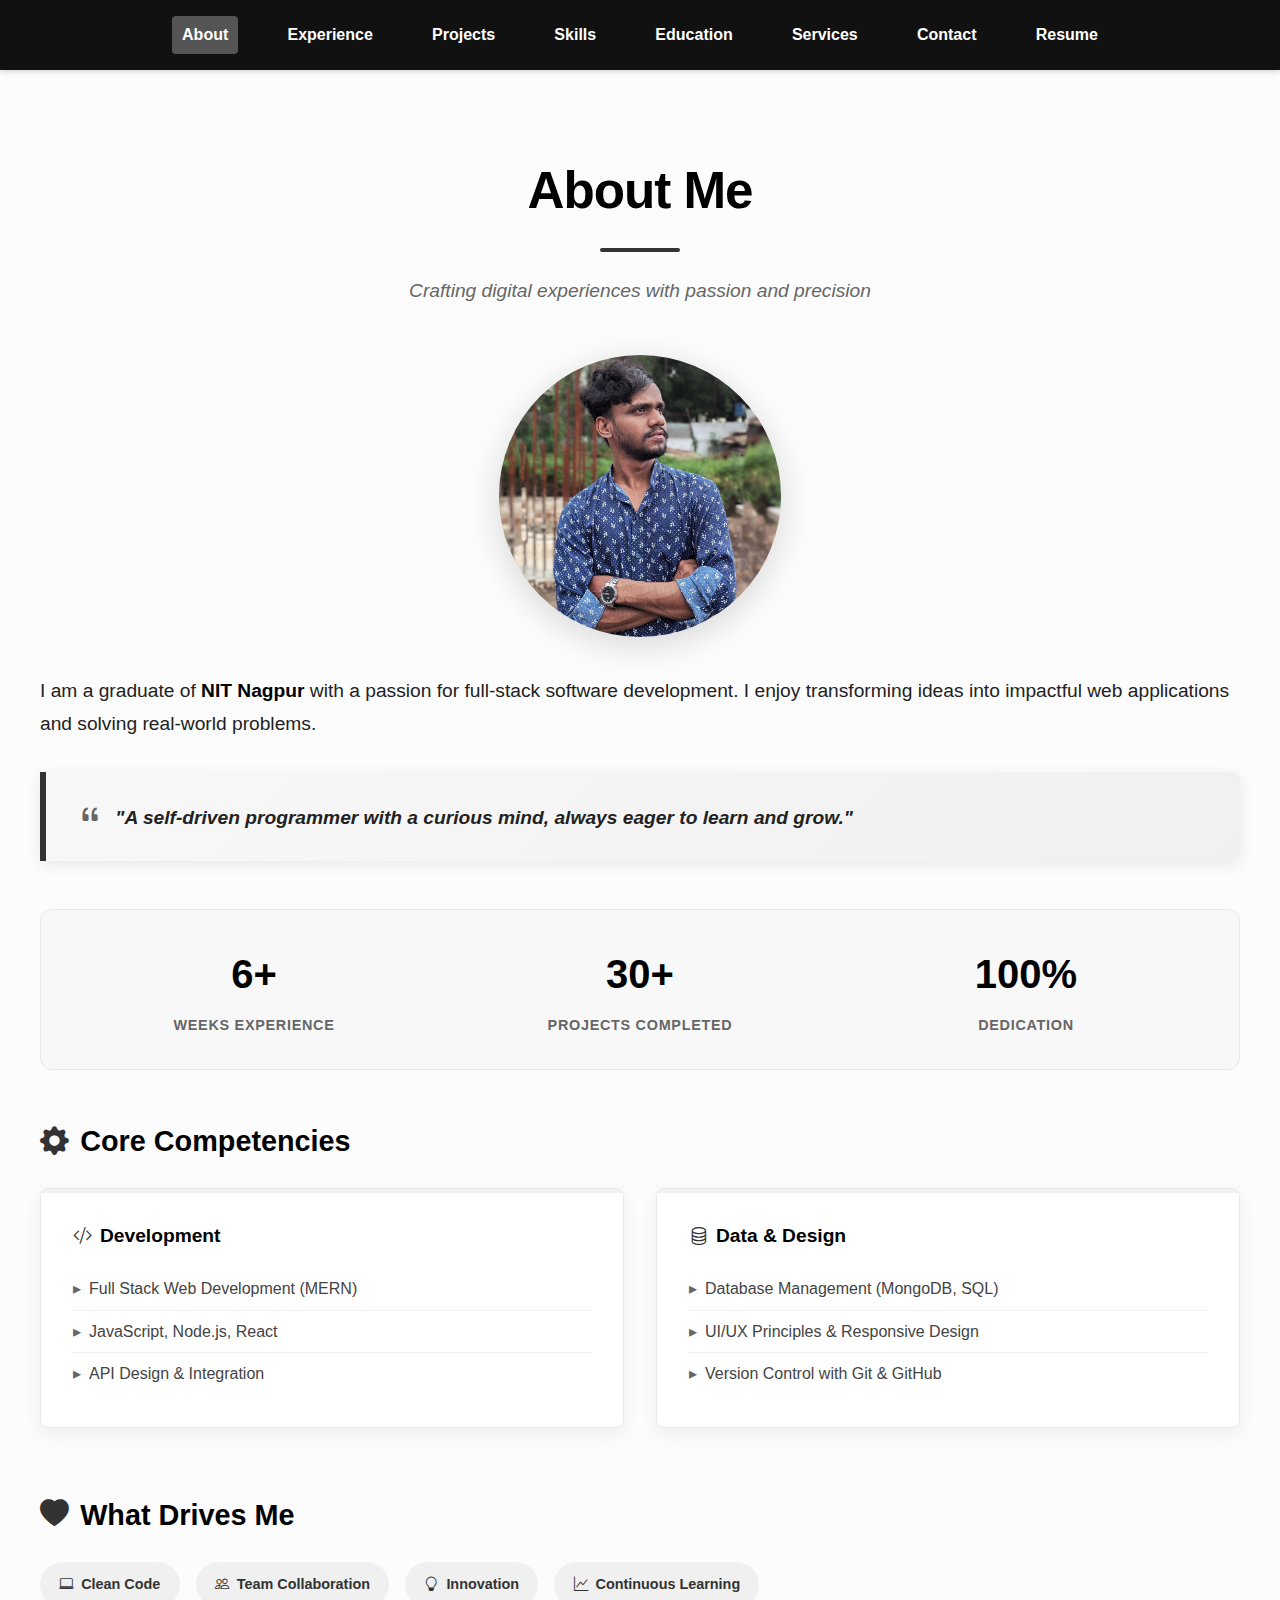
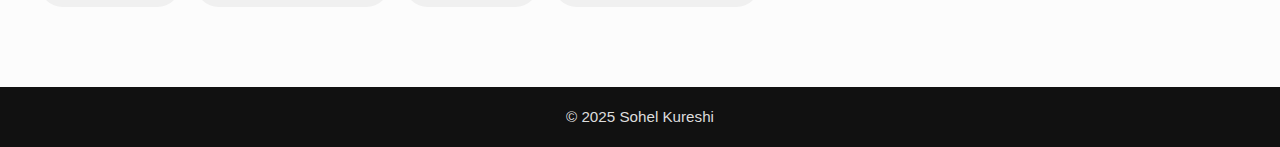
<file: index.html>
<!DOCTYPE html>
<html lang="en">
<head>
  <meta charset="utf-8" />
  <meta name="viewport" content="width=device-width, initial-scale=1" />
  <title>Sohel Kureshi — Software Engineer & Full-Stack Developer | Portfolio</title>

  <!-- SEO Meta Tags -->
  <meta name="description" content="Sohel Kureshi — Full-Stack Developer (MERN/TypeScript), graduated from VNIT Nagpur. Explore my projects, experience, skills, and contact details." />
  <meta name="robots" content="index, follow" />
  <link rel="canonical" href="https://sohelkureshi.github.io/me/" />

  <!-- Open Graph Meta (Google/LinkedIn/AI Previews) -->
  <meta property="og:type" content="website" />
  <meta property="og:title" content="Sohel Kureshi — Software Engineer & Full-Stack Developer" />
  <meta property="og:description" content="Portfolio of Sohel Kureshi — Full-Stack Developer (MERN, TypeScript), graduated from VNIT Nagpur. View projects, skills, and experience." />
  <meta property="og:url" content="https://sohelkureshi.github.io/me/" />
  <meta property="og:site_name" content="Sohel Kureshi" />
  <meta property="og:image" content="https://sohelkureshi.github.io/me/assets/images/sohel_image.jpg" />
  <meta property="og:image:alt" content="Sohel Kureshi — profile" />

  <!-- Favicon -->
  <link rel="icon" type="image/png" sizes="64x64" href="assets/images/favicon/icons8-portfolio-32.png" />

  <!-- Resource hints -->
  <link rel="preconnect" href="https://cdn.jsdelivr.net" crossorigin />
  <link rel="dns-prefetch" href="https://cdn.jsdelivr.net" />

  <!-- Critical/base CSS -->
  <link rel="preload" href="css/base.css" as="style" />
  <link rel="stylesheet" href="css/base.css" />

  <!-- Page CSS -->
  <link rel="stylesheet" href="css/about.css" />
  <link rel="stylesheet" href="css/experience.css" />
  <link rel="stylesheet" href="css/projects.css" />
  <link rel="stylesheet" href="css/skills.css" />
  <link rel="stylesheet" href="css/education.css" />
  <link rel="stylesheet" href="css/services.css" />
  <link rel="stylesheet" href="css/contact.css" />
  <link rel="stylesheet" href="css/resume.css" />

  <!-- Bootstrap Icons -->
  <link rel="stylesheet" href="https://cdn.jsdelivr.net/npm/bootstrap-icons@1.10.5/font/bootstrap-icons.css" />

  <!-- Minimal transitions -->
  <style>
    html:not(.css-ready) { visibility: hidden; }
    #main-content { transition: opacity 0.3s ease; min-height: 400px; }
    .loading-state { opacity: 0.5; pointer-events: none; }
    .fade-out { opacity: 0; }
    .fade-in { opacity: 1; }
  </style>

  <!-- Structured Data (JSON-LD for SEO + AI Knowledge Panels) -->
  <script type="application/ld+json">
  {
  "@context": "https://schema.org",
  "@graph": [
    {
      "@type": "Person",
      "@id": "https://sohelkureshi.github.io/me/#person",
      "name": "Sohel Kureshi",
      "url": "https://sohelkureshi.github.io/me/",
      "email": "mailto:sohelkureshi138@gmail.com",
      "sameAs": [
        "https://github.com/sohelkureshi",
        "https://www.linkedin.com/in/sohelkureshi/",
        "https://leetcode.com/u/sohelkureshi/"
      ],
      "image": "https://sohelkureshi.github.io/me/assets/images/sohel_image.jpg",
      "jobTitle": "Software Engineer",
      "alumniOf": {
        "@type": "CollegeOrUniversity",
        "name": "Visvesvaraya National Institute of Technology, Nagpur (VNIT Nagpur)"
      },
      "description": "Full-Stack developer (MERN, TypeScript), graduated from VNIT Nagpur. I build reliable web apps, optimize performance, and collaborate on product-focused projects.",
      "knowsAbout": ["JavaScript","Node.js","React","TypeScript","MongoDB","Web Performance"]
    },
    {
      "@type": "WebSite",
      "@id": "https://sohelkureshi.github.io/me/#website",
      "url": "https://sohelkureshi.github.io/me/",
      "name": "Sohel Kureshi — Portfolio",
      "publisher": { "@id": "https://sohelkureshi.github.io/me/#person" }
    },
    {
      "@type": "WebPage",
      "@id": "https://sohelkureshi.github.io/me/#webpage",
      "url": "https://sohelkureshi.github.io/me/",
      "name": "Sohel Kureshi — Portfolio",
      "isPartOf": { "@id": "https://sohelkureshi.github.io/me/#website" },
      "about": { "@id": "https://sohelkureshi.github.io/me/#person" }
    }
  ]
}
  </script>

  <!-- Reveal only after styles load -->
  <script>
    (function () {
      function revealWhenStylesReady() {
        const links = Array.from(document.querySelectorAll('link[rel="stylesheet"]'));
        const linkPromises = links.map(link => new Promise(resolve => {
          if (link.sheet) return resolve();
          link.addEventListener('load', resolve, { once: true });
          link.addEventListener('error', resolve, { once: true });
        }));
        const fontsReady = (document.fonts && document.fonts.ready) ? document.fonts.ready : Promise.resolve();
        Promise.all([...linkPromises, fontsReady]).then(() => {
          document.documentElement.classList.add('css-ready');
        });
      }
      if (document.readyState === 'loading') {
        document.addEventListener('DOMContentLoaded', revealWhenStylesReady);
      } else {
        revealWhenStylesReady();
      }
    })();
  </script>

  <noscript><style>html { visibility: visible; }</style></noscript>
</head>
<body>
  <nav>
    <div class="nav-toggle" id="nav-toggle">
      <i class="bi bi-list"></i>
    </div>

    <ul class="nav-menu" id="nav-menu">
      <li><a href="#" data-page="about.html" class="nav-link active">About</a></li>
      <li><a href="#" data-page="experience.html" class="nav-link">Experience</a></li>
      <li><a href="#" data-page="projects.html" class="nav-link">Projects</a></li>
      <li><a href="#" data-page="skills.html" class="nav-link">Skills</a></li>
      <li><a href="#" data-page="education.html" class="nav-link">Education</a></li>
      <li><a href="#" data-page="services.html" class="nav-link">Services</a></li>
      <li><a href="#" data-page="contact.html" class="nav-link">Contact</a></li>
      <li><a href="#" data-page="resume.html" class="nav-link">Resume</a></li>
    </ul>
  </nav>

  <main id="main-content" class="fade-in">
    <!-- Content will be loaded dynamically -->
  </main>

  <footer>
    &copy; 2025 Sohel Kureshi
  </footer>

  <!-- Your existing JS (unchanged) -->
  <script>
    let isLoading = false;
    let currentPage = '';

    const navToggle = document.getElementById('nav-toggle');
    const navMenu = document.getElementById('nav-menu');

    navToggle.addEventListener('click', () => {
      const willShow = !navMenu.classList.contains('show-menu');
      navMenu.classList.toggle('show-menu', willShow);
      document.body.classList.toggle('menu-open', willShow);
      const icon = navToggle.querySelector('i');
      if (icon) icon.className = willShow ? 'bi bi-x' : 'bi bi-list';
    });

    document.addEventListener('click', (e) => {
      if (!navToggle.contains(e.target) && !navMenu.contains(e.target)) {
        navMenu.classList.remove('show-menu');
        document.body.classList.remove('menu-open');
        const icon = navToggle.querySelector('i');
        if (icon) icon.className = 'bi bi-list';
      }
    });

    const links = document.querySelectorAll('nav a.nav-link');
    const mainContent = document.getElementById('main-content');

    function loadPage(page, linkElement) {
      if (isLoading || currentPage === page) return;
      isLoading = true;
      currentPage = page;
      mainContent.classList.add('loading-state');
      mainContent.classList.remove('fade-in');
      mainContent.classList.add('fade-out');

      setTimeout(() => {
        fetch(page)
          .then(response => {
            if (!response.ok) throw new Error('Page not found');
            return response.text();
          })
          .then(data => {
            mainContent.innerHTML = data;
            window.scrollTo(0, 0);
            links.forEach(link => link.classList.remove('active'));
            if (linkElement) linkElement.classList.add('active');
            navMenu.classList.remove('show-menu');
            document.body.classList.remove('menu-open');
            const icon = navToggle.querySelector('i');
            if (icon) icon.className = 'bi bi-list';
            mainContent.classList.remove('fade-out', 'loading-state');
            mainContent.classList.add('fade-in');
            attachDynamicEventListeners();
            isLoading = false;
          })
          .catch(() => {
            mainContent.innerHTML = '<p>Sorry, the content could not be loaded.</p>';
            mainContent.classList.remove('fade-out', 'loading-state');
            mainContent.classList.add('fade-in');
            isLoading = false;
            currentPage = '';
          });
      }, 150);
    }

    function attachDynamicEventListeners() {
      const dynamicLinks = document.querySelectorAll('[data-page]');
      dynamicLinks.forEach(link => {
        link.removeEventListener('click', handleDynamicClick);
        link.addEventListener('click', handleDynamicClick);
      });
    }

    function handleDynamicClick(e) {
      e.preventDefault();
      const page = this.getAttribute('data-page');
      if (page && !isLoading) {
        loadPage(page, null);
      }
    }

    links.forEach(link => {
      link.addEventListener('click', e => {
        e.preventDefault();
        const page = link.getAttribute('data-page');
        if (page && !isLoading) {
          loadPage(page, link);
        }
      });
    });

    window.addEventListener('DOMContentLoaded', () => {
      const aboutLink = document.querySelector('a[data-page="about.html"]');
      isLoading = true;
      currentPage = 'about.html';
      fetch('about.html')
        .then(response => {
          if (!response.ok) throw new Error('Page not found');
          return response.text();
        })
        .then(data => {
          mainContent.innerHTML = data;
          if (aboutLink) aboutLink.classList.add('active');
          attachDynamicEventListeners();
          isLoading = false;
        })
        .catch(() => {
          mainContent.innerHTML = '<p>Welcome! Please navigate using the menu above.</p>';
          isLoading = false;
          currentPage = '';
        });
    });

    document.addEventListener('click', (e) => {
      if (isLoading && e.target.hasAttribute('data-page')) {
        e.preventDefault();
        e.stopPropagation();
        return false;
      }
    }, true);
  </script>
</body>
</html>



<!-- for future

{
  "@context": "https://schema.org",
  "@graph": [
    {
      "@type": "Person",
      "@id": "https://sohelkureshi.github.io/me/#person",
      "name": "Sohel Kureshi",
      "givenName": "Sohel",
      "familyName": "Kureshi",
      "url": "https://sohelkureshi.github.io/me/",
      "email": "mailto:sohelkureshi138@gmail.com",
      "telephone": "+91-YOUR-NUMBER",
      "sameAs": [
        "https://github.com/sohelkureshi",
        "https://www.linkedin.com/in/sohelkureshi/",
        "https://leetcode.com/u/sohelkureshi/"
      ],
      "image": {
        "@type": "ImageObject",
        "url": "https://sohelkureshi.github.io/me/assets/images/sohel_image.jpg",
        "caption": "Sohel Kureshi - Software Engineer"
      },
      "jobTitle": "Software Engineer",
      "worksFor": {
        "@type": "Organization",
        "name": "Freelance / Open to Opportunities"
      },
      "alumniOf": {
        "@type": "CollegeOrUniversity",
        "name": "Visvesvaraya National Institute of Technology, Nagpur",
        "alternateName": "VNIT Nagpur",
        "url": "http://vnit.ac.in/"
      },
      "address": {
        "@type": "PostalAddress",
        "addressLocality": "Nagpur",
        "addressRegion": "Maharashtra",
        "addressCountry": "IN"
      },
      "description": "Full-Stack Software Engineer specializing in MERN stack and TypeScript. Graduate of VNIT Nagpur with expertise in building scalable web applications, performance optimization, and modern JavaScript frameworks.",
      "knowsAbout": [
        "JavaScript",
        "TypeScript",
        "Node.js",
        "React",
        "MongoDB",
        "Express.js",
        "MERN Stack",
        "Web Development",
        "Full Stack Development",
        "REST APIs",
        "Web Performance Optimization",
        "Responsive Design",
        "Git",
        "Agile Development"
      ],
      "knowsLanguage": ["en", "hi"],
      "hasCredential": {
        "@type": "EducationalOccupationalCredential",
        "credentialCategory": "degree",
        "educationalLevel": "Bachelor's Degree",
        "name": "B.Tech from VNIT Nagpur"
      }
    },
    {
      "@type": "WebSite",
      "@id": "https://sohelkureshi.github.io/me/#website",
      "url": "https://sohelkureshi.github.io/me/",
      "name": "Sohel Kureshi — Portfolio",
      "description": "Professional portfolio showcasing projects, experience, and skills of Sohel Kureshi, Full-Stack Software Engineer",
      "publisher": { "@id": "https://sohelkureshi.github.io/me/#person" },
      "potentialAction": {
        "@type": "SearchAction",
        "target": "https://sohelkureshi.github.io/me/?q={search_term_string}",
        "query-input": "required name=search_term_string"
      }
    },
    {
      "@type": "WebPage",
      "@id": "https://sohelkureshi.github.io/me/#webpage",
      "url": "https://sohelkureshi.github.io/me/",
      "name": "Sohel Kureshi — Software Engineer Portfolio",
      "datePublished": "2025-01-01",
      "dateModified": "2025-11-05",
      "isPartOf": { "@id": "https://sohelkureshi.github.io/me/#website" },
      "about": { "@id": "https://sohelkureshi.github.io/me/#person" },
      "primaryImageOfPage": {
        "@type": "ImageObject",
        "url": "https://sohelkureshi.github.io/me/assets/images/sohel_image.jpg"
      },
      "breadcrumb": {
        "@type": "BreadcrumbList",
        "itemListElement": [
          {
            "@type": "ListItem",
            "position": 1,
            "name": "Home",
            "item": "https://sohelkureshi.github.io/me/"
          }
        ]
      }
    },
    {
      "@type": "ProfilePage",
      "@id": "https://sohelkureshi.github.io/me/#profilepage",
      "url": "https://sohelkureshi.github.io/me/",
      "name": "Sohel Kureshi - Professional Profile",
      "mainEntity": { "@id": "https://sohelkureshi.github.io/me/#person" }
    }
  ]
} -->
</file>
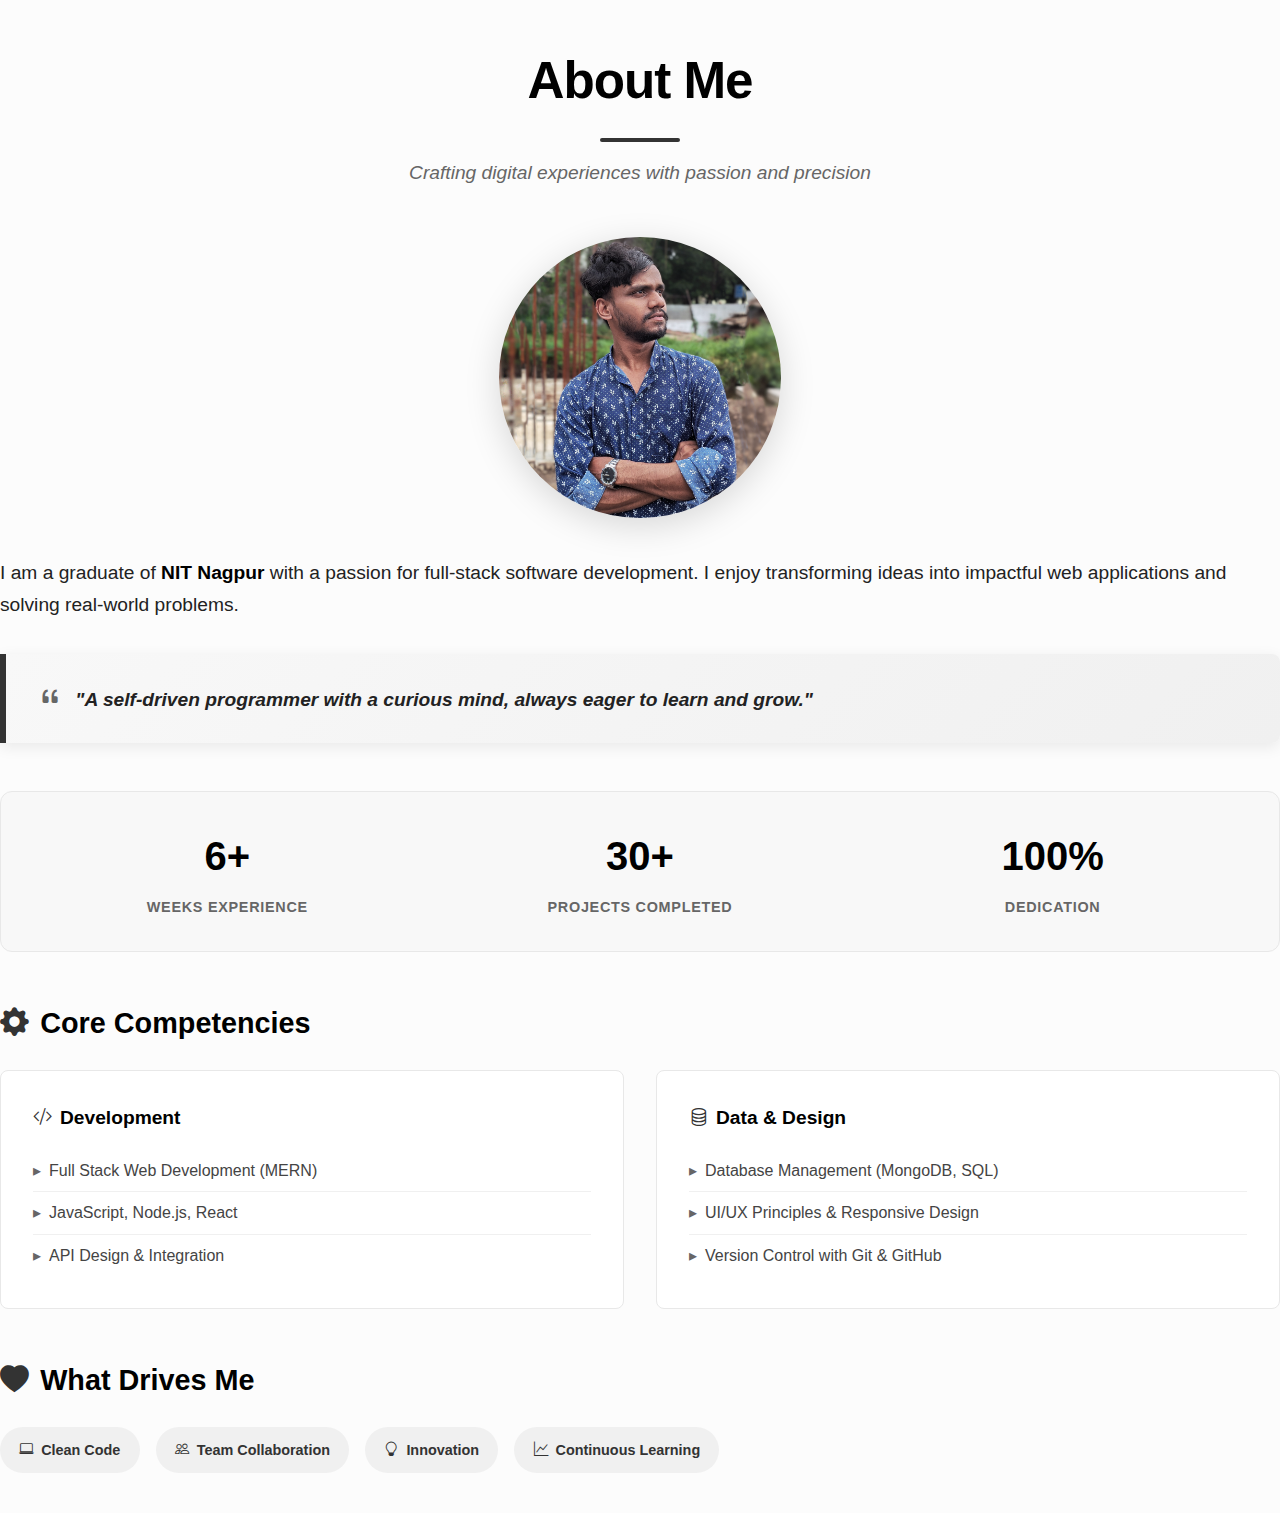
<file: about.html>
<!DOCTYPE html>
<html lang="en">

<head>
  <meta charset="UTF-8" />
  <meta name="viewport" content="width=device-width, initial-scale=1" />
  <title>About | Sohel Kureshi</title>
  <link rel="stylesheet" href="css/base.css" />
  <link rel="stylesheet" href="css/about.css" />
  
  <!-- Bootstrap Icons -->
  <link rel="stylesheet" href="https://cdn.jsdelivr.net/npm/bootstrap-icons@1.10.5/font/bootstrap-icons.css" />
</head>

<body>
  <main id="main-content">
    <section class="about-section">
      <h2>About Me</h2>
      <p class="section-subtitle">Crafting digital experiences with passion and precision</p>

      <div class="about-content">
        <div class="photo-container" tabindex="0">
          <img src="assets/images/profile.jpg" alt="Sohel Kureshi" />
          <div class="photo-overlay">
            <i class="bi bi-person-circle"></i>
          </div>
        </div>

        <div class="about-text">
          <div class="intro-text">
            <p>
              I am a graduate of <strong>NIT Nagpur</strong> with a passion for full-stack software development.
              I enjoy transforming ideas into impactful web applications and solving real-world problems.
            </p>

            <p class="callout">
              <i class="bi bi-quote"></i>
              "A self-driven programmer with a curious mind, always eager to learn and grow."
            </p>
          </div>

          <div class="stats-grid">
            <div class="stat-item">
              <div class="stat-number">6+</div>
              <div class="stat-label">Weeks Experience</div>
            </div>
            <div class="stat-item">
              <div class="stat-number">30+</div>
              <div class="stat-label">Projects Completed</div>
            </div>
            <div class="stat-item">
              <div class="stat-number">100%</div>
              <div class="stat-label">Dedication</div>
            </div>
          </div>

          <div class="skills-section">
            <h3><i class="bi bi-gear-fill"></i> Core Competencies</h3>
            <div class="skills-grid">
              <div class="skill-category">
                <h4><i class="bi bi-code-slash"></i> Development</h4>
                <ul class="skills-list">
                  <li>Full Stack Web Development (MERN)</li>
                  <li>JavaScript, Node.js, React</li>
                  <li>API Design & Integration</li>
                </ul>
              </div>
              <div class="skill-category">
                <h4><i class="bi bi-database"></i> Data & Design</h4>
                <ul class="skills-list">
                  <li>Database Management (MongoDB, SQL)</li>
                  <li>UI/UX Principles & Responsive Design</li>
                  <li>Version Control with Git & GitHub</li>
                </ul>
              </div>
            </div>
          </div>

          <div class="interests-section">
            <h3><i class="bi bi-heart-fill"></i> What Drives Me</h3>
            <div class="interests-tags">
              <span class="interest-tag"><i class="bi bi-laptop"></i> Clean Code</span>
              <span class="interest-tag"><i class="bi bi-people"></i> Team Collaboration</span>
              <span class="interest-tag"><i class="bi bi-lightbulb"></i> Innovation</span>
              <span class="interest-tag"><i class="bi bi-graph-up"></i> Continuous Learning</span>
            </div>
          </div>

        </div>
      </div>

    </section>
  </main>

</body>

</html>
</file>
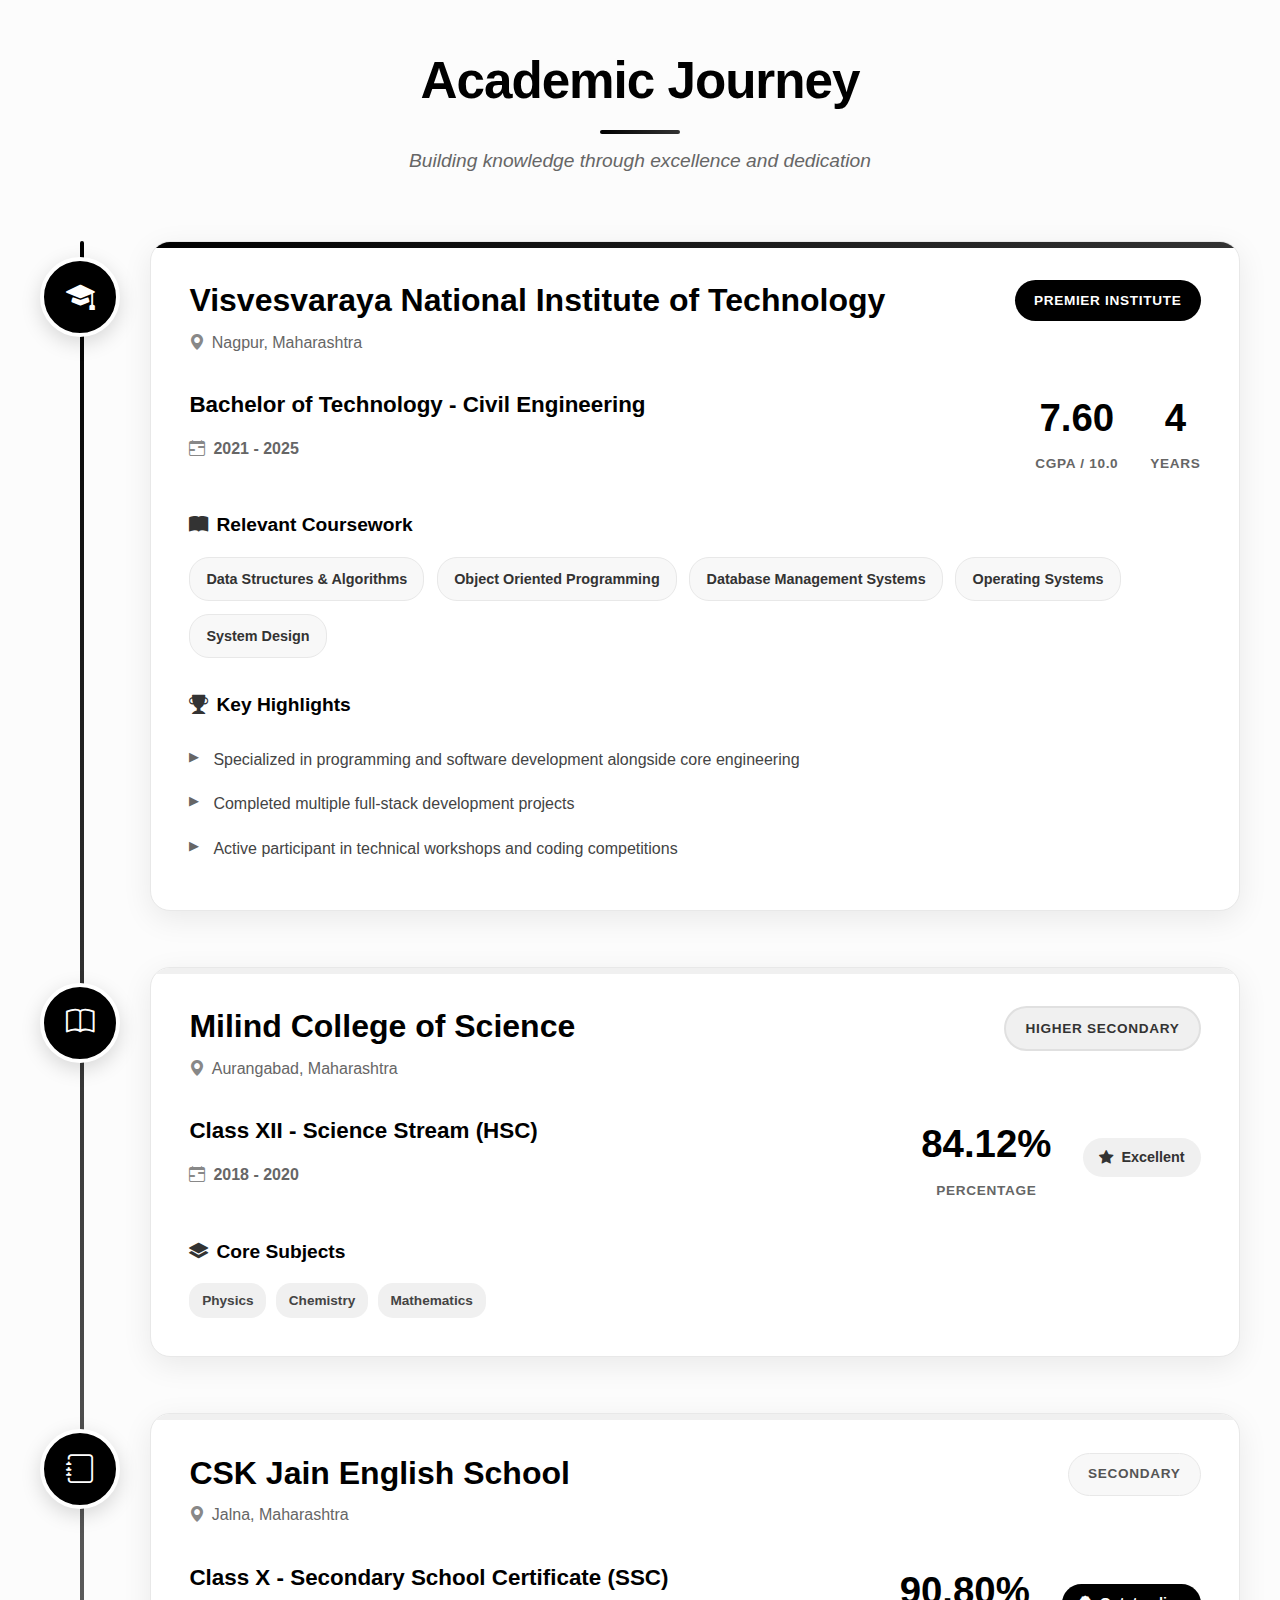
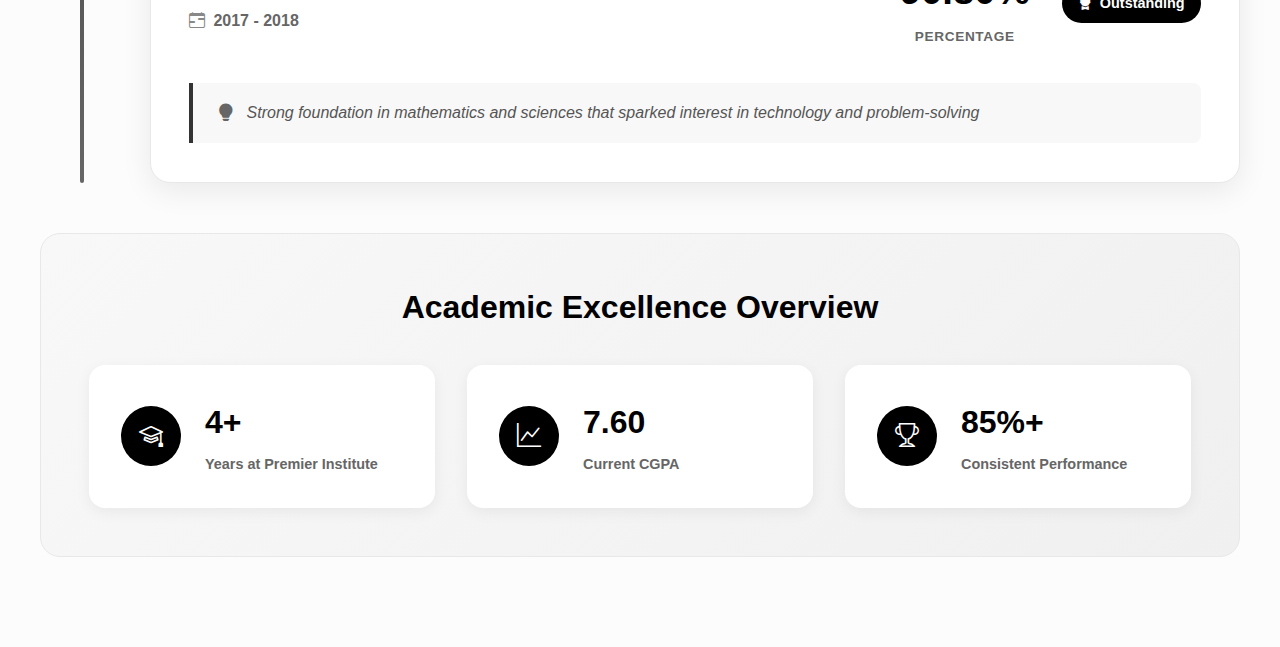
<file: education.html>
<!DOCTYPE html>
<html lang="en">

<head>
  <meta charset="UTF-8" />
  <meta name="viewport" content="width=device-width, initial-scale=1" />
  <title>Education | Sohel Kureshi</title>
  <link rel="stylesheet" href="css/base.css" />
  <link rel="stylesheet" href="css/education.css" />
  
  <!-- Bootstrap Icons -->
  <link rel="stylesheet" href="https://cdn.jsdelivr.net/npm/bootstrap-icons@1.10.5/font/bootstrap-icons.css" />
</head>

<body>
  <main id="main-content">
    <section id="education">
      <div class="education-header">
        <h2>Academic Journey</h2>
        <p class="education-subtitle">Building knowledge through excellence and dedication</p>
      </div>

      <div class="education-timeline">
        
        <!-- NIT Nagpur - Featured -->
        <div class="timeline-item featured" tabindex="0">
          <div class="timeline-marker">
            <i class="bi bi-mortarboard-fill"></i>
          </div>
          <div class="education-content">
            <div class="institution-header">
              <div class="institution-info">
                <h3>Visvesvaraya National Institute of Technology</h3>
                <div class="location"><i class="bi bi-geo-alt-fill"></i> Nagpur, Maharashtra</div>
              </div>
              <div class="degree-badge premier">
                <span class="badge-text">Premier Institute</span>
              </div>
            </div>
            
            <div class="degree-details">
              <div class="degree-info">
                <h4>Bachelor of Technology - Civil Engineering</h4>
                <div class="duration">
                  <i class="bi bi-calendar-range"></i>
                  <span>2021 - 2025</span>
                </div>
              </div>
              
              <div class="performance-metrics">
                <div class="metric-item">
                  <div class="metric-value">7.60</div>
                  <div class="metric-label">CGPA / 10.0</div>
                </div>
                <div class="metric-item">
                  <div class="metric-value">4</div>
                  <div class="metric-label">Years</div>
                </div>
              </div>
            </div>

            <div class="coursework-section">
              <h5><i class="bi bi-book-fill"></i> Relevant Coursework</h5>
              <div class="course-tags">
                <span class="course-tag programming">Data Structures & Algorithms</span>
                <span class="course-tag programming">Object Oriented Programming</span>
                <span class="course-tag systems">Database Management Systems</span>
                <span class="course-tag systems">Operating Systems</span>
                <span class="course-tag design">System Design</span>
              </div>
            </div>

            <div class="achievements">
              <h5><i class="bi bi-trophy-fill"></i> Key Highlights</h5>
              <ul class="achievement-list">
                <li>Specialized in programming and software development alongside core engineering</li>
                <li>Completed multiple full-stack development projects</li>
                <li>Active participant in technical workshops and coding competitions</li>
              </ul>
            </div>
          </div>
        </div>

        <!-- HSC -->
        <div class="timeline-item" tabindex="0">
          <div class="timeline-marker">
            <i class="bi bi-book"></i>
          </div>
          <div class="education-content">
            <div class="institution-header">
              <div class="institution-info">
                <h3>Milind College of Science</h3>
                <div class="location"><i class="bi bi-geo-alt-fill"></i> Aurangabad, Maharashtra</div>
              </div>
              <div class="degree-badge intermediate">
                <span class="badge-text">Higher Secondary</span>
              </div>
            </div>
            
            <div class="degree-details">
              <div class="degree-info">
                <h4>Class XII - Science Stream (HSC)</h4>
                <div class="duration">
                  <i class="bi bi-calendar-range"></i>
                  <span>2018 - 2020</span>
                </div>
              </div>
              
              <div class="performance-metrics">
                <div class="metric-item">
                  <div class="metric-value">84.12%</div>
                  <div class="metric-label">Percentage</div>
                </div>
                <div class="grade-indicator excellent">
                  <i class="bi bi-star-fill"></i>
                  <span>Excellent</span>
                </div>
              </div>
            </div>

            <div class="subjects-focus">
              <h5><i class="bi bi-layers-fill"></i> Core Subjects</h5>
              <div class="subject-list">
                <span class="subject-item">Physics</span>
                <span class="subject-item">Chemistry</span>
                <span class="subject-item">Mathematics</span>
              </div>
            </div>
          </div>
        </div>

        <!-- SSC -->
        <div class="timeline-item" tabindex="0">
          <div class="timeline-marker">
            <i class="bi bi-journal"></i>
          </div>
          <div class="education-content">
            <div class="institution-header">
              <div class="institution-info">
                <h3>CSK Jain English School</h3>
                <div class="location"><i class="bi bi-geo-alt-fill"></i> Jalna, Maharashtra</div>
              </div>
              <div class="degree-badge foundation">
                <span class="badge-text">Secondary</span>
              </div>
            </div>
            
            <div class="degree-details">
              <div class="degree-info">
                <h4>Class X - Secondary School Certificate (SSC)</h4>
                <div class="duration">
                  <i class="bi bi-calendar-range"></i>
                  <span>2017 - 2018</span>
                </div>
              </div>
              
              <div class="performance-metrics">
                <div class="metric-item">
                  <div class="metric-value">90.80%</div>
                  <div class="metric-label">Percentage</div>
                </div>
                <div class="grade-indicator outstanding">
                  <i class="bi bi-award-fill"></i>
                  <span>Outstanding</span>
                </div>
              </div>
            </div>

            <div class="foundation-note">
              <p><i class="bi bi-lightbulb-fill"></i> Strong foundation in mathematics and sciences that sparked interest in technology and problem-solving</p>
            </div>
          </div>
        </div>

      </div>

      <!-- Education Summary -->
      <div class="education-summary">
        <h3>Academic Excellence Overview</h3>
        <div class="summary-stats">
          <div class="stat-card">
            <div class="stat-icon"><i class="bi bi-mortarboard"></i></div>
            <div class="stat-content">
              <div class="stat-number">4+</div>
              <div class="stat-label">Years at Premier Institute</div>
            </div>
          </div>
          <div class="stat-card">
            <div class="stat-icon"><i class="bi bi-graph-up"></i></div>
            <div class="stat-content">
              <div class="stat-number">7.60</div>
              <div class="stat-label">Current CGPA</div>
            </div>
          </div>
          <div class="stat-card">
            <div class="stat-icon"><i class="bi bi-trophy"></i></div>
            <div class="stat-content">
              <div class="stat-number">85%+</div>
              <div class="stat-label">Consistent Performance</div>
            </div>
          </div>
        </div>
      </div>

    </section>
  </main>

  <script src="js/education.js"></script>
</body>

</html>
</file>
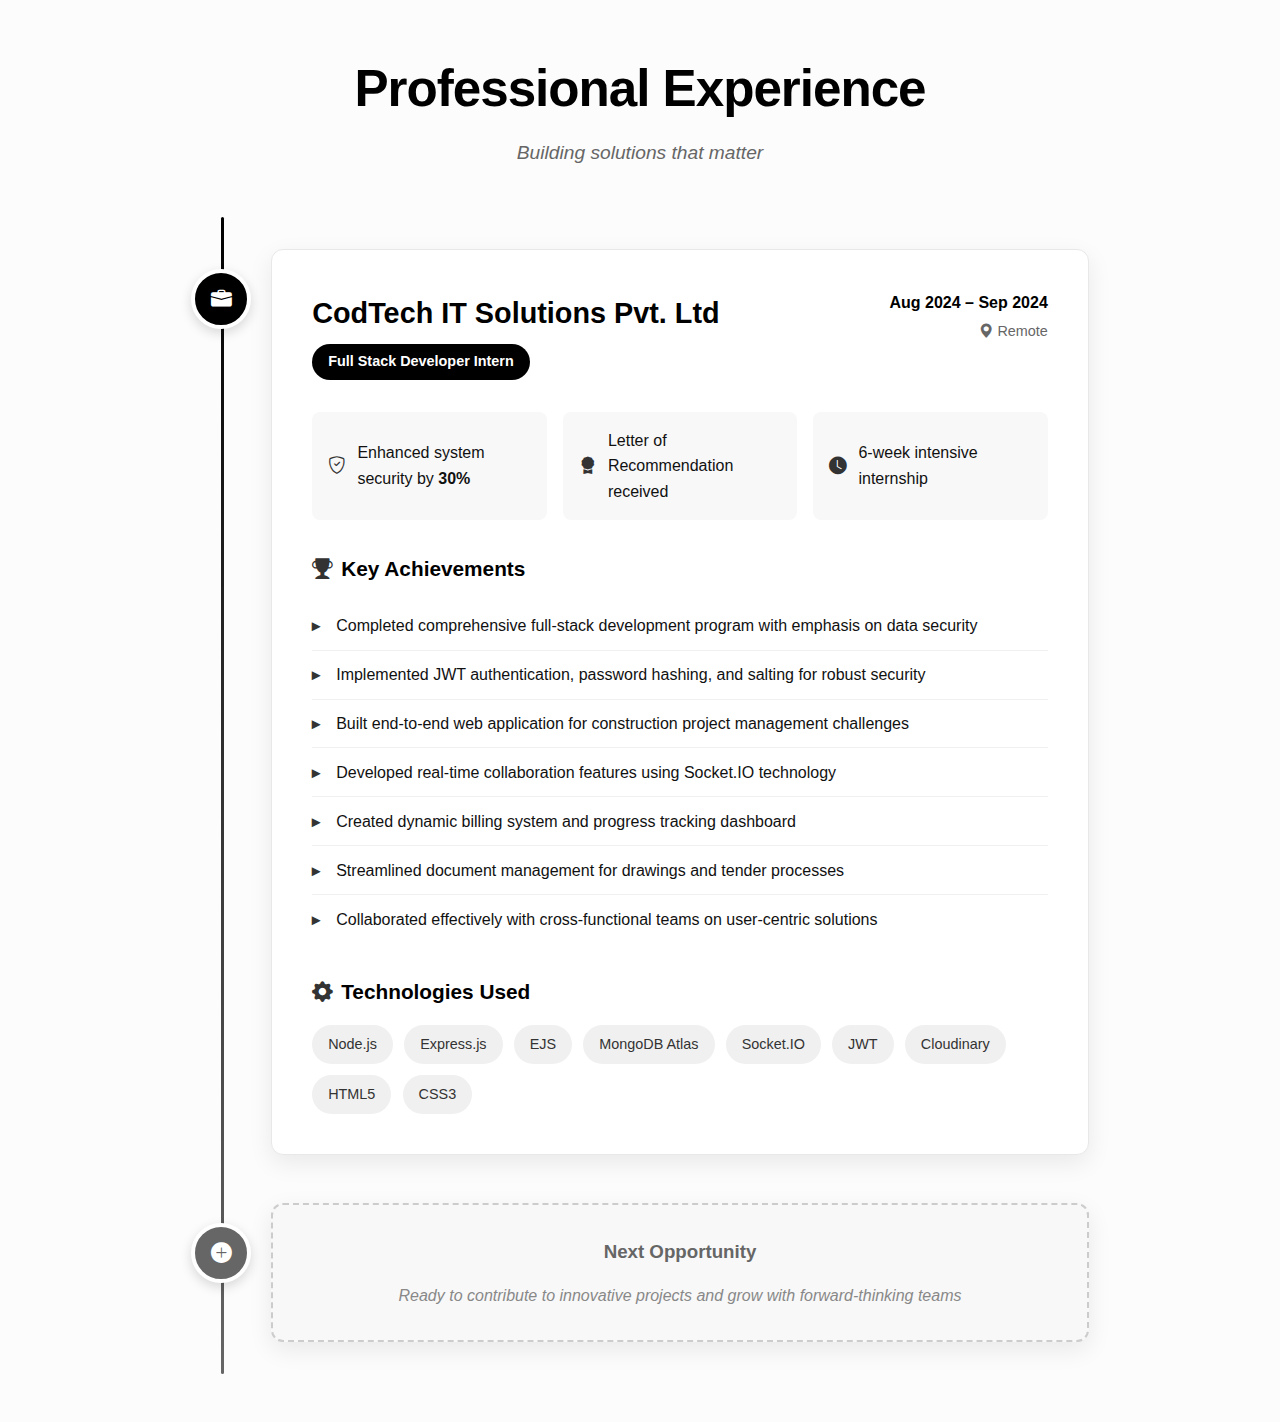
<file: experience.html>
<!DOCTYPE html>
<html lang="en">

<head>
  <meta charset="UTF-8" />
  <meta name="viewport" content="width=device-width, initial-scale=1" />
  <title>Experience | Sohel Kureshi</title>
  <link rel="stylesheet" href="css/base.css" />
  <link rel="stylesheet" href="css/experience.css" />
  
  <!-- Bootstrap Icons -->
  <link rel="stylesheet" href="https://cdn.jsdelivr.net/npm/bootstrap-icons@1.10.5/font/bootstrap-icons.css" />
</head>

<body>
  <main id="main-content">
    <section id="experience">
      <h2>Professional Experience</h2>
      <p class="section-subtitle">Building solutions that matter</p>

      <div class="timeline">
        <div class="experience-item" tabindex="0">
          <div class="timeline-marker">
            <i class="bi bi-briefcase-fill"></i>
          </div>
          
          <div class="experience-card">
            <div class="experience-header">
              <div class="company-info">
                <h3>CodTech IT Solutions Pvt. Ltd</h3>
                <div class="role-badge">Full Stack Developer Intern</div>
              </div>
              <div class="date-location">
                <span class="date">Aug 2024 – Sep 2024</span>
                <span class="location"><i class="bi bi-geo-alt-fill"></i> Remote</span>
              </div>
            </div>

            <div class="experience-content">
              <div class="highlights">
                <div class="highlight-item">
                  <i class="bi bi-shield-check"></i>
                  <span>Enhanced system security by <strong>30%</strong></span>
                </div>
                <div class="highlight-item">
                  <i class="bi bi-award-fill"></i>
                  <span>Letter of Recommendation received</span>
                </div>
                <div class="highlight-item">
                  <i class="bi bi-clock-fill"></i>
                  <span>6-week intensive internship</span>
                </div>
              </div>

              <div class="achievements">
                <h4><i class="bi bi-trophy-fill"></i> Key Achievements</h4>
                <ul>
                  <li>Completed comprehensive full-stack development program with emphasis on data security</li>
                  <li>Implemented JWT authentication, password hashing, and salting for robust security</li>
                  <li>Built end-to-end web application for construction project management challenges</li>
                  <li>Developed real-time collaboration features using Socket.IO technology</li>
                  <li>Created dynamic billing system and progress tracking dashboard</li>
                  <li>Streamlined document management for drawings and tender processes</li>
                  <li>Collaborated effectively with cross-functional teams on user-centric solutions</li>
                </ul>
              </div>

              <div class="tech-stack">
                <h4><i class="bi bi-gear-fill"></i> Technologies Used</h4>
                <div class="tech-tags">
                  <span class="tech-tag">Node.js</span>
                  <span class="tech-tag">Express.js</span>
                  <span class="tech-tag">EJS</span>
                  <span class="tech-tag">MongoDB Atlas</span>
                  <span class="tech-tag">Socket.IO</span>
                  <span class="tech-tag">JWT</span>
                  <span class="tech-tag">Cloudinary</span>
                  <span class="tech-tag">HTML5</span>
                  <span class="tech-tag">CSS3</span>
                </div>
              </div>
            </div>
          </div>
        </div>

        <!-- Placeholder for future experience -->
        <div class="experience-item future" tabindex="0">
          <div class="timeline-marker">
            <i class="bi bi-plus-circle-fill"></i>
          </div>
          <div class="experience-card future-card">
            <h3>Next Opportunity</h3>
            <p>Ready to contribute to innovative projects and grow with forward-thinking teams</p>
          </div>
        </div>
      </div>

    </section>
  </main>

</body>

</html>
</file>
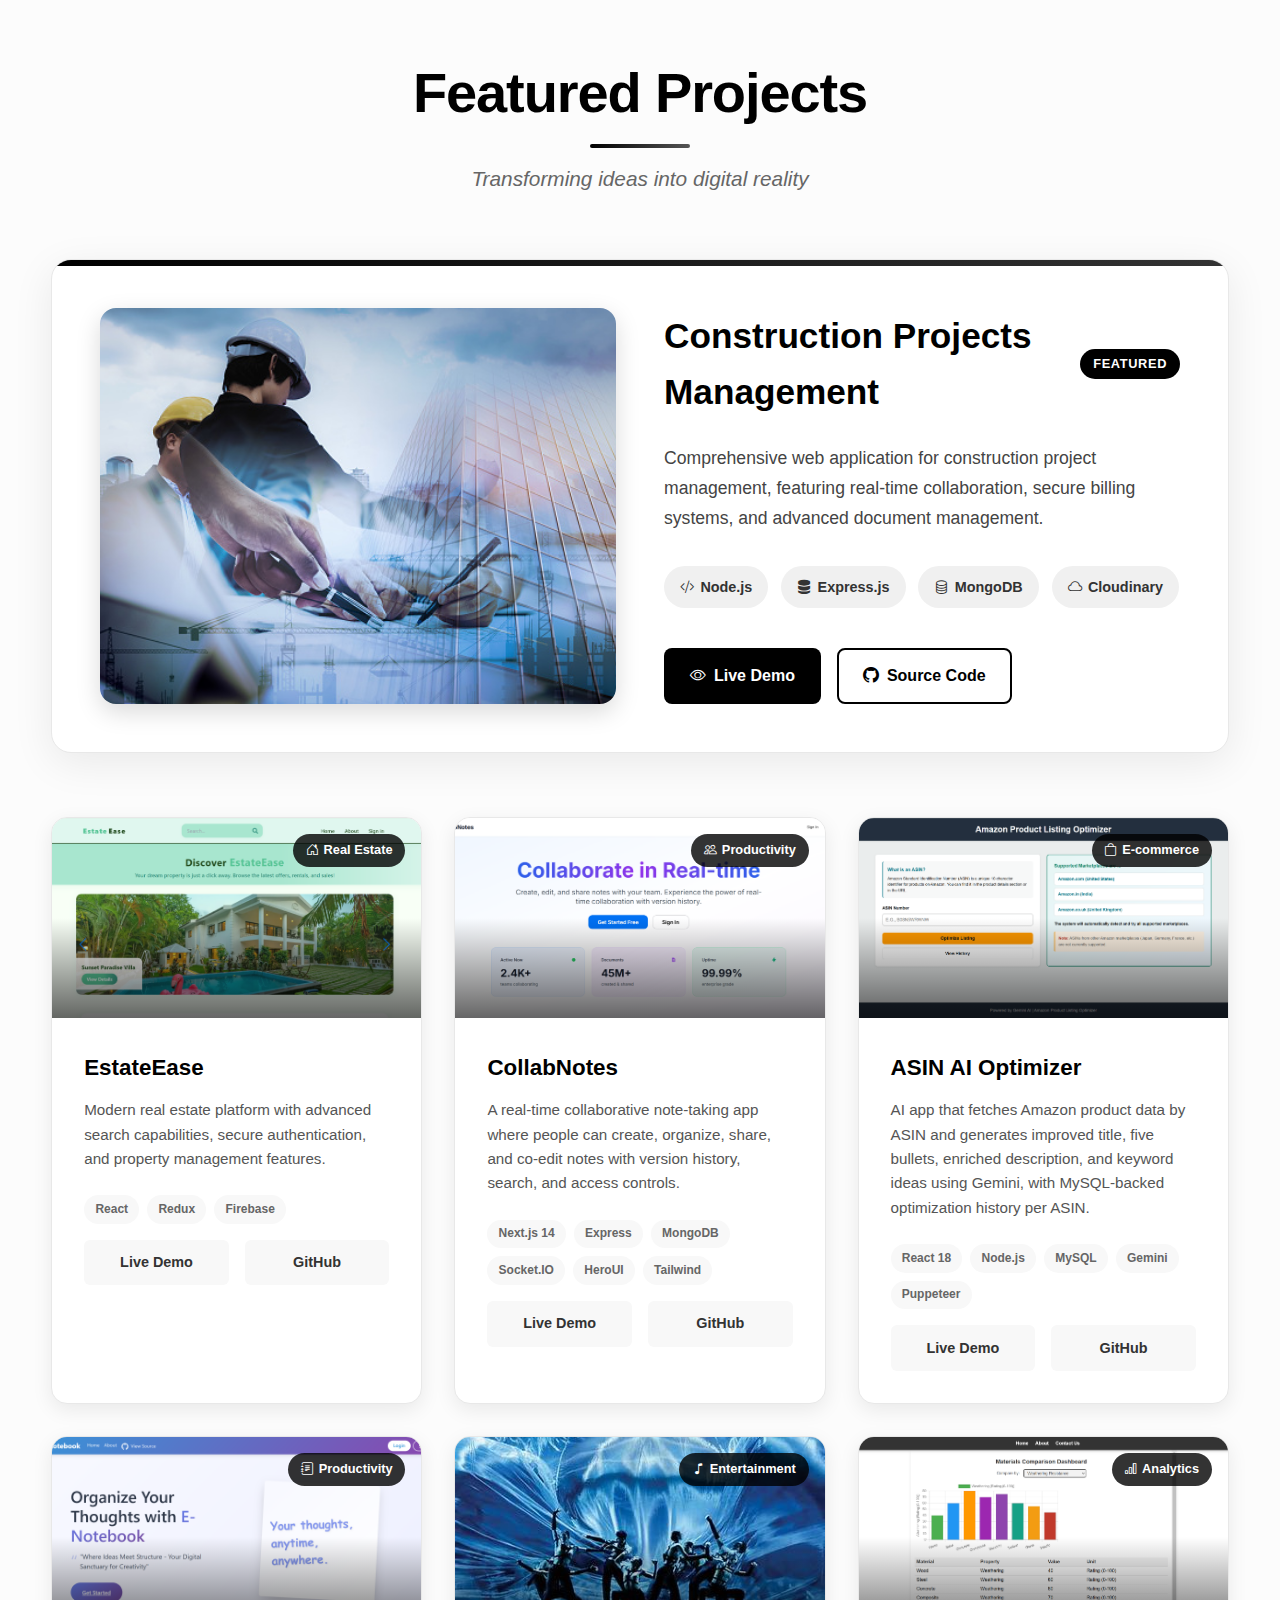
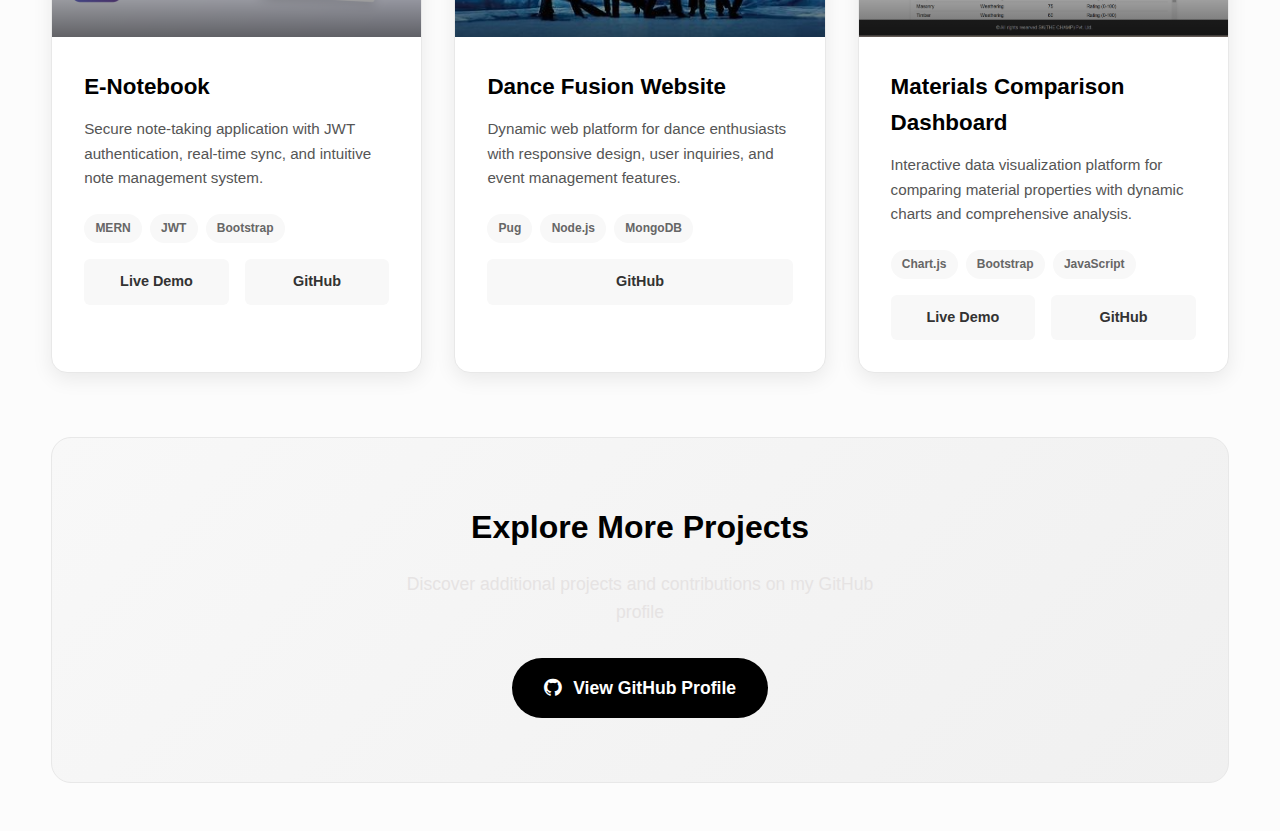
<file: projects.html>
<!DOCTYPE html>
<html lang="en">

<head>
  <meta charset="UTF-8" />
  <meta name="viewport" content="width=device-width, initial-scale=1" />
  <title>Projects | Sohel Kureshi</title>
  <link rel="stylesheet" href="css/base.css" />
  <link rel="stylesheet" href="css/projects.css" />
  
  <!-- Bootstrap Icons -->
  <link rel="stylesheet" href="https://cdn.jsdelivr.net/npm/bootstrap-icons@1.10.5/font/bootstrap-icons.css" />
</head>

<body>
  <main id="main-content">
    <section id="projects">
      <div class="section-header">
        <h2>Featured Projects</h2>
        <p class="section-subtitle">Transforming ideas into digital reality</p>
      </div>

      <div class="projects-showcase">
        
        <!-- Featured Project -->
        <div class="featured-project" tabindex="0">
          <div class="project-image-container">
            <img src="assets/images/proj_construction.jpg" alt="Construction Projects Management" />
            <div class="image-overlay">
              <div class="overlay-content">
                <i class="bi bi-building"></i>
                <span>Full-Stack Application</span>
              </div>
            </div>
          </div>
          <div class="project-content">
            <div class="project-header">
              <h3>Construction Projects Management</h3>
              <div class="project-badge featured">Featured</div>
            </div>
            <p class="project-description">
              Comprehensive web application for construction project management, featuring real-time collaboration, 
              secure billing systems, and advanced document management.
            </p>
            <div class="tech-stack">
              <span class="tech-tag"><i class="bi bi-code-slash"></i>Node.js</span>
              <span class="tech-tag"><i class="bi bi-server"></i>Express.js</span>
              <span class="tech-tag"><i class="bi bi-database"></i>MongoDB</span>
              <span class="tech-tag"><i class="bi bi-cloud"></i>Cloudinary</span>
            </div>
            <div class="project-actions">
              <a href="https://construction-projects-mgmt.onrender.com/" target="_blank" class="btn-primary">
                <i class="bi bi-eye"></i> Live Demo
              </a>
              <a href="https://github.com/sohelkureshi/Construction_projects_mgmt" target="_blank" class="btn-secondary">
                <i class="bi bi-github"></i> Source Code
              </a>
            </div>
          </div>
        </div>

        <!-- Regular Projects Grid -->
        <div class="projects-grid">
          
          <div class="project-card" tabindex="0">
            <div class="card-header">
              <div class="project-image-wrapper">
                <img src="assets/images/estateease_main.png" alt="EstateEase" />
                <div class="image-gradient"></div>
              </div>
              <div class="project-category">
                <i class="bi bi-house-door"></i> Real Estate
              </div>
            </div>
            <div class="card-content">
              <h4>EstateEase</h4>
              <p>Modern real estate platform with advanced search capabilities, secure authentication, and property management features.</p>
              <div class="mini-tech-stack">
                <span class="mini-tech">React</span>
                <span class="mini-tech">Redux</span>
                <span class="mini-tech">Firebase</span>
              </div>
            </div>
            <div class="card-footer">
              <a href="https://estateease-tvuo.onrender.com/" target="_blank">Live Demo</a>
              <a href="https://github.com/sohelkureshi/EstateEase" target="_blank">GitHub</a>
            </div>
          </div>




          <div class="project-card" tabindex="0">
          <div class="card-header">
            <div class="project-image-wrapper">
              <img src="assets/images/collab_notes.png" alt="CollabNotes" />
              <div class="image-gradient"></div>
            </div>
            <div class="project-category">
              <i class="bi bi-people"></i> Productivity
            </div>
          </div>
          <div class="card-content">
            <h4>CollabNotes</h4>
            <p>A real-time collaborative note‑taking app where people can create, organize, share, and co‑edit notes with version history, search, and access controls.</p>
            <div class="mini-tech-stack">
              <span class="mini-tech">Next.js 14</span>
              <span class="mini-tech">Express</span>
              <span class="mini-tech">MongoDB</span>
              <span class="mini-tech">Socket.IO</span>
              <span class="mini-tech">HeroUI</span>
              <span class="mini-tech">Tailwind</span>
            </div>
          </div>
          <div class="card-footer">
            <a href="https://collaborative-note-app-flame.vercel.app/" target="_blank">Live Demo</a>
            <a href="https://github.com/sohelkureshi/collaborative-note-app" target="_blank">GitHub</a>
          </div>
        </div>








         <div class="project-card" tabindex="0">
            <div class="card-header">
              <div class="project-image-wrapper">
                <img src="assets/images/Asin_AI.png" alt="ASIN AI Optimizer" />
                <div class="image-gradient"></div>
              </div>
              <div class="project-category">
                <i class="bi bi-bag"></i> E‑commerce
              </div>
            </div>
            <div class="card-content">
              <h4>ASIN AI Optimizer</h4>
              <p>AI app that fetches Amazon product data by ASIN and generates improved title, five bullets, enriched description, and keyword ideas using Gemini, with MySQL-backed optimization history per ASIN.</p>
              <div class="mini-tech-stack">
                <span class="mini-tech">React 18</span>
                <span class="mini-tech">Node.js</span>
                <span class="mini-tech">MySQL</span>
                <span class="mini-tech">Gemini</span>
                <span class="mini-tech">Puppeteer</span>
              </div>
            </div>
            <div class="card-footer">
              <a href="https://asin-ai-optimizer.netlify.app/" target="_blank">Live Demo</a>
              <a href="https://github.com/sohelkureshi/ASIN-AI-Optimizer" target="_blank">GitHub</a>
            </div>
          </div>








          <div class="project-card" tabindex="0">
            <div class="card-header">
              <div class="project-image-wrapper">
                <img src="assets/images/enotebook.png" alt="E-Notebook" />
                <div class="image-gradient"></div>
              </div>
              <div class="project-category">
                <i class="bi bi-journal-text"></i> Productivity
              </div>
            </div>
            <div class="card-content">
              <h4>E-Notebook</h4>
              <p>Secure note-taking application with JWT authentication, real-time sync, and intuitive note management system.</p>
              <div class="mini-tech-stack">
                <span class="mini-tech">MERN</span>
                <span class="mini-tech">JWT</span>
                <span class="mini-tech">Bootstrap</span>
              </div>
            </div>
            <div class="card-footer">
              <a href="https://e-notebook-fu9z.onrender.com/" target="_blank">Live Demo</a>
              <a href="https://github.com/sohelkureshi/eNotebook" target="_blank">GitHub</a>
            </div>
          </div>









          <!-- <div class="project-card" tabindex="0">
            <div class="card-header">
              <div class="project-image-wrapper">
                <img src="assets/images/proj_recipe.jpeg" alt="Recipe App" />
                <div class="image-gradient"></div>
              </div>
              <div class="project-category">
                <i class="bi bi-cup-hot"></i> Lifestyle
              </div>
            </div>
            <div class="card-content">
              <h4>Recipe Management App</h4>
              <p>Full-featured recipe application with user authentication, personalized collections, and social sharing capabilities.</p>
              <div class="mini-tech-stack">
                <span class="mini-tech">MERN</span>
                <span class="mini-tech">Auth</span>
                <span class="mini-tech">API</span>
              </div>
            </div>
            <div class="card-footer">
              <a href="https://github.com/sohelkureshi/CODETECH-Task2" target="_blank">GitHub</a>
            </div>
          </div> -->


          

          <div class="project-card" tabindex="0">
            <div class="card-header">
              <div class="project-image-wrapper">
                <img src="assets/images/proj_dance.jpeg" alt="Dance Fusion" />
                <div class="image-gradient"></div>
              </div>
              <div class="project-category">
                <i class="bi bi-music-note"></i> Entertainment
              </div>
            </div>
            <div class="card-content">
              <h4>Dance Fusion Website</h4>
              <p>Dynamic web platform for dance enthusiasts with responsive design, user inquiries, and event management features.</p>
              <div class="mini-tech-stack">
                <span class="mini-tech">Pug</span>
                <span class="mini-tech">Node.js</span>
                <span class="mini-tech">MongoDB</span>
              </div>
            </div>
            <div class="card-footer">
              <a href="https://github.com/sohelkureshi/Dance-Fusion-website" target="_blank">GitHub</a>
            </div>
          </div>






                    <div class="project-card" tabindex="0">
            <div class="card-header">
              <div class="project-image-wrapper">
                <img src="assets/images/proj_material.png" alt="Materials Dashboard" />
                <div class="image-gradient"></div>
              </div>
              <div class="project-category">
                <i class="bi bi-bar-chart"></i> Analytics
              </div>
            </div>
            <div class="card-content">
              <h4>Materials Comparison Dashboard</h4>
              <p>Interactive data visualization platform for comparing material properties with dynamic charts and comprehensive analysis.</p>
              <div class="mini-tech-stack">
                <span class="mini-tech">Chart.js</span>
                <span class="mini-tech">Bootstrap</span>
                <span class="mini-tech">JavaScript</span>
              </div>
            </div>
            <div class="card-footer">
              <a href="https://sohelkureshi.github.io/Materials-Comparison-Dashboard/" target="_blank">Live Demo</a>
              <a href="https://github.com/sohelkureshi/Materials-Comparison-Dashboard" target="_blank">GitHub</a>
            </div>
          </div>






        </div>

        <div class="cta-section">
          <div class="cta-content">
            <h3>Explore More Projects</h3>
            <p>Discover additional projects and contributions on my GitHub profile</p>
            <a href="https://github.com/sohelkureshi" target="_blank" rel="noopener" class="github-btn">
              <i class="bi bi-github"></i>
              View GitHub Profile
            </a>
          </div>
        </div>

      </div>
    </section>
  </main>
</body>

</html>
</file>
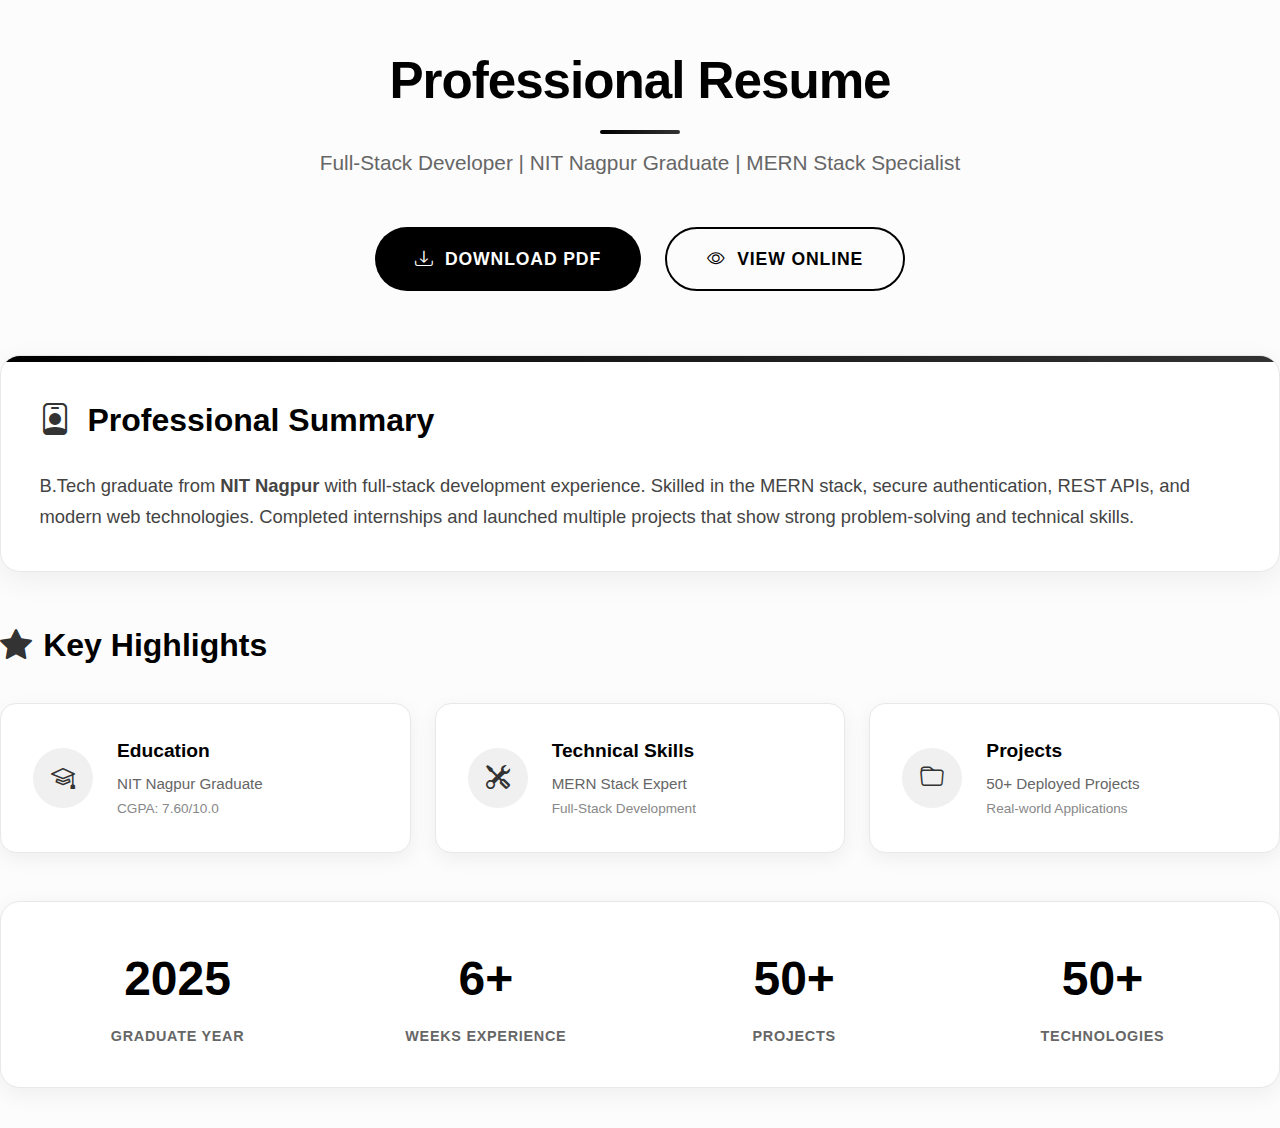
<file: resume.html>
<!DOCTYPE html>
<html lang="en">

<head>
  <meta charset="UTF-8" />
  <meta name="viewport" content="width=device-width, initial-scale=1" />
  <title>Resume | Sohel Kureshi</title>
  <link rel="stylesheet" href="css/base.css" />
  <link rel="stylesheet" href="css/resume.css" />
  
  <!-- Bootstrap Icons -->
  <link rel="stylesheet" href="https://cdn.jsdelivr.net/npm/bootstrap-icons@1.10.5/font/bootstrap-icons.css" />
</head>

<body>
  <main id="main-content">
    <section id="resume">
      <div class="resume-header">
        <h2>Professional Resume</h2>
        <p class="resume-subtitle">Full-Stack Developer | NIT Nagpur Graduate | MERN Stack Specialist</p>
      </div>

      <!-- Quick Actions -->
       
      <div class="resume-actions">
        <a href="https://drive.google.com/uc?export=download&id=1lAO3ZQfPui5a5ixKilIqAz7oAAmK-_qN" 
          class="resume-btn primary" download="Sohel_Kureshi_Resume.pdf">
          <i class="bi bi-download"></i>
          Download PDF
        </a>
        <a href="https://drive.google.com/file/d/1lAO3ZQfPui5a5ixKilIqAz7oAAmK-_qN/view?usp=sharing" 
          target="_blank" class="resume-btn secondary">
          <i class="bi bi-eye"></i>
          View Online
        </a>
      </div>


      <!-- Professional Summary -->
      <div class="professional-summary">
        <div class="summary-header">
          <i class="bi bi-person-badge"></i>
          <h3>Professional Summary</h3>
        </div>
        <p>
          B.Tech graduate from <b>NIT Nagpur</b> with full-stack development experience.
          Skilled in the MERN stack, secure authentication, REST APIs, and modern web technologies.
          Completed internships and launched multiple projects that show strong problem-solving and technical skills.
        </p>

      </div>

      <!-- Key Highlights -->
      <div class="key-highlights">
        <h3><i class="bi bi-star-fill"></i> Key Highlights</h3>
        <div class="highlights-grid">
          <div class="highlight-card">
            <div class="highlight-icon">
              <i class="bi bi-mortarboard"></i>
            </div>
            <div class="highlight-content">
              <h4>Education</h4>
              <p>NIT Nagpur Graduate<br><span class="detail">CGPA: 7.60/10.0</span></p>
            </div>
          </div>

          <div class="highlight-card">
            <div class="highlight-icon">
              <i class="bi bi-tools" aria-hidden="true"></i>
            </div>
            <div class="highlight-content">
              <h4>Technical Skills</h4>
              <p>MERN Stack Expert<br><span class="detail">Full-Stack Development</span></p>
            </div>
          </div>

          <!-- <div class="highlight-card">
            <div class="highlight-icon">
              <i class="bi bi-briefcase"></i>
            </div>
            <div class="highlight-content">
              <h4>Experience</h4>
              <p>6-Week Internship<br><span class="detail">CodTech IT Solutions</span></p>
            </div>
          </div> -->

          <div class="highlight-card">
            <div class="highlight-icon">
              <i class="bi bi-folder"></i>
            </div>
            <div class="highlight-content">
              <h4>Projects</h4>
              <p>50+ Deployed Projects<br><span class="detail">Real-world Applications</span></p>
            </div>
          </div>
        </div>
      </div>
 
      <!-- Resume Stats -->
      <div class="resume-stats">
        <div class="stat-item">
          <div class="stat-number">2025</div>
          <div class="stat-label">Graduate Year</div>
        </div>
        <div class="stat-item">
          <div class="stat-number">6+</div>
          <div class="stat-label">Weeks Experience</div>
        </div>
        <div class="stat-item">
          <div class="stat-number">50+</div>
          <div class="stat-label">Projects</div>
        </div>
        <div class="stat-item">
          <div class="stat-number">50+</div>
          <div class="stat-label">Technologies</div>
        </div>
      </div>

    </section>
  </main>
</body>

</html>
</file>
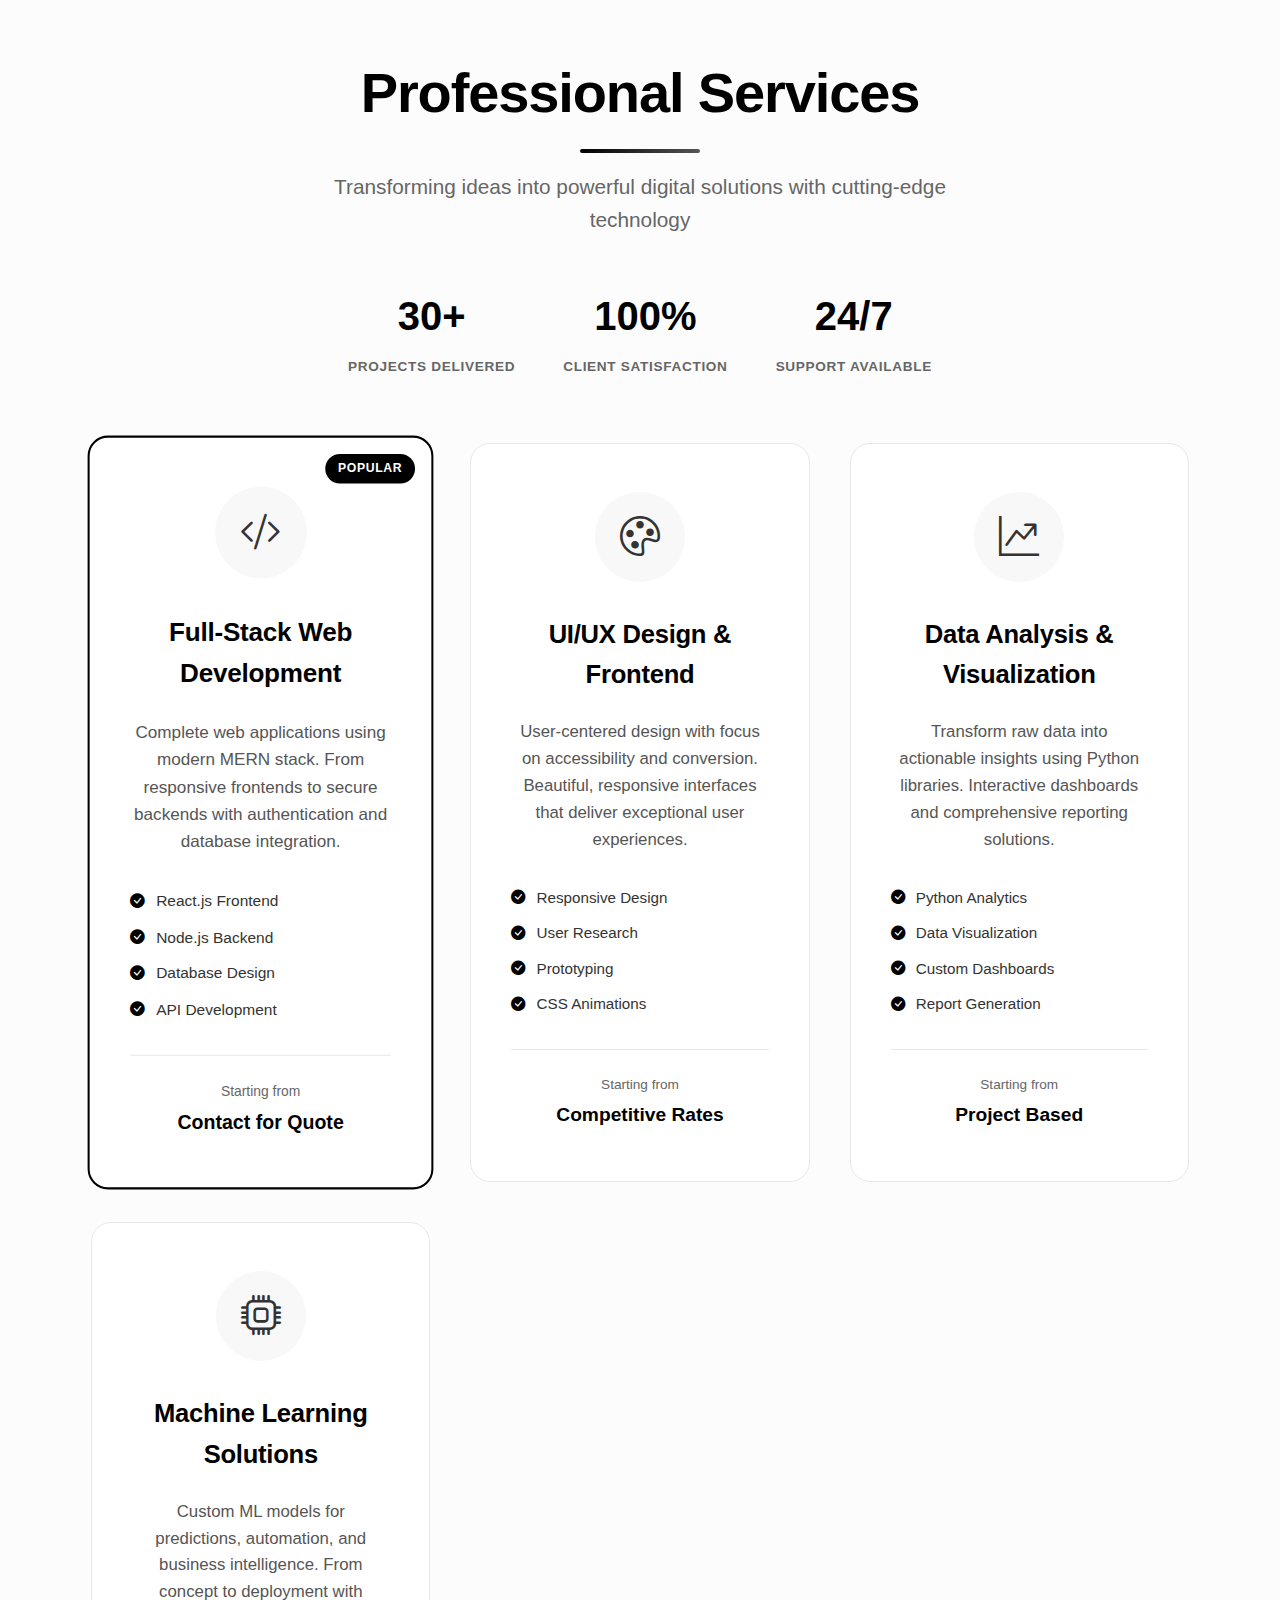
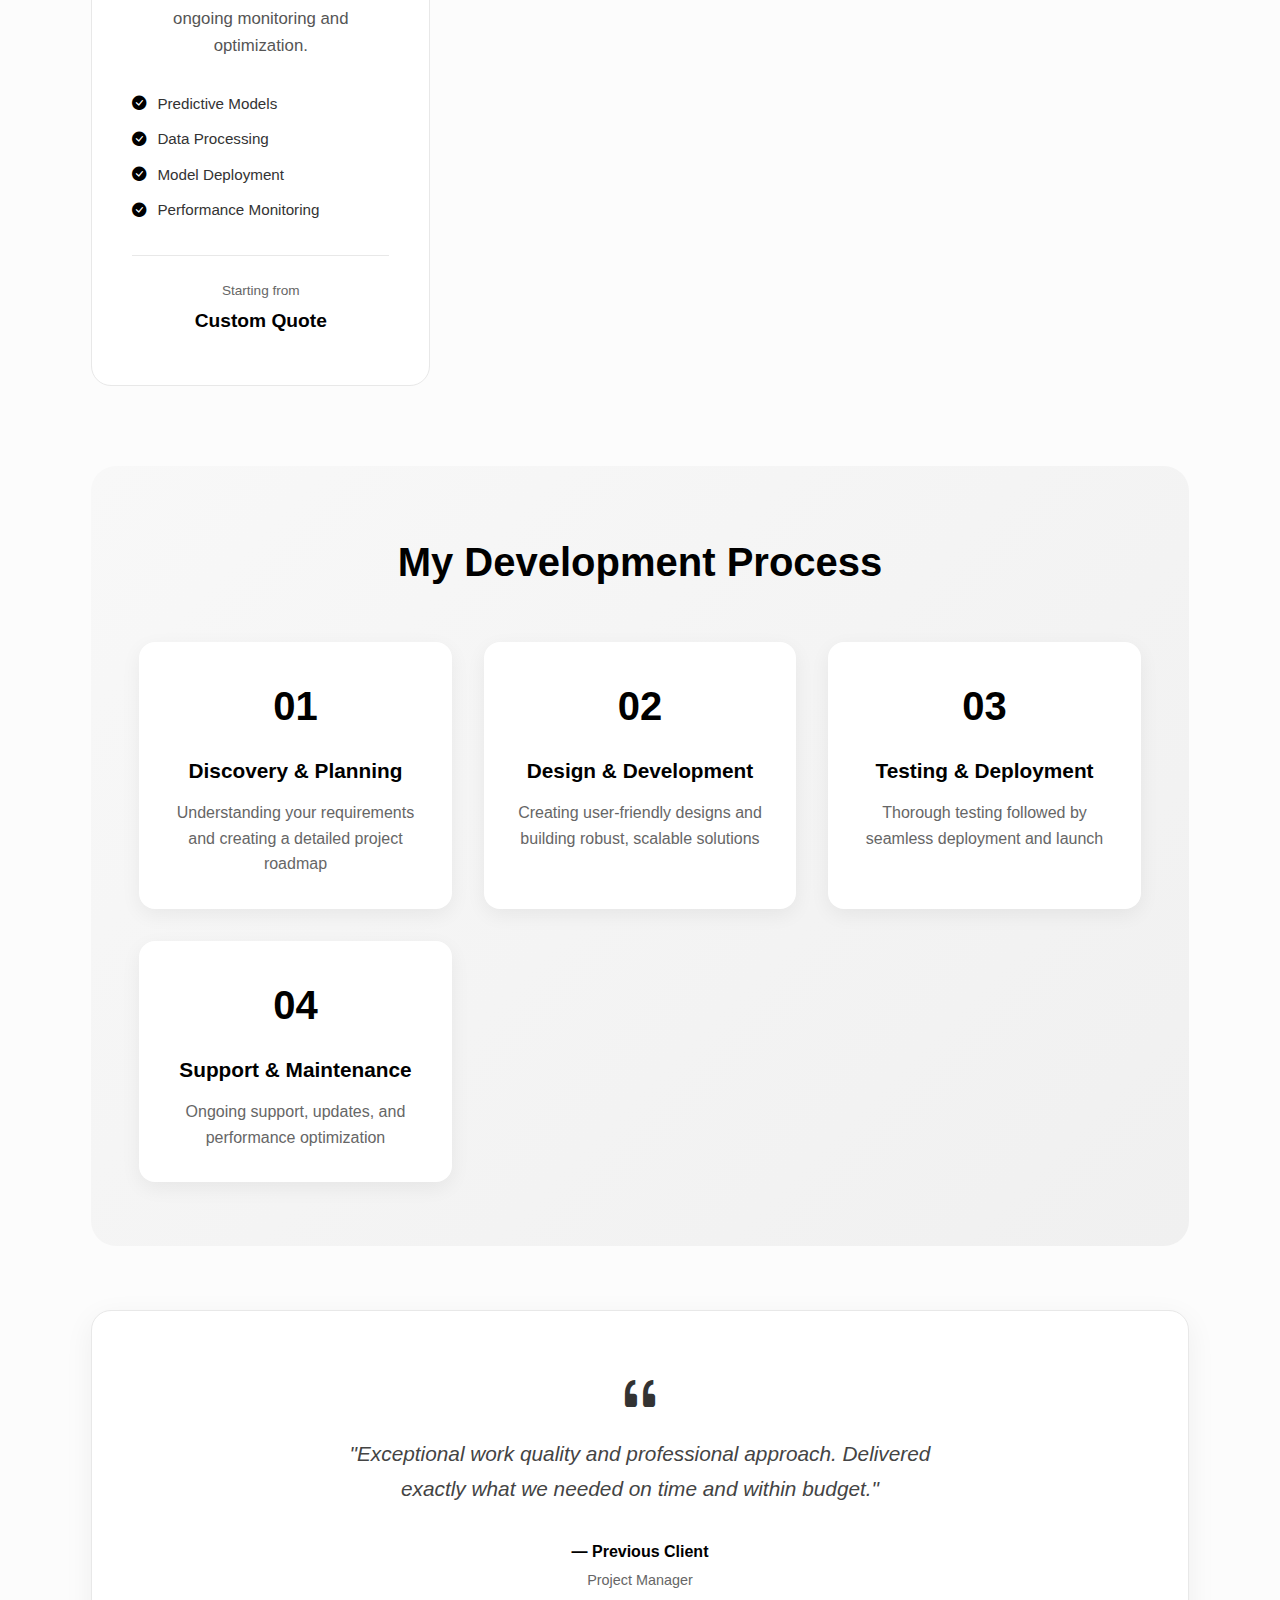
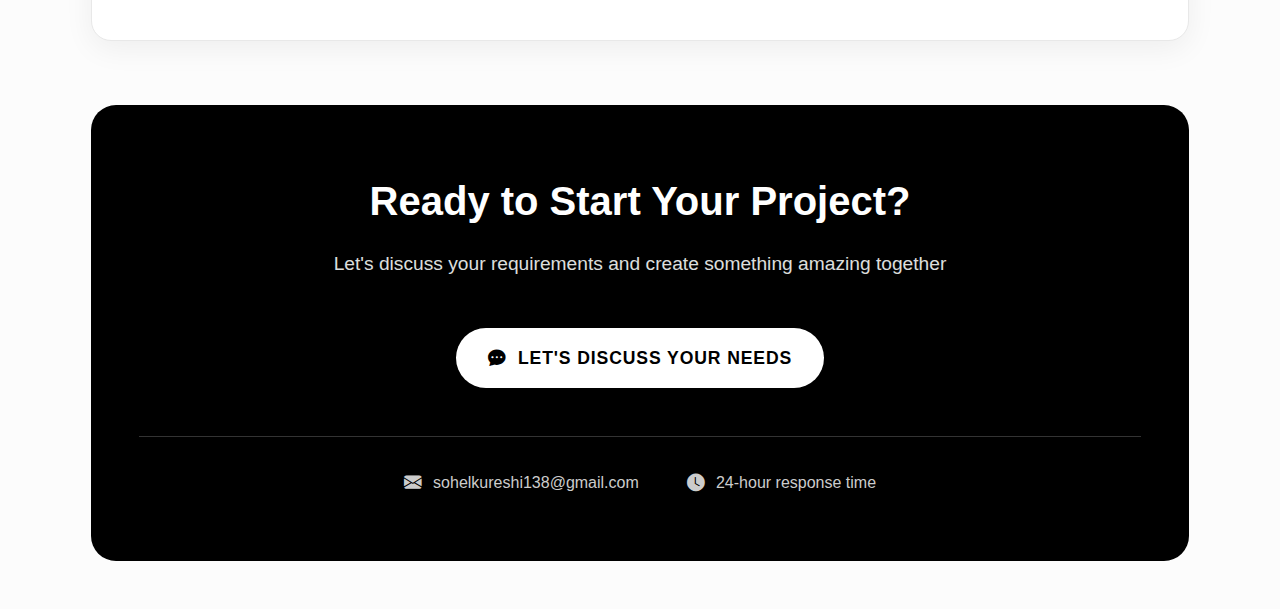
<file: services.html>
<!DOCTYPE html>
<html lang="en">

<head>
  <meta charset="UTF-8" />
  <meta name="viewport" content="width=device-width, initial-scale=1" />
  <title>Services | Sohel Kureshi</title>
  <link rel="stylesheet" href="css/base.css" />
  <link rel="stylesheet" href="css/services.css" />
  
  <!-- Bootstrap Icons -->
  <link rel="stylesheet" href="https://cdn.jsdelivr.net/npm/bootstrap-icons@1.10.5/font/bootstrap-icons.css" />
</head>

<body>
  <main id="main-content">
    <section id="services">
      <div class="services-hero">
        <h2>Professional Services</h2>
        <p class="hero-subtitle">Transforming ideas into powerful digital solutions with cutting-edge technology</p>
        <div class="hero-stats">
          <div class="stat-badge">
            <span class="stat-number">30+</span>
            <span class="stat-label">Projects Delivered</span>
          </div>
          <div class="stat-badge">
            <span class="stat-number">100%</span>
            <span class="stat-label">Client Satisfaction</span>
          </div>
          <div class="stat-badge">
            <span class="stat-number">24/7</span>
            <span class="stat-label">Support Available</span>
          </div>
        </div>
      </div>
      
      <div class="services-container">
        
        <div class="service-item featured" tabindex="0">
          <div class="service-badge">Popular</div>
          <div class="service-icon">
            <i class="bi bi-code-slash"></i>
          </div>
          <h3>Full-Stack Web Development</h3>
          <p>Complete web applications using modern MERN stack. From responsive frontends to secure backends with authentication and database integration.</p>
          
          <div class="service-features">
            <div class="feature"><i class="bi bi-check-circle-fill"></i> React.js Frontend</div>
            <div class="feature"><i class="bi bi-check-circle-fill"></i> Node.js Backend</div>
            <div class="feature"><i class="bi bi-check-circle-fill"></i> Database Design</div>
            <div class="feature"><i class="bi bi-check-circle-fill"></i> API Development</div>
          </div>
          
          <div class="service-pricing">
            <span class="price-label">Starting from</span>
            <span class="price">Contact for Quote</span>
          </div>
        </div>

        <div class="service-item" tabindex="0">
          <div class="service-icon">
            <i class="bi bi-palette"></i>
          </div>
          <h3>UI/UX Design & Frontend</h3>
          <p>User-centered design with focus on accessibility and conversion. Beautiful, responsive interfaces that deliver exceptional user experiences.</p>
          
          <div class="service-features">
            <div class="feature"><i class="bi bi-check-circle-fill"></i> Responsive Design</div>
            <div class="feature"><i class="bi bi-check-circle-fill"></i> User Research</div>
            <div class="feature"><i class="bi bi-check-circle-fill"></i> Prototyping</div>
            <div class="feature"><i class="bi bi-check-circle-fill"></i> CSS Animations</div>
          </div>
          
          <div class="service-pricing">
            <span class="price-label">Starting from</span>
            <span class="price">Competitive Rates</span>
          </div>
        </div>

        <div class="service-item" tabindex="0">
          <div class="service-icon">
            <i class="bi bi-graph-up-arrow"></i>
          </div>
          <h3>Data Analysis & Visualization</h3>
          <p>Transform raw data into actionable insights using Python libraries. Interactive dashboards and comprehensive reporting solutions.</p>
          
          <div class="service-features">
            <div class="feature"><i class="bi bi-check-circle-fill"></i> Python Analytics</div>
            <div class="feature"><i class="bi bi-check-circle-fill"></i> Data Visualization</div>
            <div class="feature"><i class="bi bi-check-circle-fill"></i> Custom Dashboards</div>
            <div class="feature"><i class="bi bi-check-circle-fill"></i> Report Generation</div>
          </div>
          
          <div class="service-pricing">
            <span class="price-label">Starting from</span>
            <span class="price">Project Based</span>
          </div>
        </div>

        <div class="service-item" tabindex="0">
          <div class="service-icon">
            <i class="bi bi-cpu"></i>
          </div>
          <h3>Machine Learning Solutions</h3>
          <p>Custom ML models for predictions, automation, and business intelligence. From concept to deployment with ongoing monitoring and optimization.</p>
          
          <div class="service-features">
            <div class="feature"><i class="bi bi-check-circle-fill"></i> Predictive Models</div>
            <div class="feature"><i class="bi bi-check-circle-fill"></i> Data Processing</div>
            <div class="feature"><i class="bi bi-check-circle-fill"></i> Model Deployment</div>
            <div class="feature"><i class="bi bi-check-circle-fill"></i> Performance Monitoring</div>
          </div>
          
          <div class="service-pricing">
            <span class="price-label">Starting from</span>
            <span class="price">Custom Quote</span>
          </div>
        </div>

      </div>

      <!-- Development Process -->
      <div class="process-section">
        <h3>My Development Process</h3>
        <div class="process-steps">
          <div class="process-step">
            <div class="step-number">01</div>
            <div class="step-content">
              <h4>Discovery & Planning</h4>
              <p>Understanding your requirements and creating a detailed project roadmap</p>
            </div>
          </div>
          <div class="process-step">
            <div class="step-number">02</div>
            <div class="step-content">
              <h4>Design & Development</h4>
              <p>Creating user-friendly designs and building robust, scalable solutions</p>
            </div>
          </div>
          <div class="process-step">
            <div class="step-number">03</div>
            <div class="step-content">
              <h4>Testing & Deployment</h4>
              <p>Thorough testing followed by seamless deployment and launch</p>
            </div>
          </div>
          <div class="process-step">
            <div class="step-number">04</div>
            <div class="step-content">
              <h4>Support & Maintenance</h4>
              <p>Ongoing support, updates, and performance optimization</p>
            </div>
          </div>
        </div>
      </div>

      <!-- Testimonial -->
      <div class="testimonial-section">
        <div class="testimonial">
          <i class="bi bi-quote"></i>
          <p>"Exceptional work quality and professional approach. Delivered exactly what we needed on time and within budget."</p>
          <div class="testimonial-author">
            <span class="author-name">— Previous Client</span>
            <span class="author-role">Project Manager</span>
          </div>
        </div>
      </div>

      <!-- Call to Action -->
      <div class="services-cta">
        <div class="cta-content">
          <h3>Ready to Start Your Project?</h3>
          <p>Let's discuss your requirements and create something amazing together</p>
          <div class="cta-actions">
            <a href="#" data-page="contact.html" class="nav-link cta-primary">
              <i class="bi bi-chat-dots-fill"></i>
              Let's Discuss Your Needs
            </a>
          </div>
        </div>
        
        <div class="contact-quickinfo">
          <div class="quick-contact">
            <i class="bi bi-envelope-fill"></i>
            <span>sohelkureshi138@gmail.com</span>
          </div>
          <div class="quick-contact">
            <i class="bi bi-clock-fill"></i>
            <span>24-hour response time</span>
          </div>
        </div>
      </div>

    </section>
  </main>
</body>

</html>
</file>
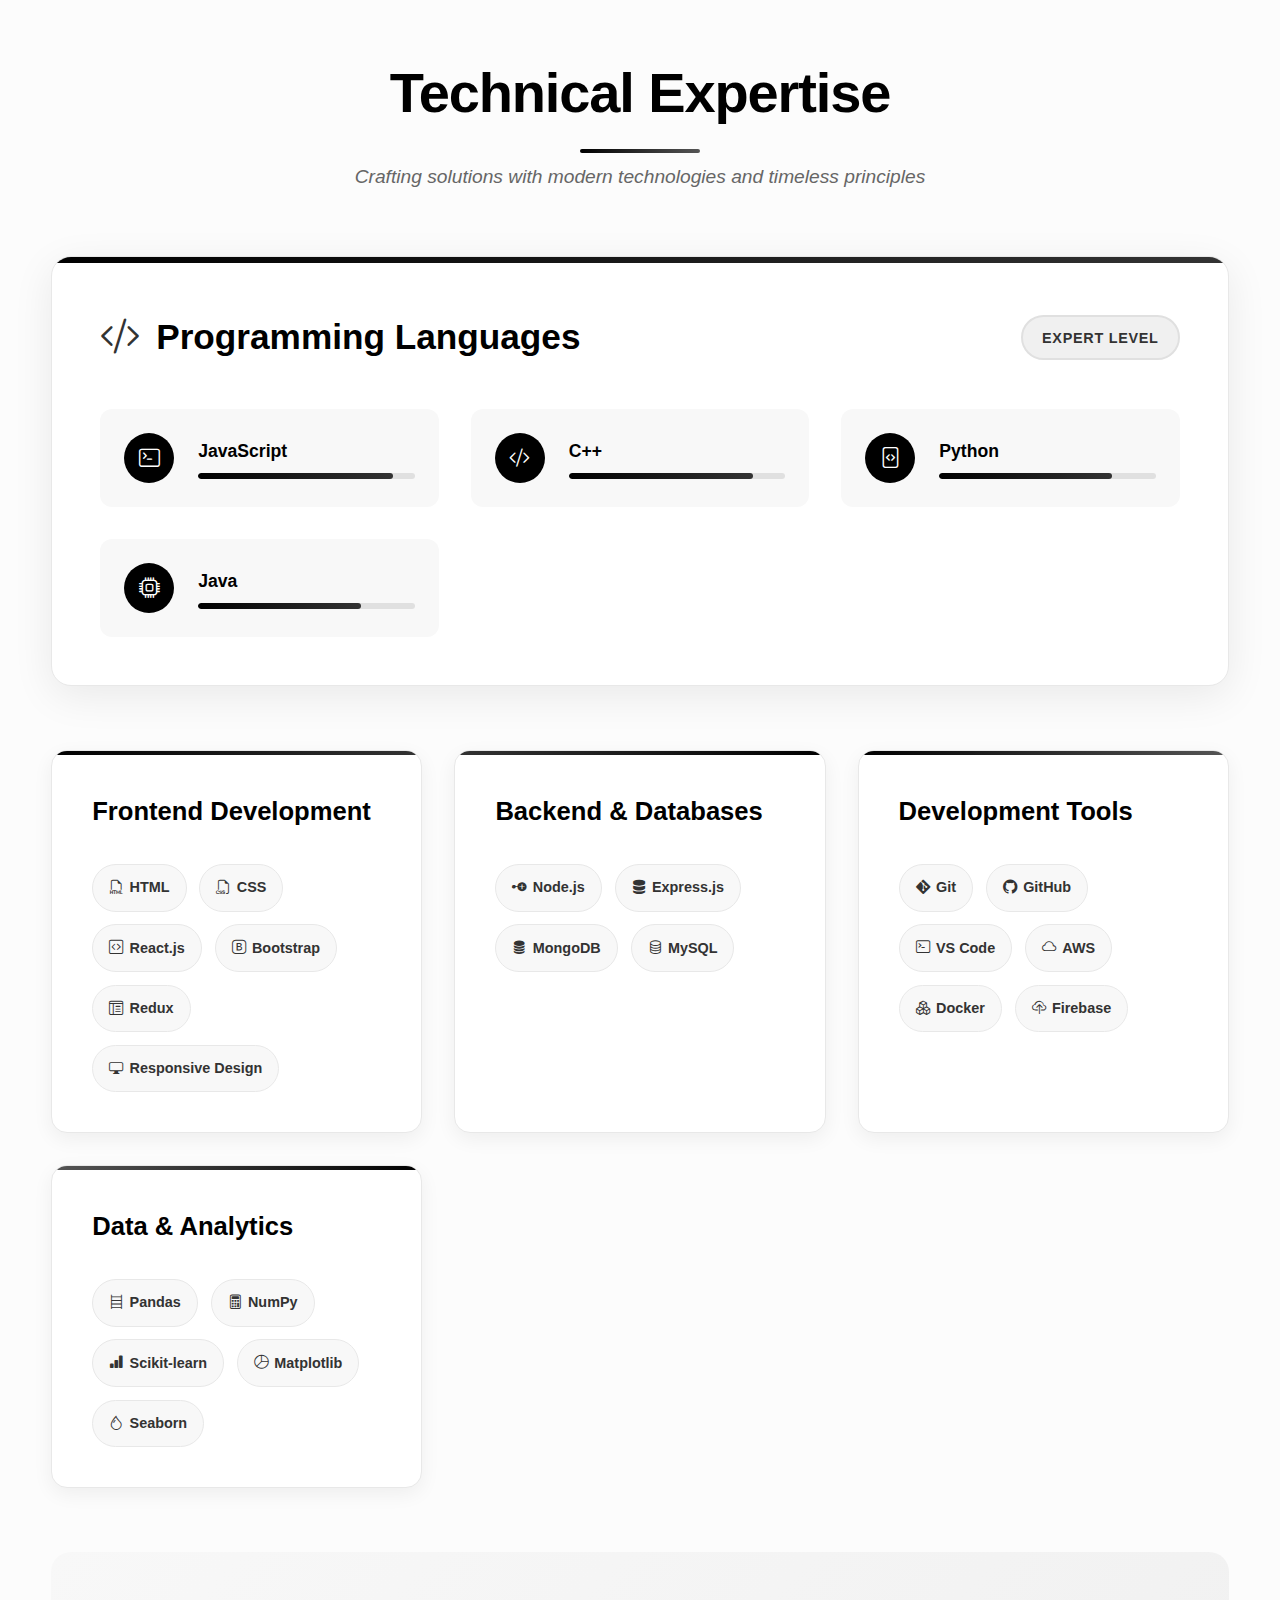
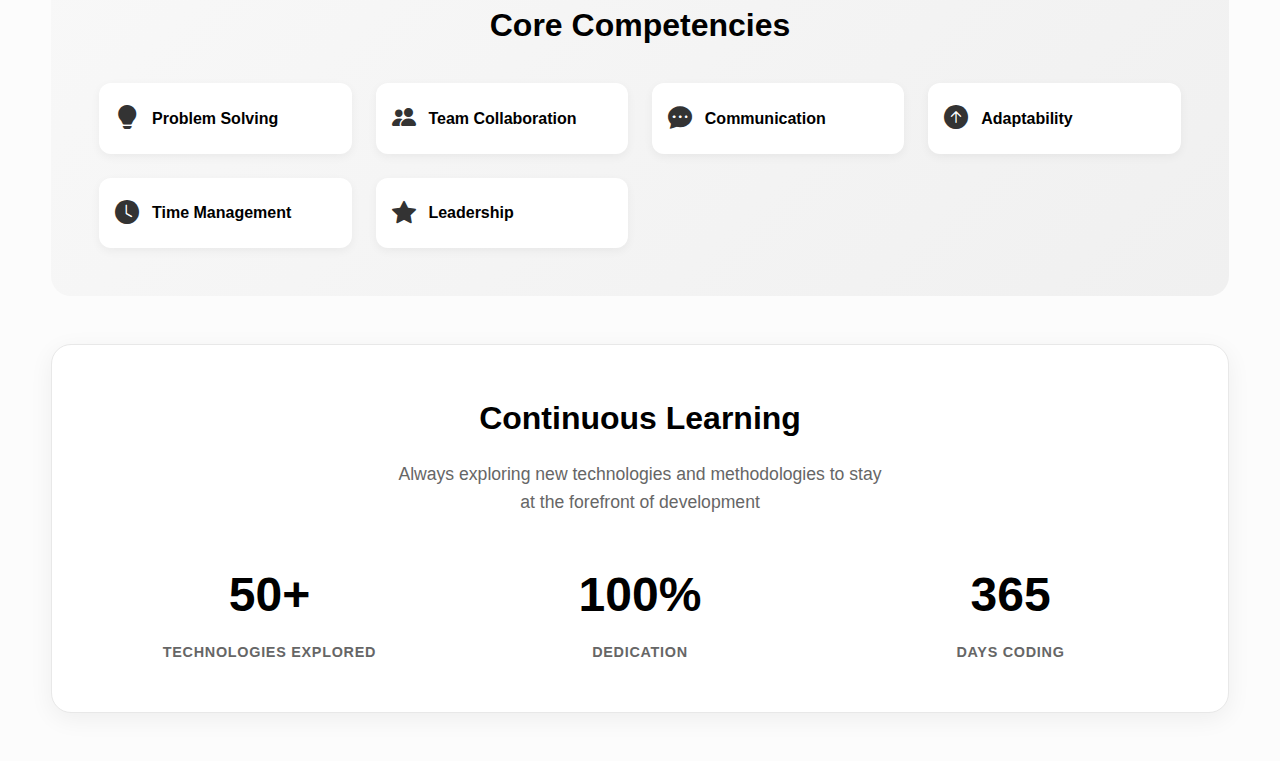
<file: skills.html>
<!DOCTYPE html>
<html lang="en">
<head>
  <meta charset="UTF-8" />
  <meta name="viewport" content="width=device-width, initial-scale=1" />
  <title>Skills | Sohel Kureshi</title>
  <link rel="stylesheet" href="css/base.css" />
  <link rel="stylesheet" href="css/skills.css" />
  <!-- Bootstrap Icons -->
  <link rel="stylesheet" href="https://cdn.jsdelivr.net/npm/bootstrap-icons@1.10.5/font/bootstrap-icons.css" />
</head>
<body>
  <main id="main-content">
    <section id="skills">
      <div class="skills-header">
        <h2>Technical Expertise</h2>
        <p class="skills-subtitle">Crafting solutions with modern technologies and timeless principles</p>
      </div>

      <div class="skills-showcase">
        <!-- Programming Languages - Featured Section -->
        <div class="featured-category">
          <div class="category-header">
            <div class="header-content">
              <i class="bi bi-code-slash category-icon"></i>
              <h3>Programming Languages</h3>
            </div>
            <div class="proficiency-indicator">
              <span class="proficiency-level">Expert Level</span>
            </div>
          </div>

          <div class="skills-carousel">
            <div class="skill-item advanced" data-proficiency="90">
              <div class="skill-icon"><i class="bi bi-terminal"></i></div>
              <div class="skill-info">
                <span class="skill-name">JavaScript</span>
                <div class="skill-bar"><div class="skill-progress" style="width: 90%"></div></div>
              </div>
            </div>

            <div class="skill-item advanced" data-proficiency="85">
              <div class="skill-icon"><i class="bi bi-code-slash"></i></div>
              <div class="skill-info">
                <span class="skill-name">C++</span>
                <div class="skill-bar"><div class="skill-progress" style="width: 85%"></div></div>
              </div>
            </div>

            <div class="skill-item intermediate" data-proficiency="80">
              <div class="skill-icon"><i class="bi bi-file-code"></i></div>
              <div class="skill-info">
                <span class="skill-name">Python</span>
                <div class="skill-bar"><div class="skill-progress" style="width: 80%"></div></div>
              </div>
            </div>

            <div class="skill-item intermediate" data-proficiency="75">
              <div class="skill-icon"><i class="bi bi-cpu"></i></div>
              <div class="skill-info">
                <span class="skill-name">Java</span>
                <div class="skill-bar"><div class="skill-progress" style="width: 75%"></div></div>
              </div>
            </div>
          </div>
        </div>

        <!-- Skills Grid -->
        <div class="skills-grid">
          <div class="skill-category frontend" tabindex="0">
            <h4>Frontend Development</h4>
            <div class="skills-cluster">
              <div class="skill-tag"><i class="bi bi-filetype-html"></i>HTML</div>
              <div class="skill-tag"><i class="bi bi-filetype-css"></i>CSS</div>
              <div class="skill-tag react"><i class="bi bi-code-square"></i>React.js</div>
              <div class="skill-tag"><i class="bi bi-bootstrap"></i>Bootstrap</div>
              <div class="skill-tag"><i class="bi bi-layout-text-window-reverse"></i>Redux</div>
              <div class="skill-tag"><i class="bi bi-display"></i>Responsive Design</div>
            </div>
          </div>

          <div class="skill-category backend" tabindex="0">
            <h4>Backend & Databases</h4>
            <div class="skills-cluster">
              <div class="skill-tag nodejs"><i class="bi bi-node-plus-fill"></i>Node.js</div>
              <div class="skill-tag"><i class="bi bi-server"></i>Express.js</div>
              <div class="skill-tag"><i class="bi bi-database-fill"></i>MongoDB</div>
              <div class="skill-tag"><i class="bi bi-database"></i>MySQL</div>
            </div>
          </div>

          <div class="skill-category tools" tabindex="0">
            <h4>Development Tools</h4>
            <div class="skills-cluster">
              <div class="skill-tag"><i class="bi bi-git"></i>Git</div>
              <div class="skill-tag"><i class="bi bi-github"></i>GitHub</div>
              <div class="skill-tag"><i class="bi bi-terminal"></i>VS Code</div>
              <div class="skill-tag"><i class="bi bi-cloud"></i>AWS</div>
              <div class="skill-tag"><i class="bi bi-boxes"></i>Docker</div>
              <div class="skill-tag"><i class="bi bi-cloud-upload"></i>Firebase</div>
            </div>
          </div>

          <div class="skill-category data" tabindex="0">
            <h4>Data & Analytics</h4>
            <div class="skills-cluster">
              <div class="skill-tag"><i class="bi bi-bookshelf"></i>Pandas</div>
              <div class="skill-tag"><i class="bi bi-calculator"></i>NumPy</div>
              <div class="skill-tag"><i class="bi bi-bar-chart-fill"></i>Scikit-learn</div>
              <div class="skill-tag"><i class="bi bi-pie-chart"></i>Matplotlib</div>
              <div class="skill-tag"><i class="bi bi-droplet"></i>Seaborn</div>
            </div>
          </div>
        </div>

        <!-- Soft Skills Section -->
        <div class="soft-skills-section">
          <h3>Core Competencies</h3>
          <div class="competencies-grid">
            <div class="competency-item">
              <i class="bi bi-lightbulb-fill"></i>
              <span>Problem Solving</span>
            </div>
            <div class="competency-item">
              <i class="bi bi-people-fill"></i>
              <span>Team Collaboration</span>
            </div>
            <div class="competency-item">
              <i class="bi bi-chat-dots-fill"></i>
              <span>Communication</span>
            </div>
            <div class="competency-item">
              <i class="bi bi-arrow-up-circle-fill"></i>
              <span>Adaptability</span>
            </div>
            <div class="competency-item">
              <i class="bi bi-clock-fill"></i>
              <span>Time Management</span>
            </div>
            <div class="competency-item">
              <i class="bi bi-star-fill"></i>
              <span>Leadership</span>
            </div>
          </div>
        </div>

        <!-- Learning Journey -->
        <div class="learning-journey">
          <h3>Continuous Learning</h3>
          <p>Always exploring new technologies and methodologies to stay at the forefront of development</p>
          <div class="journey-stats">
            <div class="stat-item">
              <div class="stat-number">50+</div>
              <div class="stat-label">Technologies Explored</div>
            </div>
            <div class="stat-item">
              <div class="stat-number">100%</div>
              <div class="stat-label">Dedication</div>
            </div>
            <div class="stat-item">
              <div class="stat-number">365</div>
              <div class="stat-label">Days Coding</div>
            </div>
          </div>
        </div>
      </div>
    </section>
  </main>

  <script src="js/skills.js"></script>
</body>
</html>
</file>
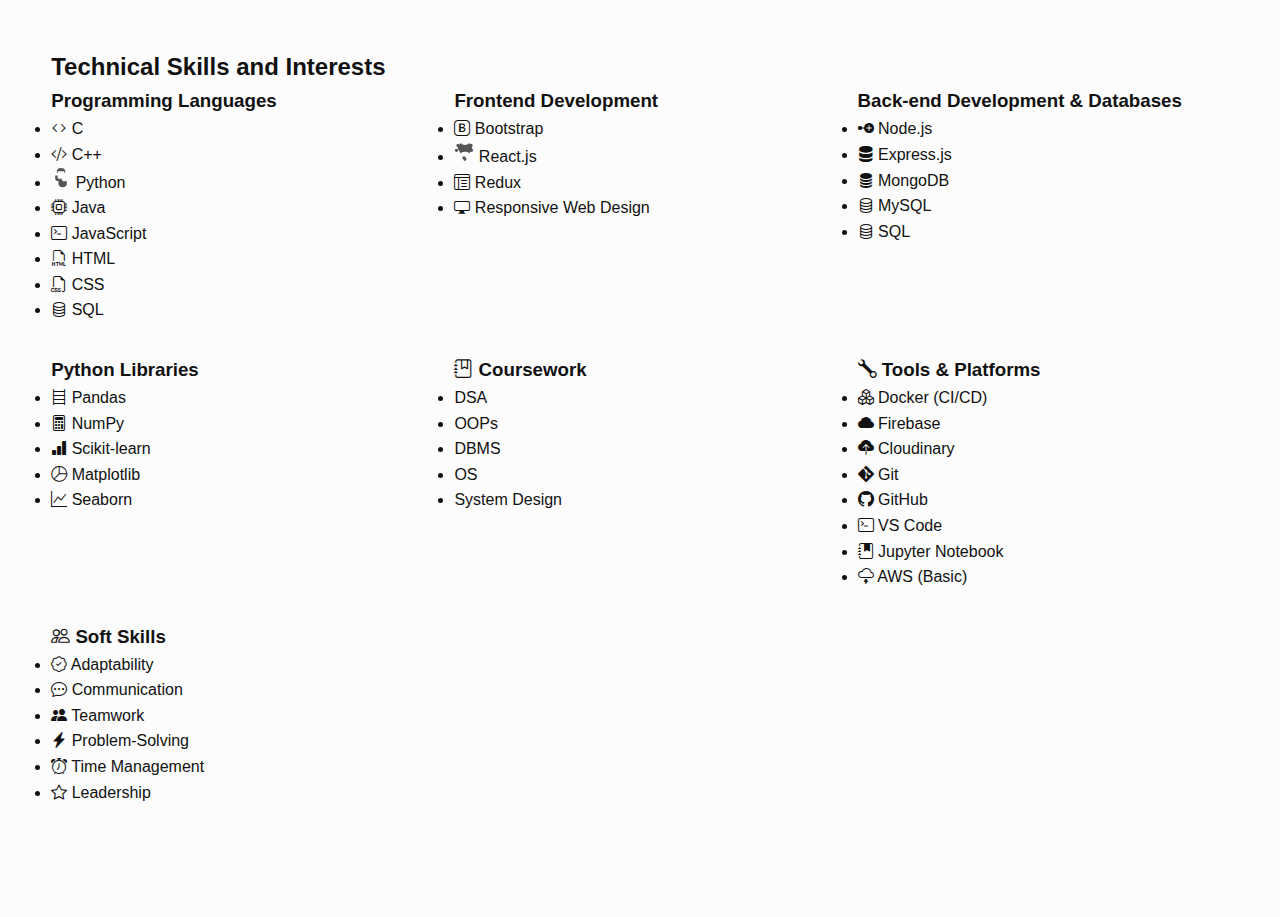
<file: skills2.html>
<!DOCTYPE html>
<html lang="en">

<head>
  <meta charset="UTF-8" />
  <meta name="viewport" content="width=device-width, initial-scale=1" />
  <title>Skills | Sohel Kureshi</title>
  <link rel="stylesheet" href="css/base.css" />
  <link rel="stylesheet" href="css/skills.css" />

  <!-- Bootstrap Icons -->
  <link rel="stylesheet" href="https://cdn.jsdelivr.net/npm/bootstrap-icons@1.10.5/font/bootstrap-icons.css" />
</head>

<body>
  <main id="main-content">
    <section id="skills" tabindex="0">
      <h2>Technical Skills and Interests</h2>

      <div class="skills-grid">

        <article class="skills-category" tabindex="0" aria-labelledby="prog-lang-title">
          <h3 id="prog-lang-title">Programming Languages</h3>
          <ul class="skills-list">
            <li><i class="bi bi-code c-icon" title="C"></i> C</li>
            <li><i class="bi bi-code-slash cpp-icon" title="C++"></i> C++</li>
            <li><svg class="python-icon" viewBox="0 0 24 24" title="Python" aria-hidden="true" xmlns="http://www.w3.org/2000/svg" fill="#555" width="20px" height="20px"><path d="M12 0c-3 0-5 1-5 4v2h10v-2c0-3-2-4-5-4zm-4 4h8v2H8V4zM5 9v3a4 4 0 004 4h4v-3H9a1 1 0 01-1-1v-3H5zm4 7v3c0 3 2 4 5 4 3 0 5-1 5-4v-3H9zm8-2H9v3a1 1 0 001 1h3v3h2v-3a4 4 0 00-4-4zm-6 3h2v-2H11v2z"/></svg> Python</li>
            <li><i class="bi bi-cpu java-icon" title="Java"></i> Java</li>
            <li><i class="bi bi-terminal javascript-icon" title="JavaScript"></i> JavaScript</li>
            <li><i class="bi bi-filetype-html html-icon" title="HTML"></i> HTML</li>
            <li><i class="bi bi-filetype-css css-icon" title="CSS"></i> CSS</li>
            <li><i class="bi bi-database sql-icon" title="SQL"></i> SQL</li>
          </ul>
        </article>

        <article class="skills-category" tabindex="0" aria-labelledby="frontend-title">
          <h3 id="frontend-title">Frontend Development</h3>
          <ul class="skills-list">
            <li><i class="bi bi-bootstrap" title="Bootstrap"></i> Bootstrap</li>
            <li><svg class="react-icon" viewBox="0 0 24 24" title="React" aria-hidden="true" xmlns="http://www.w3.org/2000/svg" fill="#555" width="20px" height="20px"><path d="M12 12a2 2 0 100-4 2 2 0 000 4zm0 9a2 2 0 100-4 2 2 0 000 4zm-9-9a2 2 0 100-4 2 2 0 000 4zm18 0a2 2 0 100-4 2 2 0 000 4zm-6.54 9.8a2 2 0 10-2.88 0 2 2 0 002.88 0zm-9.6-15.6a2 2 0 100-4 2 2 0 000 4zm15.6 0a2 2 0 100-4 2 2 0 000 4zm-12.6 7.27a7.51 7.51 0 0110.64 0l3.51-6.08-3.52-6.07a7.5 7.5 0 01-10.65 0l-3.53 6.07 3.54 6.08z"/></svg> React.js</li>
            <li><i class="bi bi-layout-text-window-reverse" title="Redux"></i> Redux</li>
            <li><i class="bi bi-display" title="Responsive Web Design"></i> Responsive Web Design</li>
          </ul>
        </article>

        <article class="skills-category" tabindex="0" aria-labelledby="backend-title">
          <h3 id="backend-title">Back-end Development & Databases</h3>
          <ul class="skills-list">
            <li><i class="bi bi-node-plus-fill nodejs-icon" title="Node.js"></i> Node.js</li>
            <li><i class="bi bi-server" title="Express.js"></i> Express.js</li>
            <li><i class="bi bi-database-fill" title="MongoDB"></i> MongoDB</li>
            <li><i class="bi bi-database" title="MySQL"></i> MySQL</li>
            <li><i class="bi bi-database" title="SQL"></i> SQL</li>
          </ul>
        </article>

        <article class="skills-category" tabindex="0" aria-labelledby="python-lib-title">
          <h3 id="python-lib-title">Python Libraries</h3>
          <ul class="skills-list">
            <li><i class="bi bi-bookshelf" title="Pandas"></i> Pandas</li>
            <li><i class="bi bi-calculator" title="NumPy"></i> NumPy</li>
            <li><i class="bi bi-bar-chart-fill" title="Scikit-learn"></i> Scikit-learn</li>
            <li><i class="bi bi-pie-chart" title="Matplotlib"></i> Matplotlib</li>
            <li><i class="bi bi-graph-up" title="Seaborn"></i> Seaborn</li>
          </ul>
        </article>

        <article class="skills-category" tabindex="0" aria-labelledby="coursework-title">
          <h3 id="coursework-title">
            <i class="bi bi-journal-bookmark" title="Coursework"></i> Coursework
          </h3>
          <ul class="skills-list">
            <li>DSA</li>
            <li>OOPs</li>
            <li>DBMS</li>
            <li>OS</li>
            <li>System Design</li>
          </ul>
        </article>

        <article class="skills-category" tabindex="0" aria-labelledby="tools-title">
          <h3 id="tools-title"><i class="bi bi-wrench" title="Tools & Platforms"></i> Tools & Platforms</h3>
          <ul class="skills-list">
            <li><i class="bi bi-boxes" title="Docker"></i> Docker (CI/CD)</li>
            <li><i class="bi bi-cloud-fill" title="Firebase"></i> Firebase</li>
            <li><i class="bi bi-cloud-upload-fill" title="Cloudinary"></i> Cloudinary</li>
            <li><i class="bi bi-git" title="Git"></i> Git</li>
            <li><i class="bi bi-github" title="GitHub"></i> GitHub</li>
            <li><i class="bi bi-terminal" title="VS Code"></i> VS Code</li>
            <li><i class="bi bi-journal-bookmark-fill" title="Jupyter Notebook"></i> Jupyter Notebook</li>
            <li><i class="bi bi-cloud-lightning" title="AWS"></i> AWS (Basic)</li>
          </ul>
        </article>

        <article class="skills-category soft-skills" tabindex="0" aria-labelledby="soft-skills-title">
          <h3 id="soft-skills-title"><i class="bi bi-people" title="Soft Skills"></i> Soft Skills</h3>
          <ul class="skills-list">
            <li><i class="bi bi-patch-check" title="Adaptability"></i> Adaptability</li>
            <li><i class="bi bi-chat-dots" title="Communication"></i> Communication</li>
            <li><i class="bi bi-people-fill" title="Teamwork"></i> Teamwork</li>
            <li><i class="bi bi-lightning-charge-fill" title="Problem-Solving"></i> Problem-Solving</li>
            <li><i class="bi bi-alarm" title="Time Management"></i> Time Management</li>
            <li><i class="bi bi-star" title="Leadership"></i> Leadership</li>
          </ul>
        </article>

      </div>
    </section>
  </main>

  <script src="js/skills.js"></script>
</body>

</html>
</file>
<file: css/base.css>
/* Reset and base styles */
* {
  box-sizing: border-box;
  margin: 0;
  padding: 0;
}

body {
  font-family: "Segoe UI", Tahoma, Geneva, Verdana, sans-serif;
  background-color: #ffffff;
  color: #222222;
  line-height: 1.6;
  min-height: 100vh;
  display: flex;
  flex-direction: column;
  transition: background-color 0.3s ease, color 0.3s ease;
}

a {
  color: #000000;
  text-decoration: none;
  transition: color 0.3s ease;
}

a:hover,
a:focus {
  color: #555555;
  outline: none;
}

/* Navigation */
nav {
  background-color: #111111;
  padding: 1rem 0;
  box-shadow: 0 2px 5px rgba(0, 0, 0, 0.15);
  position: relative;
}

/* Mobile hamburger toggle */
.nav-toggle {
  display: none;
  background: none;
  border: none;
  font-size: 1.8rem;
  color: #ffffff;
  cursor: pointer;
  padding: 0.5rem;
  position: absolute;
  top: 50%;
  right: 1.5rem;
  transform: translateY(-50%);
  transition: color 0.3s ease;
  z-index: 1001;
}

.nav-toggle:hover {
  color: #cccccc;
}

/* Navigation menu */
.nav-menu {
  display: flex;
  justify-content: center;
  list-style: none;
  flex-wrap: wrap;
  transition: all 0.3s ease;
}

.nav-menu li {
  margin: 0 1.25rem;
}

.nav-menu li a {
  color: #ffffff;
  font-weight: 600;
  font-size: 1rem;
  padding: 0.4rem 0.6rem;
  border-radius: 4px;
  transition: background-color 0.3s ease;
  display: block;
}

.nav-menu li a:hover,
.nav-menu li a:focus,
.nav-menu li a.active {
  background-color: #333333;
  color: #ffffff;
  outline: none;
}

.nav-menu li a.active {
  background-color: #555555;
}

/* Footer */
footer {
  background-color: #111111;
  color: #dddddd;
  text-align: center;
  padding: 1.1rem;
  font-size: 0.95rem;
  margin-top: auto;
}

/* Main content area */
#main-content {
  flex: 1;
  padding: 2rem;
}

/* Responsive design for mobile */
@media (max-width: 768px) {
  /* Show hamburger menu */
  .nav-toggle {
    display: block;
  }
  
  /* Hide menu by default on mobile */
  .nav-menu {
    position: fixed;
    left: -100%;
    top: 70px;
    flex-direction: column;
    background-color: #111111;
    width: 100%;
    text-align: center;
    transition: 0.3s;
    box-shadow: 0 10px 27px rgba(0, 0, 0, 0.05);
    z-index: 1000;
    padding: 2rem 0;
  }
  
  /* Show menu when active */
  .nav-menu.show-menu {
    left: 0;
  }
  
  /* Mobile menu items */
  .nav-menu li {
    margin: 0.5rem 0;
  }
  
  .nav-menu li a {
    padding: 1rem 2rem;
    font-size: 1.1rem;
    border-radius: 0;
    width: 100%;
    transition: background-color 0.3s ease, padding-left 0.3s ease;
  }
  
  .nav-menu li a:hover,
  .nav-menu li a:focus {
    background-color: #333333;
    padding-left: 3rem;
  }
  
  .nav-menu li a.active {
    background-color: #555555;
    border-left: 4px solid #ffffff;
  }
  
  /* Adjust main content padding for mobile */
  #main-content {
    padding: 1rem;
  }
}

/* Smooth scrolling */
html {
  scroll-behavior: smooth;
}

/* Loading animation for better UX */
@keyframes fadeIn {
  from {
    opacity: 0;
    transform: translateY(20px);
  }
  to {
    opacity: 1;
    transform: translateY(0);
  }
}

#main-content {
  animation: fadeIn 0.3s ease;
}

/* Focus accessibility improvements */
.nav-toggle:focus,
.nav-menu a:focus {
  outline: 2px solid #ffffff;
  outline-offset: 2px;
}

/* Prevent body scroll when mobile menu is open */
body.menu-open {
  overflow: hidden;
}

/* Additional mobile optimizations */
@media (max-width: 480px) {
  nav {
    padding: 0.8rem 0;
  }
  
  .nav-toggle {
    right: 1rem;
    font-size: 1.6rem;
  }
  
  .nav-menu {
    top: 60px;
    padding: 1.5rem 0;
  }
  
  .nav-menu li a {
    font-size: 1rem;
    padding: 0.8rem 1.5rem;
  }
  
  footer {
    padding: 0.8rem;
    font-size: 0.9rem;
  }
}
</file>
<file: css/about.css>
/* Reset and base styles */
* { margin: 0; padding: 0; box-sizing: border-box; }

body {
  font-family: 'Segoe UI', Tahoma, Geneva, Verdana, sans-serif;
  background-color: #fcfcfc;
  color: #111111;
  line-height: 1.6;
}

/* Main container */
main#main-content {
  width: 100%;
  padding: 2.5rem 0;             /* remove desktop inline gutters to use full width */
  color: #111111;
  box-sizing: border-box;
  scroll-margin-top: 80px;
}

/* Add small inline padding back on smaller viewports */
@media (max-width: 900px) {
  main#main-content { padding-inline: 3vw; }
}
@media (max-width: 600px) {
  main#main-content { padding-inline: 5vw; }
}

/* Section header */
.about-section h2 {
  color: #000000;
  font-weight: 900;
  font-size: 3.2rem;
  text-align: center;
  margin-bottom: 0.5rem;
  letter-spacing: -0.02em;
  user-select: none;
  cursor: default;
  transition: color 0.3s ease;
  position: relative;
}
.about-section h2::after {
  content: '';
  display: block;
  width: 80px;
  height: 4px;
  background-color: #333333;
  margin: 1rem auto;
  border-radius: 2px;
}
.about-section h2:hover,
.about-section h2:focus-within { color: #444444; }

.section-subtitle {
  text-align: center;
  font-size: 1.2rem;
  color: #666666;
  margin-bottom: 3rem;
  font-style: italic;
}

/* Main content layout: now grid so the image can be centered cleanly */
.about-content {
  display: grid;                  /* switch from flex to grid */
  grid-template-columns: 1fr;     /* single column to center avatar above content */
  gap: clamp(1.5rem, 3vw, 4rem);
  width: 100%;
  margin: 0;
}

/* Photo container centered in its grid cell */
.photo-container {
  justify-self: center;           /* center the image item horizontally */
  width: clamp(220px, 22vw, 360px);
  height: clamp(220px, 22vw, 360px);
  border-radius: 50%;
  overflow: hidden;
  box-shadow: 0 8px 35px rgba(0, 0, 0, 0.15);
  cursor: pointer;
  background: linear-gradient(135deg, #fff 0%, #eee 100%);
  transition: all 0.4s cubic-bezier(0.4, 0, 0.2, 1);
  position: relative;
  user-select: none;
  outline-offset: 8px;
}

.photo-container::before {
  content: '';
  position: absolute;
  inset: -5px;
  border-radius: 50%;
  background: linear-gradient(45deg, #000000, #666666);
  z-index: -1;
  opacity: 0;
  transition: opacity 0.3s ease;
}

.photo-container:hover::before,
.photo-container:focus::before { opacity: 1; }

.photo-container:focus {
  outline: 4px solid #444444;
  outline-offset: 8px;
}

.photo-container img {
  width: 100%;
  height: 100%;
  object-fit: cover;
  filter: grayscale(30%);
  transition: all 0.4s ease;
}

.photo-overlay {
  position: absolute;
  inset: 0;
  background: rgba(0, 0, 0, 0.7);
  display: flex;
  align-items: center;
  justify-content: center;
  opacity: 0;
  transition: opacity 0.3s ease;
}

.photo-overlay i { font-size: 4rem; color: #ffffff; }

.photo-container:hover img,
.photo-container:focus img {
  filter: grayscale(0%);
  transform: scale(1.05);
}

.photo-container:hover,
.photo-container:focus {
  transform: translateY(-5px) scale(1.02);
  box-shadow: 0 15px 50px rgba(0, 0, 0, 0.25);
}

/* Text content spans full width beneath the centered image */
.about-text {
  max-width: none;
  min-width: 0;
}

/* Intro */
.intro-text { margin-bottom: 3rem; }

.intro-text p {
  font-size: 1.2rem;
  color: #222222;
  line-height: 1.7;
  margin-bottom: 1.5rem;
}

.intro-text strong { font-weight: 700; color: #000000; }

/* Enhanced callout */
.callout {
  background: linear-gradient(135deg, #f8f8f8 0%, #f0f0f0 100%);
  border-left: 6px solid #333333;
  padding: 1.5rem 2rem;
  font-style: italic;
  font-weight: 600;
  margin: 2rem 0;
  box-shadow: 0 4px 15px rgba(0, 0, 0, 0.08);
  color: #444444;
  border-radius: 0 8px 8px 0;
  position: relative;
  transition: all 0.3s ease;
}

.callout i { font-size: 1.5rem; color: #666666; margin-right: 0.5rem; }

.callout:hover {
  transform: translateX(5px);
  box-shadow: 0 6px 20px rgba(0, 0, 0, 0.12);
}

/* Stats grid */
.stats-grid {
  display: grid;
  grid-template-columns: repeat(auto-fit, minmax(180px, 1fr));
  gap: 1.5rem;
  margin-bottom: 3rem;
  padding: 2rem;
  background-color: #f8f8f8;
  border-radius: 12px;
  border: 1px solid #e8e8e8;
}

.stat-item { text-align: center; transition: transform 0.3s ease; }
.stat-item:hover { transform: translateY(-3px); }

.stat-number {
  font-size: 2.5rem;
  font-weight: 900;
  color: #000000;
  margin-bottom: 0.5rem;
}

.stat-label {
  font-size: 0.9rem;
  color: #666666;
  font-weight: 600;
  text-transform: uppercase;
  letter-spacing: 0.05em;
}

/* Skills section */
.skills-section { margin-bottom: 3rem; }

.skills-section h3 {
  color: #000000;
  font-weight: 800;
  font-size: 1.8rem;
  margin-bottom: 1.5rem;
  display: flex;
  align-items: center;
  gap: 0.7rem;
}

.skills-section h3 i { color: #333333; }

.skills-grid {
  display: grid;
  grid-template-columns: repeat(auto-fit, minmax(280px, 1fr));
  gap: 2rem;
}

.skill-category {
  background-color: #ffffff;
  padding: 2rem;
  border-radius: 8px;
  border: 1px solid #e8e8e8;
  transition: all 0.3s ease;
}

.skill-category:hover {
  box-shadow: 0 8px 25px rgba(0, 0, 0, 0.1);
  transform: translateY(-3px);
}

.skill-category h4 {
  color: #000000;
  font-weight: 700;
  font-size: 1.2rem;
  margin-bottom: 1rem;
  display: flex;
  align-items: center;
  gap: 0.5rem;
}

.skill-category h4 i { color: #333333; }

.skills-list { list-style: none; padding: 0; }

.skills-list li {
  padding: 0.5rem 0;
  color: #444444;
  font-size: 1rem;
  border-bottom: 1px solid #f0f0f0;
  transition: all 0.3s ease;
  position: relative;
  padding-left: 1rem;
}

.skills-list li:last-child { border-bottom: none; }

.skills-list li::before {
  content: '▸';
  position: absolute;
  left: 0;
  color: #666666;
  transition: color 0.3s ease;
}

.skills-list li:hover {
  color: #000000;
  padding-left: 1.5rem;
}

.skills-list li:hover::before { color: #000000; }

/* Interests section */
.interests-section h3 {
  color: #000000;
  font-weight: 800;
  font-size: 1.8rem;
  margin-bottom: 1.5rem;
  display: flex;
  align-items: center;
  gap: 0.7rem;
}

.interests-section h3 i { color: #333333; }

.interests-tags { display: flex; flex-wrap: wrap; gap: 1rem; }

.interest-tag {
  background-color: #f0f0f0;
  color: #333333;
  padding: 0.7rem 1.2rem;
  border-radius: 25px;
  font-size: 0.9rem;
  font-weight: 600;
  display: flex;
  align-items: center;
  gap: 0.5rem;
  transition: all 0.3s ease;
  cursor: default;
}

.interest-tag:hover {
  background-color: #000000;
  color: #ffffff;
  transform: translateY(-2px);
}

/* Responsive adjustments */
@media (max-width: 900px) {
  .about-content { gap: 2rem; }
  .photo-container { width: clamp(200px, 36vw, 300px); height: clamp(200px, 36vw, 300px); }
}

@media (max-width: 600px) {
  .about-section h2 { font-size: 2.5rem; }
  .photo-container { width: 220px; height: 220px; margin-bottom: 1rem; }
  .stats-grid { grid-template-columns: 1fr; gap: 1rem; }
  .interests-tags { justify-content: center; }
  .callout { margin: 1.5rem 0; padding: 1rem 1.5rem; }
}

/* Focus accessibility */
.photo-container:focus-visible {
  outline: 3px solid #000000;
  outline-offset: 4px;
}
</file>
<file: css/experience.css>
/* Reset and base styles */
* {
  margin: 0;
  padding: 0;
  box-sizing: border-box;
}

body {
  font-family: 'Segoe UI', Tahoma, Geneva, Verdana, sans-serif;
  background-color: #fcfcfc;
  color: #111111;
  line-height: 1.6;
}

/* Main container */
main#main-content {
  max-width: 1000px;
  width: 100vw;
  margin: 0 auto;
  padding: 3rem 4vw;
}

/* Section header */
#experience h2 {
  font-size: 3.2rem;
  font-weight: 900;
  color: #000000;
  text-align: center;
  margin-bottom: 0.5rem;
  letter-spacing: -0.02em;
}

.section-subtitle {
  text-align: center;
  font-size: 1.2rem;
  color: #666666;
  margin-bottom: 3rem;
  font-style: italic;
}

/* Timeline container */
.timeline {
  position: relative;
  padding: 2rem 0;
}

.timeline::before {
  content: '';
  position: absolute;
  left: 30px;
  top: 0;
  bottom: 0;
  width: 3px;
  background: linear-gradient(180deg, #000000 0%, #666666 100%);
  border-radius: 2px;
}

/* Experience items */
.experience-item {
  position: relative;
  padding-left: 80px;
  margin-bottom: 3rem;
}

.experience-item:last-child {
  margin-bottom: 0;
}

/* Timeline markers */
.timeline-marker {
  position: absolute;
  left: 0;
  top: 20px;
  width: 60px;
  height: 60px;
  background-color: #000000;
  border: 4px solid #ffffff;
  border-radius: 50%;
  display: flex;
  align-items: center;
  justify-content: center;
  box-shadow: 0 4px 12px rgba(0, 0, 0, 0.15);
  transition: all 0.3s ease;
  z-index: 10;
}

.timeline-marker i {
  color: #ffffff;
  font-size: 1.3rem;
}

.experience-item:hover .timeline-marker,
.experience-item:focus-within .timeline-marker {
  transform: scale(1.1);
  box-shadow: 0 6px 20px rgba(0, 0, 0, 0.25);
}

/* Experience cards */
.experience-card {
  background-color: #ffffff;
  border-radius: 12px;
  padding: 2.5rem;
  box-shadow: 0 8px 25px rgba(0, 0, 0, 0.08);
  border: 1px solid #e8e8e8;
  transition: all 0.3s cubic-bezier(0.4, 0, 0.2, 1);
  position: relative;
  overflow: hidden;
}

.experience-card::before {
  content: '';
  position: absolute;
  top: 0;
  left: 0;
  width: 100%;
  height: 4px;
  background: linear-gradient(90deg, #000000 0%, #555555 100%);
  transform: scaleX(0);
  transition: transform 0.3s ease;
}

.experience-item:hover .experience-card,
.experience-item:focus-within .experience-card {
  transform: translateY(-5px);
  box-shadow: 0 15px 40px rgba(0, 0, 0, 0.15);
}

.experience-item:hover .experience-card::before,
.experience-item:focus-within .experience-card::before {
  transform: scaleX(1);
}

/* Experience header */
.experience-header {
  display: flex;
  justify-content: space-between;
  align-items: flex-start;
  margin-bottom: 2rem;
  flex-wrap: wrap;
  gap: 1rem;
}

.company-info h3 {
  font-size: 1.8rem;
  font-weight: 700;
  color: #000000;
  margin-bottom: 0.5rem;
}

.role-badge {
  background-color: #000000;
  color: #ffffff;
  padding: 0.4rem 1rem;
  border-radius: 20px;
  font-size: 0.9rem;
  font-weight: 600;
  display: inline-block;
}

.date-location {
  display: flex;
  flex-direction: column;
  align-items: flex-end;
  gap: 0.3rem;
}

.date {
  font-weight: 600;
  color: #000000;
  font-size: 1rem;
}

.location {
  color: #666666;
  font-size: 0.9rem;
  display: flex;
  align-items: center;
  gap: 0.3rem;
}

/* Highlights section */
.highlights {
  display: grid;
  grid-template-columns: repeat(auto-fit, minmax(200px, 1fr));
  gap: 1rem;
  margin-bottom: 2rem;
}

.highlight-item {
  display: flex;
  align-items: center;
  gap: 0.7rem;
  padding: 1rem;
  background-color: #f8f8f8;
  border-radius: 8px;
  transition: all 0.3s ease;
}

.highlight-item:hover {
  background-color: #eeeeee;
  transform: translateX(5px);
}

.highlight-item i {
  color: #333333;
  font-size: 1.1rem;
}

/* Achievements section */
.achievements {
  margin-bottom: 2rem;
}

.achievements h4 {
  font-size: 1.3rem;
  color: #000000;
  margin-bottom: 1rem;
  display: flex;
  align-items: center;
  gap: 0.5rem;
}

.achievements h4 i {
  color: #333333;
}

.achievements ul {
  list-style: none;
  padding-left: 0;
}

.achievements li {
  padding: 0.7rem 0;
  padding-left: 1.5rem;
  position: relative;
  border-bottom: 1px solid #f0f0f0;
  transition: all 0.3s ease;
}

.achievements li:last-child {
  border-bottom: none;
}

.achievements li::before {
  content: '▸';
  position: absolute;
  left: 0;
  color: #333333;
  font-weight: bold;
  transition: all 0.3s ease;
}

.achievements li:hover {
  padding-left: 2rem;
  color: #333333;
}

.achievements li:hover::before {
  color: #000000;
}

/* Tech stack section */
.tech-stack h4 {
  font-size: 1.3rem;
  color: #000000;
  margin-bottom: 1rem;
  display: flex;
  align-items: center;
  gap: 0.5rem;
}

.tech-stack h4 i {
  color: #333333;
}

.tech-tags {
  display: flex;
  flex-wrap: wrap;
  gap: 0.7rem;
}

.tech-tag {
  background-color: #f0f0f0;
  color: #333333;
  padding: 0.5rem 1rem;
  border-radius: 20px;
  font-size: 0.9rem;
  font-weight: 500;
  transition: all 0.3s ease;
  cursor: default;
}

.tech-tag:hover {
  background-color: #000000;
  color: #ffffff;
  transform: translateY(-2px);
}

/* Future experience item */
.experience-item.future .timeline-marker {
  background-color: #666666;
}

.future-card {
  background-color: #f8f8f8;
  border: 2px dashed #cccccc;
  text-align: center;
  padding: 2rem;
}

.future-card h3 {
  color: #666666;
  margin-bottom: 1rem;
}

.future-card p {
  color: #888888;
  font-style: italic;
}



/* Responsive design */
@media (max-width: 768px) {
  main#main-content {
    padding: 2rem 6vw;
  }

  #experience h2 {
    font-size: 2.5rem;
  }

  .timeline::before {
    left: 20px;
  }

  .experience-item {
    padding-left: 60px;
  }

  .timeline-marker {
    width: 40px;
    height: 40px;
    left: 0;
  }

  .timeline-marker i {
    font-size: 1rem;
  }

  .experience-header {
    flex-direction: column;
    align-items: flex-start;
  }

  .date-location {
    align-items: flex-start;
  }

  .highlights {
    grid-template-columns: 1fr;
  }
}

@media (max-width: 480px) {
  main#main-content {
    padding: 1.5rem 8vw;
  }

  .experience-card {
    padding: 1.5rem;
  }

  .tech-tags {
    justify-content: center;
  }
}

/* Focus accessibility */
.experience-item:focus-visible {
  outline: 3px solid #000000;
  outline-offset: 4px;
  border-radius: 8px;
}
</file>
<file: css/projects.css>
/* Reset and base styles */
* {
  margin: 0;
  padding: 0;
  box-sizing: border-box;
}

body {
  font-family: 'Segoe UI', Tahoma, Geneva, Verdana, sans-serif;
  background-color: #fcfcfc;
  color: #111111;
  line-height: 1.6;
}

/* Main container */
main#main-content {
  max-width: 1400px;
  width: 100vw;
  margin: 0 auto;
  padding: 3rem 4vw;
}

/* Section header */
.section-header {
  text-align: center;
  margin-bottom: 4rem;
}

.section-header h2 {
  font-size: 3.5rem;
  font-weight: 900;
  color: #000000;
  margin-bottom: 0.8rem;
  letter-spacing: -0.02em;
  position: relative;
}

.section-header h2::after {
  content: '';
  position: absolute;
  bottom: -10px;
  left: 50%;
  transform: translateX(-50%);
  width: 100px;
  height: 4px;
  background: linear-gradient(90deg, #000000 0%, #555555 100%);
  border-radius: 2px;
}

.section-subtitle {
  font-size: 1.3rem;
  color: #666666;
  font-weight: 400;
  font-style: italic;
  margin-top: 1.5rem;
}

/* Projects showcase container */
.projects-showcase {
  display: flex;
  flex-direction: column;
  gap: 4rem;
}

/* Featured project */
.featured-project {
  display: grid;
  grid-template-columns: 1fr 1fr;
  gap: 3rem;
  background: #ffffff;
  border-radius: 20px;
  padding: 3rem;
  box-shadow: 0 10px 40px rgba(0, 0, 0, 0.08);
  border: 1px solid #e8e8e8;
  transition: all 0.4s cubic-bezier(0.4, 0, 0.2, 1);
  position: relative;
  overflow: hidden;
}

.featured-project::before {
  content: '';
  position: absolute;
  top: 0;
  left: 0;
  width: 100%;
  height: 6px;
  background: linear-gradient(90deg, #000000 0%, #333333 100%);
}

.featured-project:hover {
  transform: translateY(-5px);
  box-shadow: 0 20px 60px rgba(0, 0, 0, 0.15);
}

/* Featured project image */
.project-image-container {
  position: relative;
  border-radius: 16px;
  overflow: hidden;
  box-shadow: 0 8px 25px rgba(0, 0, 0, 0.15);
}

.project-image-container img {
  width: 100%;
  height: 100%;
  object-fit: cover;
  transition: transform 0.4s ease;
}

.image-overlay {
  position: absolute;
  top: 0;
  left: 0;
  width: 100%;
  height: 100%;
  background: rgba(0, 0, 0, 0.7);
  display: flex;
  align-items: center;
  justify-content: center;
  opacity: 0;
  transition: opacity 0.3s ease;
}

.overlay-content {
  text-align: center;
  color: white;
}

.overlay-content i {
  font-size: 3rem;
  margin-bottom: 0.5rem;
  display: block;
}

.overlay-content span {
  font-weight: 600;
  text-transform: uppercase;
  letter-spacing: 0.1em;
}

.featured-project:hover .image-overlay {
  opacity: 1;
}

.featured-project:hover .project-image-container img {
  transform: scale(1.05);
}

/* Featured project content */
.project-content {
  display: flex;
  flex-direction: column;
  justify-content: center;
}

.project-header {
  display: flex;
  align-items: center;
  gap: 1rem;
  margin-bottom: 1.5rem;
}

.project-header h3 {
  font-size: 2.2rem;
  font-weight: 800;
  color: #000000;
  margin: 0;
}

.project-badge {
  background: #000000;
  color: white;
  padding: 0.3rem 0.8rem;
  border-radius: 15px;
  font-size: 0.8rem;
  font-weight: 600;
  text-transform: uppercase;
  letter-spacing: 0.05em;
}

.project-description {
  font-size: 1.1rem;
  color: #444444;
  line-height: 1.7;
  margin-bottom: 2rem;
}

/* Tech stack */
.tech-stack {
  display: flex;
  flex-wrap: wrap;
  gap: 0.8rem;
  margin-bottom: 2.5rem;
}

.tech-tag {
  background: #f0f0f0;
  color: #333333;
  padding: 0.6rem 1rem;
  border-radius: 25px;
  font-size: 0.9rem;
  font-weight: 600;
  display: flex;
  align-items: center;
  gap: 0.4rem;
  transition: all 0.3s ease;
}

.tech-tag:hover {
  background: #000000;
  color: white;
  transform: translateY(-2px);
}

/* Project actions */
.project-actions {
  display: flex;
  gap: 1rem;
}

.btn-primary, .btn-secondary {
  padding: 0.8rem 1.5rem;
  border-radius: 8px;
  text-decoration: none;
  font-weight: 600;
  display: flex;
  align-items: center;
  gap: 0.5rem;
  transition: all 0.3s ease;
  border: 2px solid transparent;
}

.btn-primary {
  background: #000000;
  color: white;
}

.btn-primary:hover {
  background: #333333;
  transform: translateY(-2px);
}

.btn-secondary {
  background: transparent;
  color: #000000;
  border-color: #000000;
}

.btn-secondary:hover {
  background: #000000;
  color: white;
}

/* Regular projects grid */
.projects-grid {
  display: grid;
  grid-template-columns: repeat(auto-fit, minmax(350px, 1fr));
  gap: 2rem;
}

/* Project cards */
.project-card {
  background: #ffffff;
  border-radius: 16px;
  overflow: hidden;
  box-shadow: 0 6px 20px rgba(0, 0, 0, 0.08);
  border: 1px solid #e8e8e8;
  transition: all 0.3s cubic-bezier(0.4, 0, 0.2, 1);
  cursor: default;
}

.project-card:hover {
  transform: translateY(-8px);
  box-shadow: 0 12px 35px rgba(0, 0, 0, 0.15);
}

/* Card header */
.card-header {
  position: relative;
}

.project-image-wrapper {
  position: relative;
  height: 200px;
  overflow: hidden;
}

.project-image-wrapper img {
  width: 100%;
  height: 100%;
  object-fit: cover;
  transition: transform 0.3s ease;
}

.project-card:hover .project-image-wrapper img {
  transform: scale(1.1);
}

.image-gradient {
  position: absolute;
  bottom: 0;
  left: 0;
  width: 100%;
  height: 50%;
  background: linear-gradient(transparent, rgba(0, 0, 0, 0.6));
}

.project-category {
  position: absolute;
  top: 1rem;
  right: 1rem;
  background: rgba(0, 0, 0, 0.8);
  color: white;
  padding: 0.4rem 0.8rem;
  border-radius: 20px;
  font-size: 0.8rem;
  font-weight: 600;
  display: flex;
  align-items: center;
  gap: 0.3rem;
}

/* Card content */
.card-content {
  padding: 2rem;
  padding-bottom: 1rem;
}

.card-content h4 {
  font-size: 1.4rem;
  font-weight: 700;
  color: #000000;
  margin-bottom: 0.8rem;
}

.card-content p {
  color: #555555;
  line-height: 1.6;
  margin-bottom: 1.5rem;
  font-size: 0.95rem;
}

/* Mini tech stack */
.mini-tech-stack {
  display: flex;
  flex-wrap: wrap;
  gap: 0.5rem;
}

.mini-tech {
  background: #f8f8f8;
  color: #666666;
  padding: 0.3rem 0.7rem;
  border-radius: 15px;
  font-size: 0.75rem;
  font-weight: 600;
  transition: all 0.3s ease;
}

.mini-tech:hover {
  background: #000000;
  color: white;
}

/* Card footer */
.card-footer {
  padding: 0 2rem 2rem;
  display: flex;
  gap: 1rem;
}

.card-footer a {
  flex: 1;
  text-align: center;
  padding: 0.7rem;
  background: #f8f8f8;
  color: #333333;
  text-decoration: none;
  border-radius: 6px;
  font-weight: 600;
  font-size: 0.9rem;
  transition: all 0.3s ease;
}

.card-footer a:hover {
  background: #000000;
  color: white;
  transform: translateY(-1px);
}

/* CTA Section */
.cta-section {
  background: linear-gradient(135deg, #f8f8f8 0%, #f0f0f0 100%);
  border-radius: 20px;
  padding: 4rem 2rem;
  text-align: center;
  border: 1px solid #e8e8e8;
}

.cta-content h3 {
  font-size: 2rem;
  font-weight: 800;
  color: #000000;
  margin-bottom: 1rem;
}

.cta-content p {
  font-size: 1.1rem;
  color: #e6e3e3;
  margin-bottom: 2rem;
  max-width: 500px;
  margin-left: auto;
  margin-right: auto;
}

.github-btn {
  display: inline-flex;
  align-items: center;
  gap: 0.7rem;
  background: #000000;
  color: white;
  padding: 1rem 2rem;
  border-radius: 50px;
  text-decoration: none;
  font-weight: 700;
  font-size: 1.1rem;
  transition: all 0.3s ease;
}

.github-btn:hover {
  background: #333333;
  transform: translateY(-3px);
  box-shadow: 0 8px 25px rgba(0, 0, 0, 0.2);
}

/* Responsive design */
@media (max-width: 1024px) {
  .featured-project {
    grid-template-columns: 1fr;
    gap: 2rem;
    text-align: center;
  }
  
  .project-header {
    justify-content: center;
  }
}

@media (max-width: 768px) {
  main#main-content {
    padding: 2rem 6vw;
  }

  .section-header h2 {
    font-size: 2.8rem;
  }

  .projects-grid {
    grid-template-columns: 1fr;
  }

  .featured-project {
    padding: 2rem;
  }

  .project-actions {
    flex-direction: column;
  }
}

@media (max-width: 480px) {
  main#main-content {
    padding: 1.5rem 8vw;
  }

  .section-header h2 {
    font-size: 2.2rem;
  }

  .cta-section {
    padding: 2rem 1rem;
  }
}

/* Focus accessibility */
.project-card:focus-visible,
.featured-project:focus-visible {
  outline: 3px solid #000000;
  outline-offset: 4px;
}

/* Smooth scroll behavior */
html {
  scroll-behavior: smooth;
}
</file>
<file: css/skills.css>
/* Reset and base styles */
* {
  margin: 0;
  padding: 0;
  box-sizing: border-box;
}

body {
  font-family: 'Segoe UI', Tahoma, Geneva, Verdana, sans-serif;
  background-color: #fcfcfc;
  color: #111111;
  line-height: 1.6;
}

/* Main container */
main#main-content {
  max-width: 1300px;
  width: 100vw;
  margin: 0 auto;
  padding: 3rem 4vw;
}

/* Skills header */
.skills-header {
  text-align: center;
  margin-bottom: 4rem;
}

.skills-header h2 {
  font-size: 3.5rem;
  font-weight: 900;
  color: #000000;
  margin-bottom: 1rem;
  letter-spacing: -0.02em;
  position: relative;
}

.skills-header h2::after {
  content: '';
  position: absolute;
  bottom: -15px;
  left: 50%;
  transform: translateX(-50%);
  width: 120px;
  height: 4px;
  background: linear-gradient(90deg, #000000 0%, #555555 100%);
  border-radius: 2px;
}

.skills-subtitle {
  font-size: 1.2rem;
  color: #666666;
  font-style: italic;
  margin-top: 1.5rem;
  max-width: 600px;
  margin-left: auto;
  margin-right: auto;
}

/* Featured category */
.featured-category {
  background: #ffffff;
  border-radius: 20px;
  padding: 3rem;
  margin-bottom: 4rem;
  box-shadow: 0 10px 40px rgba(0, 0, 0, 0.08);
  border: 1px solid #e8e8e8;
  position: relative;
  overflow: hidden;
}

.featured-category::before {
  content: '';
  position: absolute;
  top: 0;
  left: 0;
  width: 100%;
  height: 6px;
  background: linear-gradient(90deg, #000000 0%, #333333 100%);
}

.category-header {
  display: flex;
  justify-content: space-between;
  align-items: center;
  margin-bottom: 2.5rem;
}

.header-content {
  display: flex;
  align-items: center;
  gap: 1rem;
}

.category-icon {
  font-size: 2.5rem;
  color: #333333;
}

.header-content h3 {
  font-size: 2.2rem;
  font-weight: 800;
  color: #000000;
}

.proficiency-indicator {
  background: #f0f0f0;
  padding: 0.5rem 1.2rem;
  border-radius: 25px;
  border: 2px solid #e0e0e0;
}

.proficiency-level {
  font-weight: 700;
  color: #333333;
  font-size: 0.9rem;
  text-transform: uppercase;
  letter-spacing: 0.05em;
}

/* Skills carousel */
.skills-carousel {
  display: grid;
  grid-template-columns: repeat(auto-fit, minmax(250px, 1fr));
  gap: 2rem;
}

.skill-item {
  display: flex;
  align-items: center;
  gap: 1.5rem;
  padding: 1.5rem;
  background: #f8f8f8;
  border-radius: 12px;
  transition: all 0.3s cubic-bezier(0.4, 0, 0.2, 1);
  cursor: default;
}

.skill-item:hover {
  background: #ffffff;
  box-shadow: 0 8px 25px rgba(0, 0, 0, 0.1);
  transform: translateY(-3px);
}

.skill-icon {
  width: 50px;
  height: 50px;
  background: #000000;
  border-radius: 50%;
  display: flex;
  align-items: center;
  justify-content: center;
  flex-shrink: 0;
}

.skill-icon i {
  color: #ffffff;
  font-size: 1.3rem;
}

.skill-info {
  flex: 1;
}

.skill-name {
  font-weight: 700;
  color: #000000;
  font-size: 1.1rem;
  display: block;
  margin-bottom: 0.5rem;
}

.skill-bar {
  width: 100%;
  height: 6px;
  background: #e0e0e0;
  border-radius: 3px;
  overflow: hidden;
}

.skill-progress {
  height: 100%;
  background: linear-gradient(90deg, #000000 0%, #333333 100%);
  border-radius: 3px;
  transition: width 0.8s ease;
}

/* Skills grid */
.skills-grid {
  display: grid;
  grid-template-columns: repeat(auto-fit, minmax(300px, 1fr));
  gap: 2rem;
  margin-bottom: 4rem;
}

.skill-category {
  background: #ffffff;
  border-radius: 16px;
  padding: 2.5rem;
  box-shadow: 0 6px 20px rgba(0, 0, 0, 0.06);
  border: 1px solid #e8e8e8;
  transition: all 0.3s cubic-bezier(0.4, 0, 0.2, 1);
  position: relative;
  overflow: hidden;
}

.skill-category::before {
  content: '';
  position: absolute;
  top: 0;
  left: 0;
  width: 100%;
  height: 4px;
  background: #f0f0f0;
  transition: background 0.3s ease;
}

.skill-category.frontend::before { background: linear-gradient(90deg, #000000 0%, #333333 100%); }
.skill-category.backend::before { background: linear-gradient(90deg, #333333 0%, #000000 100%); }
.skill-category.tools::before { background: linear-gradient(90deg, #000000 0%, #555555 100%); }
.skill-category.data::before { background: linear-gradient(90deg, #555555 0%, #000000 100%); }

.skill-category:hover {
  transform: translateY(-5px);
  box-shadow: 0 12px 35px rgba(0, 0, 0, 0.12);
}

.category-badge {
  display: inline-flex;
  align-items: center;
  gap: 0.5rem;
  background: #f0f0f0;
  color: #333333;
  padding: 0.5rem 1rem;
  border-radius: 20px;
  font-size: 0.85rem;
  font-weight: 700;
  text-transform: uppercase;
  letter-spacing: 0.05em;
  margin-bottom: 1.5rem;
}

.skill-category h4 {
  font-size: 1.6rem;
  font-weight: 800;
  color: #000000;
  margin-bottom: 2rem;
}

.skills-cluster {
  display: flex;
  flex-wrap: wrap;
  gap: 0.8rem;
}

.skill-tag {
  background: #f8f8f8;
  color: #333333;
  padding: 0.7rem 1rem;
  border-radius: 25px;
  font-size: 0.9rem;
  font-weight: 600;
  display: flex;
  align-items: center;
  gap: 0.4rem;
  transition: all 0.3s ease;
  cursor: default;
  border: 1px solid #e8e8e8;
}

.skill-tag:hover {
  background: #000000;
  color: #ffffff;
  transform: translateY(-2px);
  box-shadow: 0 4px 12px rgba(0, 0, 0, 0.15);
}

.skill-tag.react:hover { background: #000000; }
.skill-tag.nodejs:hover { background: #333333; }

/* Soft skills section */
.soft-skills-section {
  background: linear-gradient(135deg, #f8f8f8 0%, #f0f0f0 100%);
  border-radius: 20px;
  padding: 3rem;
  margin-bottom: 3rem;
  text-align: center;
}

.soft-skills-section h3 {
  font-size: 2rem;
  font-weight: 800;
  color: #000000;
  margin-bottom: 2rem;
}

.competencies-grid {
  display: grid;
  grid-template-columns: repeat(auto-fit, minmax(200px, 1fr));
  gap: 1.5rem;
}

.competency-item {
  display: flex;
  align-items: center;
  gap: 0.8rem;
  padding: 1rem;
  background: #ffffff;
  border-radius: 12px;
  box-shadow: 0 3px 10px rgba(0, 0, 0, 0.05);
  transition: all 0.3s ease;
}

.competency-item:hover {
  transform: translateY(-3px);
  box-shadow: 0 6px 20px rgba(0, 0, 0, 0.1);
}

.competency-item i {
  font-size: 1.5rem;
  color: #333333;
}

.competency-item span {
  font-weight: 600;
  color: #000000;
}

/* Learning journey */
.learning-journey {
  text-align: center;
  background: #ffffff;
  border-radius: 20px;
  padding: 3rem;
  border: 1px solid #e8e8e8;
  box-shadow: 0 6px 25px rgba(0, 0, 0, 0.06);
}

.learning-journey h3 {
  font-size: 2rem;
  font-weight: 800;
  color: #000000;
  margin-bottom: 1rem;
}

.learning-journey p {
  font-size: 1.1rem;
  color: #666666;
  margin-bottom: 2.5rem;
  max-width: 500px;
  margin-left: auto;
  margin-right: auto;
}

.journey-stats {
  display: grid;
  grid-template-columns: repeat(3, 1fr);
  gap: 2rem;
}

.stat-item {
  text-align: center;
}

.stat-number {
  font-size: 3rem;
  font-weight: 900;
  color: #000000;
  margin-bottom: 0.5rem;
}

.stat-label {
  font-size: 0.9rem;
  color: #666666;
  font-weight: 600;
  text-transform: uppercase;
  letter-spacing: 0.05em;
}

/* Responsive design */
@media (max-width: 900px) {
  main#main-content {
    padding: 2rem 6vw;
  }

  .skills-header h2 {
    font-size: 2.8rem;
  }

  .skills-carousel {
    grid-template-columns: 1fr;
  }

  .skills-grid {
    grid-template-columns: 1fr;
  }

  .journey-stats {
    grid-template-columns: 1fr;
    gap: 1.5rem;
  }
}

@media (max-width: 600px) {
  main#main-content {
    padding: 1.5rem 8vw;
  }

  .skills-header h2 {
    font-size: 2.2rem;
  }

  .featured-category,
  .soft-skills-section,
  .learning-journey {
    padding: 2rem;
  }

  .category-header {
    flex-direction: column;
    gap: 1rem;
    text-align: center;
  }

  .competencies-grid {
    grid-template-columns: 1fr;
  }
}

/* Focus accessibility */
.skill-category:focus-visible {
  outline: 3px solid #000000;
  outline-offset: 4px;
}

/* Smooth scroll */
html {
  scroll-behavior: smooth;
}
</file>
<file: css/education.css>
/* Reset and base styles */
* {
  margin: 0;
  padding: 0;
  box-sizing: border-box;
}

body {
  font-family: 'Segoe UI', Tahoma, Geneva, Verdana, sans-serif;
  background-color: #fcfcfc;
  color: #111111;
  line-height: 1.6;
}

/* Main container — like about.css */
main#main-content {
  width: 100%;
  padding: 2.5rem 0;           /* remove desktop inline gutters to use full width */
  color: #111111;
  box-sizing: border-box;
  scroll-margin-top: 80px;
}

/* Add small inline padding back on smaller viewports */
@media (max-width: 900px) {
  main#main-content { padding-inline: 3vw; } /* logical padding for LTR/RTL */
}
@media (max-width: 600px) {
  main#main-content { padding-inline: 5vw; }
}

/* Education header */
.education-header {
  text-align: center;
  margin-bottom: 4rem;
}

.education-header h2 {
  color: #000000;
  font-weight: 900;
  font-size: 3.2rem;           /* aligned with about.css */
  margin-bottom: 1rem;
  letter-spacing: -0.02em;
  position: relative;
  user-select: none;
  cursor: default;
  transition: color 0.3s ease;
}

.education-header h2::after {
  content: '';
  position: absolute;
  bottom: -12px;
  left: 50%;
  transform: translateX(-50%);
  width: 80px;                 /* underline width aligned with about.css */
  height: 4px;
  background: linear-gradient(90deg, #000000 0%, #333333 100%);
  border-radius: 2px;
}

.education-header h2:hover,
.education-header h2:focus-within { color: #444444; }

.education-subtitle {
  font-size: 1.2rem;
  color: #666666;
  font-style: italic;
  margin-top: 1.5rem;
  max-width: 600px;
  margin-left: auto;
  margin-right: auto;
}

/* Timeline structure */
.education-timeline {
  position: relative;
  max-width: 1000px;
  margin: 0 auto;
  padding-block: 0; /* ensure no extra block padding */
  max-width: 1200px;
  margin: 0 auto;
  
}

.education-timeline::before {
  content: '';
  position: absolute;
  left: 40px;
  top: 0;
  bottom: 0;
  width: 4px;
  background: linear-gradient(180deg, #000000 0%, #666666 100%);
  border-radius: 2px;
}

/* Timeline items */
.timeline-item {
  position: relative;
  padding-left: 110px;
  margin-bottom: 3.5rem;
  transition: all 0.3s cubic-bezier(0.4, 0, 0.2, 1);
}

.timeline-item:last-child { margin-bottom: 0; }

/* Timeline markers */
.timeline-marker {
  position: absolute;
  left: 0;
  top: 16px;
  width: 80px;
  height: 80px;
  background: #000000;
  border: 4px solid #ffffff;
  border-radius: 50%;
  display: flex;
  align-items: center;
  justify-content: center;
  box-shadow: 0 6px 20px rgba(0, 0, 0, 0.15);
  transition: all 0.3s ease;
  z-index: 10;
}

.timeline-marker i {
  color: #ffffff;
  font-size: 1.8rem;
}

.timeline-item:hover .timeline-marker,
.timeline-item:focus-within .timeline-marker {
  transform: scale(1.1);
  box-shadow: 0 8px 30px rgba(0, 0, 0, 0.25);
}

/* Education content cards */
.education-content {
  background: #ffffff;
  border-radius: 20px;
  padding: clamp(1.5rem, 3vw, 3rem);
  box-shadow: 0 8px 30px rgba(0, 0, 0, 0.08);
  border: 1px solid #e8e8e8;
  transition: all 0.4s cubic-bezier(0.4, 0, 0.2, 1);
  position: relative;
  overflow: hidden;
}

.education-content::before {
  content: '';
  position: absolute;
  inset-inline: 0;
  top: 0;
  height: 6px;
  background: #f0f0f0;
  transition: background 0.3s ease;
}

.timeline-item.featured .education-content::before {
  background: linear-gradient(90deg, #000000 0%, #333333 100%);
}

.timeline-item:hover .education-content,
.timeline-item:focus-within .education-content {
  transform: translateY(-8px);
  box-shadow: 0 15px 50px rgba(0, 0, 0, 0.15);
}

/* Institution header */
.institution-header {
  display: flex;
  justify-content: space-between;
  align-items: flex-start;
  margin-bottom: 2rem;
  flex-wrap: wrap;
  gap: 1rem;
}

.institution-info h3 {
  font-size: clamp(1.4rem, 2.5vw, 2rem);
  font-weight: 800;
  color: #000000;
  margin-bottom: 0.5rem;
  line-height: 1.3;
}

.location {
  display: flex;
  align-items: center;
  gap: 0.4rem;
  color: #666666;
  font-size: 1rem;
  font-weight: 500;
}

.location i { color: #888888; }

/* Degree badges */
.degree-badge {
  padding: 0.6rem 1.2rem;
  border-radius: 25px;
  font-size: 0.85rem;
  font-weight: 700;
  text-transform: uppercase;
  letter-spacing: 0.05em;
  white-space: nowrap;
}

.degree-badge.premier       { background: #000000; color: #ffffff; }
.degree-badge.intermediate  { background: #f0f0f0; color: #333333; border: 2px solid #e0e0e0; }
.degree-badge.foundation    { background: #f8f8f8; color: #555555; border: 1px solid #e8e8e8; }

/* Degree details */
.degree-details {
  display: flex;
  justify-content: space-between;
  align-items: flex-start;
  margin-bottom: 2.2rem;
  flex-wrap: wrap;
  gap: 1.5rem;
}

.degree-info h4 {
  font-size: 1.4rem;
  font-weight: 700;
  color: #000000;
  margin-bottom: 0.8rem;
}

.duration {
  display: flex;
  align-items: center;
  gap: 0.5rem;
  color: #666666;
  font-weight: 600;
}

.duration i { color: #888888; }

/* Performance metrics */
.performance-metrics {
  display: flex;
  align-items: center;
  gap: clamp(1rem, 3vw, 2rem);
  flex-wrap: wrap;
}

.metric-item { text-align: center; }

.metric-value {
  font-size: clamp(1.6rem, 3vw, 2.5rem);
  font-weight: 900;
  color: #000000;
  margin-bottom: 0.3rem;
}

.metric-label {
  font-size: 0.85rem;
  color: #666666;
  font-weight: 600;
  text-transform: uppercase;
  letter-spacing: 0.05em;
}

.grade-indicator {
  display: flex;
  align-items: center;
  gap: 0.5rem;
  padding: 0.5rem 1rem;
  border-radius: 20px;
  font-weight: 600;
  font-size: 0.9rem;
}

.grade-indicator.excellent  { background: #f0f0f0; color: #333333; }
.grade-indicator.outstanding{ background: #000000; color: #ffffff; }

/* Coursework section */
.coursework-section { margin-bottom: 2rem; }

.coursework-section h5 {
  font-size: 1.2rem;
  font-weight: 700;
  color: #000000;
  margin-bottom: 1rem;
  display: flex;
  align-items: center;
  gap: 0.5rem;
}

.coursework-section h5 i { color: #333333; }

.course-tags {
  display: flex;
  flex-wrap: wrap;
  gap: 0.8rem;
}

.course-tag {
  background: #f8f8f8;
  color: #333333;
  padding: 0.6rem 1rem;
  border-radius: 20px;
  font-size: 0.9rem;
  font-weight: 600;
  border: 1px solid #e8e8e8;
  transition: all 0.3s ease;
}

.course-tag.programming:hover { background: #000000; color: #ffffff; transform: translateY(-2px); }
.course-tag.systems:hover     { background: #333333; color: #ffffff; transform: translateY(-2px); }
.course-tag.design:hover      { background: #555555; color: #ffffff; transform: translateY(-2px); }

/* Achievements */
.achievements h5 {
  font-size: 1.2rem;
  font-weight: 700;
  color: #000000;
  margin-bottom: 1rem;
  display: flex;
  align-items: center;
  gap: 0.5rem;
}

.achievements h5 i { color: #333333; }

.achievement-list {
  list-style: none;
  padding: 0;
}

.achievement-list li {
  padding: 0.6rem 0;
  padding-left: 1.5rem;
  position: relative;
  color: #444444;
  line-height: 1.6;
  transition: all 0.3s ease;
}

.achievement-list li::before {
  content: '▶';
  position: absolute;
  left: 0;
  color: #666666;
  font-size: 0.8rem;
  transition: color 0.3s ease;
}

.achievement-list li:hover { color: #000000; padding-left: 2rem; }
.achievement-list li:hover::before { color: #000000; }

/* Subjects focus */
.subjects-focus h5 {
  font-size: 1.2rem;
  font-weight: 700;
  color: #000000;
  margin-bottom: 1rem;
  display: flex;
  align-items: center;
  gap: 0.5rem;
}

.subjects-focus h5 i { color: #333333; }

.subject-list {
  display: flex;
  flex-wrap: wrap;
  gap: 0.6rem;
}

.subject-item {
  background: #f0f0f0;
  color: #444444;
  padding: 0.4rem 0.8rem;
  border-radius: 15px;
  font-size: 0.85rem;
  font-weight: 600;
}

/* Foundation note */
.foundation-note {
  background: #f8f8f8;
  border-left: 4px solid #333333;
  padding: 1rem 1.5rem;
  border-radius: 0 8px 8px 0;
  margin-top: 1.5rem;
}

.foundation-note p {
  color: #555555;
  font-style: italic;
  display: flex;
  align-items: center;
  gap: 0.7rem;
}

.foundation-note i {
  color: #666666;
  font-size: 1.1rem;
}

/* Education summary */
.education-summary {
  background: linear-gradient(135deg, #f8f8f8 0%, #f0f0f0 100%);
  border-radius: 20px;
  padding: clamp(1.5rem, 4vw, 3rem);
  text-align: center;
  border: 1px solid #e8e8e8;
  max-width: 1200px;
  margin: 50px auto;
  

  
}

.education-summary h3 {
  font-size: clamp(1.4rem, 2.5vw, 2rem);
  font-weight: 800;
  color: #000000;
  margin-bottom: 2rem;
}

.summary-stats {
  display: grid;
  grid-template-columns: repeat(auto-fit, minmax(260px, 1fr)); /* intrinsic grid */
  gap: clamp(1rem, 2.5vw, 2rem);
}

.stat-card {
  background: #ffffff;
  border-radius: 16px;
  padding: 2rem;
  display: flex;
  align-items: center;
  gap: 1.5rem;
  box-shadow: 0 4px 15px rgba(0, 0, 0, 0.06);
  transition: all 0.3s ease;
}

.stat-card:hover {
  transform: translateY(-5px);
  box-shadow: 0 8px 25px rgba(0, 0, 0, 0.12);
}

.stat-icon {
  width: 60px;
  height: 60px;
  background: #000000;
  border-radius: 50%;
  display: flex;
  align-items: center;
  justify-content: center;
  flex-shrink: 0;
}

.stat-icon i { color: #ffffff; font-size: 1.5rem; }

.stat-content { text-align: left; }

.stat-number {
  font-size: 2rem;
  font-weight: 900;
  color: #000000;
  margin-bottom: 0.3rem;
}

.stat-label {
  font-size: 0.9rem;
  color: #666666;
  font-weight: 600;
}

/* Responsive design — unify breakpoints with about.css */
@media (max-width: 900px) {
  .education-header h2 { font-size: clamp(2.2rem, 5vw, 3.2rem); } /* fluid type */
  .education-timeline::before { left: 30px; }
  .timeline-item { padding-left: 90px; }
  .timeline-marker { width: 70px; height: 70px; }
  .timeline-marker i { font-size: 1.5rem; }
  .institution-header { flex-direction: column; align-items: flex-start; }
  .degree-details { flex-direction: column; gap: 1.25rem; }
  .performance-metrics { justify-content: flex-start; }
}

@media (max-width: 600px) {
  .education-header h2 { font-size: 2.5rem; }

  .education-content { padding: 1.5rem; }

  .education-timeline::before { left: 24px; }
  .timeline-item { padding-left: 72px; margin-bottom: 3rem; }
  .timeline-marker { width: 52px; height: 52px; top: 12px; }
  .timeline-marker i { font-size: 1.2rem; }

  .course-tags, .subject-list { justify-content: center; }

  .summary-stats { grid-template-columns: 1fr; gap: 1.25rem; }

  .stat-card { flex-direction: column; text-align: center; gap: 1rem; }
  .stat-content { text-align: center; }
}

/* Focus accessibility */
.timeline-item:focus-visible {
  outline: 3px solid #000000;
  outline-offset: 4px;
  border-radius: 8px;
}

/* Smooth scroll */
html { scroll-behavior: smooth; }
</file>
<file: css/services.css>
/* Reset and base styles */
* {
  margin: 0;
  padding: 0;
  box-sizing: border-box;
}

body {
  font-family: 'Segoe UI', Tahoma, Geneva, Verdana, sans-serif;
  background-color: #fcfcfc;
  color: #111111;
  line-height: 1.6;
}

/* Main container */
main#main-content {
  max-width: 1200px;
  width: 100vw;
  margin: 0 auto;
  padding: 3rem 4vw;
}

/* Services hero section */
.services-hero {
  text-align: center;
  margin-bottom: 4rem;
}

.services-hero h2 {
  font-size: 3.5rem;
  font-weight: 900;
  color: #000000;
  margin-bottom: 1rem;
  letter-spacing: -0.02em;
  position: relative;
}

.services-hero h2::after {
  content: '';
  position: absolute;
  bottom: -15px;
  left: 50%;
  transform: translateX(-50%);
  width: 120px;
  height: 4px;
  background: linear-gradient(90deg, #000000 0%, #555555 100%);
  border-radius: 2px;
}

.hero-subtitle {
  font-size: 1.3rem;
  color: #666666;
  font-weight: 400;
  margin: 2rem auto;
  max-width: 700px;
}

.hero-stats {
  display: flex;
  justify-content: center;
  gap: 3rem;
  margin-top: 3rem;
}

.stat-badge {
  text-align: center;
}

.stat-number {
  display: block;
  font-size: 2.5rem;
  font-weight: 900;
  color: #000000;
  margin-bottom: 0.3rem;
}

.stat-label {
  font-size: 0.85rem;
  color: #666666;
  font-weight: 600;
  text-transform: uppercase;
  letter-spacing: 0.05em;
}

/* Services container */
.services-container {
  display: grid;
  grid-template-columns: repeat(auto-fit, minmax(300px, 1fr));
  gap: 2.5rem;
  margin-bottom: 5rem;
}

/* Individual service items */
.service-item {
  background-color: #ffffff;
  border: 1px solid #e8e8e8;
  border-radius: 20px;
  padding: 3rem 2.5rem;
  text-align: center;
  transition: all 0.4s cubic-bezier(0.4, 0, 0.2, 1);
  cursor: default;
  position: relative;
  overflow: hidden;
}

.service-item.featured {
  border: 2px solid #000000;
  transform: scale(1.02);
}

.service-item::before {
  content: '';
  position: absolute;
  top: 0;
  left: 0;
  width: 100%;
  height: 6px;
  background: linear-gradient(90deg, #000000 0%, #333333 100%);
  transform: scaleX(0);
  transition: transform 0.4s ease;
}

.service-item:hover::before,
.service-item:focus-within::before {
  transform: scaleX(1);
}

.service-item:hover,
.service-item:focus-within {
  transform: translateY(-10px) scale(1.02);
  border-color: #cccccc;
  box-shadow: 0 25px 50px rgba(0, 0, 0, 0.15);
  outline: none;
}

.service-item.featured:hover {
  transform: translateY(-10px) scale(1.05);
}

/* Service badges */
.service-badge {
  position: absolute;
  top: 1rem;
  right: 1rem;
  background: #000000;
  color: #ffffff;
  padding: 0.3rem 0.8rem;
  border-radius: 15px;
  font-size: 0.75rem;
  font-weight: 700;
  text-transform: uppercase;
  letter-spacing: 0.05em;
}

/* Service icons */
.service-icon {
  width: 90px;
  height: 90px;
  margin: 0 auto 2rem;
  background-color: #f8f8f8;
  border-radius: 50%;
  display: flex;
  align-items: center;
  justify-content: center;
  transition: all 0.4s ease;
}

.service-icon i {
  font-size: 2.5rem;
  color: #333333;
  transition: all 0.4s ease;
}

.service-item:hover .service-icon,
.service-item:focus-within .service-icon {
  background-color: #000000;
  transform: scale(1.1) rotate(5deg);
}

.service-item:hover .service-icon i,
.service-item:focus-within .service-icon i {
  color: #ffffff;
  transform: scale(1.1);
}

/* Service titles */
.service-item h3 {
  font-size: 1.6rem;
  font-weight: 800;
  color: #000000;
  margin-bottom: 1.5rem;
  letter-spacing: -0.01em;
}

/* Service descriptions */
.service-item p {
  font-size: 1.05rem;
  color: #555555;
  line-height: 1.6;
  margin-bottom: 2rem;
}

/* Service features */
.service-features {
  margin-bottom: 2rem;
  text-align: left;
}

.feature {
  display: flex;
  align-items: center;
  gap: 0.7rem;
  margin-bottom: 0.7rem;
  font-size: 0.95rem;
  color: #333333;
}

.feature i {
  color: #000000;
  font-size: 0.9rem;
}

/* Service pricing */
.service-pricing {
  border-top: 1px solid #e8e8e8;
  padding-top: 1.5rem;
  text-align: center;
}

.price-label {
  display: block;
  font-size: 0.85rem;
  color: #666666;
  margin-bottom: 0.3rem;
}

.price {
  font-size: 1.2rem;
  font-weight: 700;
  color: #000000;
}

/* Process section */
.process-section {
  background: linear-gradient(135deg, #f8f8f8 0%, #f0f0f0 100%);
  border-radius: 25px;
  padding: 4rem 3rem;
  margin-bottom: 4rem;
  text-align: center;
}

.process-section h3 {
  font-size: 2.5rem;
  font-weight: 800;
  color: #000000;
  margin-bottom: 3rem;
}

.process-steps {
  display: grid;
  grid-template-columns: repeat(auto-fit, minmax(250px, 1fr));
  gap: 2rem;
}

.process-step {
  background: #ffffff;
  border-radius: 16px;
  padding: 2rem;
  box-shadow: 0 6px 20px rgba(0, 0, 0, 0.06);
  transition: all 0.3s ease;
}

.process-step:hover {
  transform: translateY(-5px);
  box-shadow: 0 12px 35px rgba(0, 0, 0, 0.12);
}

.step-number {
  font-size: 2.5rem;
  font-weight: 900;
  color: #000000;
  margin-bottom: 1rem;
}

.step-content h4 {
  font-size: 1.3rem;
  font-weight: 700;
  color: #000000;
  margin-bottom: 0.8rem;
}

.step-content p {
  color: #666666;
  line-height: 1.6;
}

/* Testimonial section */
.testimonial-section {
  background: #ffffff;
  border-radius: 20px;
  padding: 3rem;
  margin-bottom: 4rem;
  box-shadow: 0 8px 30px rgba(0, 0, 0, 0.06);
  border: 1px solid #e8e8e8;
  text-align: center;
}

.testimonial i {
  font-size: 3rem;
  color: #333333;
  margin-bottom: 1.5rem;
}

.testimonial p {
  font-size: 1.3rem;
  font-style: italic;
  color: #444444;
  line-height: 1.7;
  margin-bottom: 2rem;
  max-width: 600px;
  margin-left: auto;
  margin-right: auto;
}

.testimonial-author {
  display: flex;
  flex-direction: column;
  gap: 0.3rem;
}

.author-name {
  font-weight: 700;
  color: #000000;
}

.author-role {
  font-size: 0.9rem;
  color: #666666;
}

/* Services CTA */
.services-cta {
  background: #000000;
  color: #ffffff;
  border-radius: 25px;
  padding: 4rem 3rem;
  text-align: center;
}

.cta-content h3 {
  font-size: 2.5rem;
  font-weight: 800;
  margin-bottom: 1rem;
}

.cta-content p {
  font-size: 1.2rem;
  margin-bottom: 3rem;
   color: #f4f7f5;
  opacity: 0.9;
}

.cta-actions {
  display: flex;
  justify-content: center;
  gap: 1.5rem;
  margin-bottom: 3rem;
}

.cta-primary, .cta-secondary {
  display: inline-flex;
  align-items: center;
  gap: 0.7rem;
  padding: 1rem 2rem;
  border-radius: 50px;
  text-decoration: none;
  font-weight: 700;
  font-size: 1.1rem;
  transition: all 0.3s ease;
  text-transform: uppercase;
  letter-spacing: 0.05em;
}

.cta-primary {
  background: #ffffff;
  color: #000000;
}

.cta-primary:hover {
  background: #f0f0f0;
  transform: translateY(-2px);
  box-shadow: 0 8px 25px rgba(255, 255, 255, 0.2);
}

.cta-secondary {
  background: transparent;
  color: #ffffff;
  border: 2px solid #ffffff;
}

.cta-secondary:hover {
  background: #ffffff;
  color: #000000;
}

.contact-quickinfo {
  display: flex;
  justify-content: center;
  gap: 3rem;
  border-top: 1px solid #333333;
  padding-top: 2rem;
}

.quick-contact {
  display: flex;
  align-items: center;
  gap: 0.7rem;
  color: #cccccc;
}

.quick-contact i {
  font-size: 1.1rem;
}

/* Responsive design */
@media (max-width: 900px) {
  main#main-content {
    padding: 2rem 6vw;
  }

  .services-hero h2 {
    font-size: 2.8rem;
  }

  .hero-stats {
    gap: 2rem;
  }

  .services-container {
    grid-template-columns: 1fr;
  }

  .process-steps {
    grid-template-columns: 1fr;
  }

  .cta-actions {
    flex-direction: column;
    align-items: center;
  }

  .contact-quickinfo {
    flex-direction: column;
    gap: 1rem;
  }
}

@media (max-width: 600px) {
  main#main-content {
    padding: 1.5rem 8vw;
  }

  .services-hero h2 {
    font-size: 2.2rem;
  }

  .hero-stats {
    flex-direction: column;
    gap: 1.5rem;
  }

  .process-section,
  .testimonial-section,
  .services-cta {
    padding: 2rem;
  }

  .service-item {
    padding: 2rem;
  }
}

/* Focus accessibility */
.service-item:focus-visible {
  outline: 3px solid #000000;
  outline-offset: 4px;
}

/* Smooth animations */
@keyframes fadeInUp {
  from {
    opacity: 0;
    transform: translateY(30px);
  }
  to {
    opacity: 1;
    transform: translateY(0);
  }
}

.service-item {
  animation: fadeInUp 0.6s ease forwards;
}

.service-item:nth-child(1) { animation-delay: 0.1s; }
.service-item:nth-child(2) { animation-delay: 0.2s; }
.service-item:nth-child(3) { animation-delay: 0.3s; }
.service-item:nth-child(4) { animation-delay: 0.4s; }
</file>
<file: css/contact.css>
/* Reset and base styles */
* {
  margin: 0;
  padding: 0;
  box-sizing: border-box;
}

body {
  font-family: 'Segoe UI', Tahoma, Geneva, Verdana, sans-serif;
  background-color: #fcfcfc;
  color: #111111;
  line-height: 1.6;
}

/* Main container */
main#main-content {
  max-width: 1200px;
  width: 100vw;
  margin: 0 auto;
  padding: 3rem 4vw;
}

/* Contact header */
.contact-header {
  text-align: center;
  margin-bottom: 4rem;
}

.contact-header h2 {
  font-size: 3.5rem;
  font-weight: 900;
  color: #000000;
  margin-bottom: 1rem;
  letter-spacing: -0.02em;
  position: relative;
}

.contact-header h2::after {
  content: '';
  position: absolute;
  bottom: -15px;
  left: 50%;
  transform: translateX(-50%);
  width: 120px;
  height: 4px;
  background: linear-gradient(90deg, #000000 0%, #555555 100%);
  border-radius: 2px;
}

.contact-subtitle {
  font-size: 1.2rem;
  color: #666666;
  font-style: italic;
  margin-top: 1.5rem;
  max-width: 600px;
  margin-left: auto;
  margin-right: auto;
}

/* Main contact container */
.contact-container {
  display: grid;
  grid-template-columns: 1fr 1fr;
  gap: 4rem;
  margin-bottom: 4rem;
}

/* Contact methods section */
.contact-methods h3 {
  font-size: 2rem;
  font-weight: 800;
  color: #000000;
  margin-bottom: 2rem;
}

.contact-cards {
  display: flex;
  flex-direction: column;
  gap: 1.5rem;
  margin-bottom: 3rem;
}

.contact-card {
  background: #ffffff;
  border-radius: 16px;
  padding: 2rem;
  display: flex;
  align-items: center;
  gap: 1.5rem;
  box-shadow: 0 6px 20px rgba(0, 0, 0, 0.06);
  border: 1px solid #e8e8e8;
  transition: all 0.3s cubic-bezier(0.4, 0, 0.2, 1);
  cursor: default;
}

.contact-card:hover,
.contact-card:focus-within {
  transform: translateY(-5px);
  box-shadow: 0 12px 35px rgba(0, 0, 0, 0.12);
}

.contact-icon {
  width: 60px;
  height: 60px;
  border-radius: 50%;
  display: flex;
  align-items: center;
  justify-content: center;
  flex-shrink: 0;
  transition: all 0.3s ease;
}

.contact-card.email .contact-icon {
  background: #f0f0f0;
}

.contact-card.linkedin .contact-icon {
  background: #f0f0f0;
}

.contact-card.github .contact-icon {
  background: #f0f0f0;
}

.contact-icon i {
  font-size: 1.5rem;
  color: #333333;
  transition: color 0.3s ease;
}

.contact-card:hover .contact-icon {
  background: #000000;
}

.contact-card:hover .contact-icon i {
  color: #ffffff;
}

.contact-info h4 {
  font-size: 1.3rem;
  font-weight: 700;
  color: #000000;
  margin-bottom: 0.3rem;
}

.contact-info p {
  color: #666666;
  font-size: 0.9rem;
  margin-bottom: 0.8rem;
}

.contact-link {
  color: #000000;
  text-decoration: none;
  font-weight: 600;
  font-size: 0.95rem;
  border-bottom: 2px solid transparent;
  transition: border-color 0.3s ease;
}

.contact-link:hover {
  border-bottom-color: #000000;
}

/* Response promise */
.response-promise {
  background: linear-gradient(135deg, #f8f8f8 0%, #f0f0f0 100%);
  border-radius: 12px;
  padding: 1.5rem;
  display: flex;
  flex-direction: column;
  gap: 1rem;
}

.promise-item {
  display: flex;
  align-items: center;
  gap: 0.8rem;
  color: #333333;
  font-weight: 600;
  font-size: 0.9rem;
}

.promise-item i {
  color: #000000;
  font-size: 1.1rem;
}

/* Contact form section */
.contact-form-section h3 {
  font-size: 2rem;
  font-weight: 800;
  color: #000000;
  margin-bottom: 1rem;
}

.form-description {
  color: #666666;
  font-size: 1rem;
  margin-bottom: 2rem;
  line-height: 1.6;
}

.modern-form {
  background: #ffffff;
  border-radius: 20px;
  padding: 3rem;
  box-shadow: 0 8px 30px rgba(0, 0, 0, 0.06);
  border: 1px solid #e8e8e8;
}

.form-row {
  display: grid;
  grid-template-columns: 1fr 1fr;
  gap: 1.5rem;
  margin-bottom: 1.5rem;
}

.input-group {
  margin-bottom: 1.5rem;
}

.input-group label {
  display: block;
  font-weight: 700;
  color: #000000;
  margin-bottom: 0.5rem;
  font-size: 0.9rem;
  text-transform: uppercase;
  letter-spacing: 0.05em;
}

.input-wrapper {
  position: relative;
  display: flex;
  align-items: center;
}

.input-wrapper i {
  position: absolute;
  left: 1rem;
  color: #666666;
  font-size: 1rem;
  z-index: 2;
}

.input-wrapper input,
.input-wrapper select,
.input-wrapper textarea {
  width: 100%;
  padding: 1rem 1rem 1rem 3rem;
  border: 2px solid #e8e8e8;
  border-radius: 12px;
  font-size: 1rem;
  font-family: inherit;
  background: #ffffff;
  color: #111111;
  transition: all 0.3s ease;
}

.input-wrapper textarea {
  resize: vertical;
  min-height: 140px;
  padding-top: 1rem;
}

.input-wrapper input:focus,
.input-wrapper select:focus,
.input-wrapper textarea:focus {
  outline: none;
  border-color: #000000;
  box-shadow: 0 0 0 3px rgba(0, 0, 0, 0.1);
}

.input-wrapper input:focus + i,
.input-wrapper select:focus + i,
.input-wrapper textarea:focus + i {
  color: #000000;
}

/* Form actions */
.form-actions {
  text-align: center;
  margin-top: 2rem;
}

.submit-btn {
  background: #000000;
  color: #ffffff;
  border: none;
  padding: 1rem 2.5rem;
  border-radius: 50px;
  font-size: 1.1rem;
  font-weight: 700;
  cursor: pointer;
  display: inline-flex;
  align-items: center;
  gap: 0.7rem;
  transition: all 0.3s ease;
  text-transform: uppercase;
  letter-spacing: 0.05em;
}

.submit-btn:hover {
  background: #333333;
  transform: translateY(-2px);
  box-shadow: 0 8px 25px rgba(0, 0, 0, 0.2);
}

.submit-btn:active {
  transform: translateY(0);
}

.form-note {
  margin-top: 1rem;
  color: #666666;
  font-size: 0.85rem;
  display: flex;
  align-items: center;
  justify-content: center;
  gap: 0.5rem;
}

.form-note i {
  color: #888888;
}

/* Additional info section */
.additional-info {
  display: grid;
  grid-template-columns: repeat(3, 1fr);
  gap: 2rem;
}

.info-card {
  background: #ffffff;
  border-radius: 16px;
  padding: 2rem;
  text-align: center;
  box-shadow: 0 6px 20px rgba(0, 0, 0, 0.06);
  border: 1px solid #e8e8e8;
  transition: all 0.3s ease;
}

.info-card:hover {
  transform: translateY(-5px);
  box-shadow: 0 10px 30px rgba(0, 0, 0, 0.1);
}

.info-header {
  display: flex;
  flex-direction: column;
  align-items: center;
  gap: 0.8rem;
  margin-bottom: 1rem;
}

.info-header i {
  font-size: 2rem;
  color: #333333;
}

.info-header h4 {
  font-size: 1.2rem;
  font-weight: 700;
  color: #000000;
}

.info-card p {
  color: #666666;
  line-height: 1.6;
}

/* Responsive design */
@media (max-width: 900px) {
  main#main-content {
    padding: 2rem 6vw;
  }

  .contact-header h2 {
    font-size: 2.8rem;
  }

  .contact-container {
    grid-template-columns: 1fr;
    gap: 3rem;
  }

  .form-row {
    grid-template-columns: 1fr;
    gap: 1rem;
  }

  .additional-info {
    grid-template-columns: 1fr;
    gap: 1.5rem;
  }
}

@media (max-width: 600px) {
  main#main-content {
    padding: 1.5rem 8vw;
  }

  .contact-header h2 {
    font-size: 2.2rem;
  }

  .modern-form {
    padding: 2rem;
  }

  .contact-card {
    flex-direction: column;
    text-align: center;
    gap: 1rem;
  }

  .contact-info {
    text-align: center;
  }

  .response-promise {
    text-align: center;
  }

  .promise-item {
    justify-content: center;
  }
}

/* Focus accessibility */
.contact-card:focus-visible,
.info-card:focus-visible {
  outline: 3px solid #000000;
  outline-offset: 4px;
}
/* Validation message styles */
.validation-message {
  display: none;
  color: #dc3545;
  font-size: 0.85rem;
  margin-top: 0.3rem;
  padding-left: 3rem;
  font-weight: 500;
}

.input-group.error .input-wrapper input,
.input-group.error .input-wrapper select,
.input-group.error .input-wrapper textarea {
  border-color: #dc3545;
  box-shadow: 0 0 0 3px rgba(220, 53, 69, 0.1);
}

/* Required field indicator */
.input-group label::after {
  content: "";
}

.input-group label[for="name"]::after,
.input-group label[for="email"]::after,
.input-group label[for="subject"]::after,
.input-group label[for="message"]::after {
  content: " *";
  color: #dc3545;
  font-weight: 700;
}

/* Success state */
.input-group.success .input-wrapper input,
.input-group.success .input-wrapper select,
.input-group.success .input-wrapper textarea {
  border-color: #28a745;
  box-shadow: 0 0 0 3px rgba(40, 167, 69, 0.1);
}



/* Modal styles */
.modal {
  display: none;
  position: fixed;
  z-index: 1000;
  left: 0;
  top: 0;
  width: 100%;
  height: 100%;
  background-color: rgba(0, 0, 0, 0.5);
  backdrop-filter: blur(3px);
}

.modal-content {
  background-color: #ffffff;
  margin: 10% auto;
  padding: 2rem;
  border-radius: 15px;
  width: 90%;
  max-width: 500px;
  text-align: center;
  box-shadow: 0 20px 60px rgba(0, 0, 0, 0.3);
  animation: modalSlideIn 0.3s ease;
}

@keyframes modalSlideIn {
  from {
    transform: translateY(-50px);
    opacity: 0;
  }
  to {
    transform: translateY(0);
    opacity: 1;
  }
}

.close {
  color: #aaaaaa;
  float: right;
  font-size: 28px;
  font-weight: bold;
  cursor: pointer;
  margin-top: -10px;
}

.close:hover,
.close:focus {
  color: #000000;
}

#modalIcon {
  margin-bottom: 1rem;
}

.modal-content h3 {
  color: #000000;
  margin-bottom: 1rem;
  font-size: 1.5rem;
}

.modal-content p {
  color: #555555;
  line-height: 1.6;
  margin-bottom: 2rem;
  white-space: pre-line;
}

.modal-btn {
  background: #000000;
  color: #ffffff;
  border: none;
  padding: 0.8rem 2rem;
  border-radius: 25px;
  font-weight: 600;
  cursor: pointer;
  transition: background 0.3s ease;
}

.modal-btn:hover {
  background: #333333;
}

/* Validation message styles */
.validation-message {
  display: none;
  color: #dc3545;
  font-size: 0.85rem;
  margin-top: 0.3rem;
  padding-left: 3rem;
  font-weight: 500;
}

/* Smooth animations */
@keyframes fadeInUp {
  from {
    opacity: 0;
    transform: translateY(20px);
  }
  to {
    opacity: 1;
    transform: translateY(0);
  }
}

.contact-card,
.info-card {
  animation: fadeInUp 0.6s ease forwards;
}

.contact-card:nth-child(1) { animation-delay: 0.1s; }
.contact-card:nth-child(2) { animation-delay: 0.2s; }
.contact-card:nth-child(3) { animation-delay: 0.3s; }
</file>
<file: css/resume.css>
/* Reset and base styles */
* { margin: 0; padding: 0; box-sizing: border-box; }

body {
  font-family: 'Segoe UI', Tahoma, Geneva, Verdana, sans-serif;
  background-color: #fcfcfc;
  color: #111111;
  line-height: 1.6;
}

/* Main container — like about.css */
main#main-content {
  width: 100%;
  padding: 2.5rem 0;           /* full width; gutters added via padding-inline at small breakpoints */
  color: #111111;
  box-sizing: border-box;
  scroll-margin-top: 80px;
}

/* Add small inline padding back on smaller viewports */
@media (max-width: 900px) { main#main-content { padding-inline: 3vw; } }
@media (max-width: 600px) { main#main-content { padding-inline: 5vw; } }

/* Resume header */
.resume-header { text-align: center; margin-bottom: 3rem; }

.resume-header h2 {
  color: #000000;
  font-weight: 900;
  font-size: 3.2rem;           /* aligned with about.css */
  margin-bottom: 1rem;
  letter-spacing: -0.02em;
  position: relative;
  user-select: none;
  cursor: default;
  transition: color 0.3s ease;
}
.resume-header h2::after {
  content: '';
  position: absolute;
  bottom: -12px;
  left: 50%;
  transform: translateX(-50%);
  width: 80px;                 /* underline width aligned with about.css */
  height: 4px;
  background: linear-gradient(90deg, #000000 0%, #333333 100%);
  border-radius: 2px;
}
.resume-header h2:hover,
.resume-header h2:focus-within { color: #444444; }

.resume-subtitle {
  font-size: 1.3rem;
  color: #666666;
  font-weight: 500;
  margin-top: 1.5rem;
  max-width: 700px;
  margin-left: auto;
  margin-right: auto;
}

/* Resume actions */
.resume-actions {
  display: flex;
  justify-content: center;
  gap: clamp(1rem, 2.5vw, 1.5rem);
  margin-bottom: 4rem;
  flex-wrap: wrap;
}
.resume-btn {
  display: inline-flex;
  align-items: center;
  gap: 0.7rem;
  padding: 1rem 2.5rem;
  border-radius: 50px;
  text-decoration: none;
  font-weight: 700;
  font-size: 1.1rem;
  transition: all 0.3s ease;
  text-transform: uppercase;
  letter-spacing: 0.05em;
}
.resume-btn.primary { background: #000000; color: #ffffff; }
.resume-btn.primary:hover {
  background: #333333;
  transform: translateY(-2px);
  box-shadow: 0 8px 25px rgba(0, 0, 0, 0.2);
}
.resume-btn.secondary { background: transparent; color: #000000; border: 2px solid #000000; }
.resume-btn.secondary:hover { background: #000000; color: #ffffff; }

/* Professional summary */
.professional-summary {
  background: #ffffff;
  border-radius: 20px;
  padding: clamp(1.5rem, 3vw, 3rem);
  margin-bottom: 3rem;
  box-shadow: 0 8px 30px rgba(0, 0, 0, 0.06);
  border: 1px solid #e8e8e8;
  position: relative;
  overflow: hidden;
}
.professional-summary::before {
  content: '';
  position: absolute;
  top: 0; left: 0; width: 100%; height: 6px;
  background: linear-gradient(90deg, #000000 0%, #333333 100%);
}
.summary-header { display: flex; align-items: center; gap: 1rem; margin-bottom: 1.5rem; }
.summary-header i { font-size: 2rem; color: #333333; }
.summary-header h3 { font-size: clamp(1.4rem, 2.5vw, 2rem); font-weight: 800; color: #000000; }
.professional-summary p { font-size: 1.15rem; line-height: 1.7; color: #444444; }
.professional-summary strong { color: #000000; font-weight: 700; }

/* Key highlights */
.key-highlights { margin-bottom: 3rem; }
.key-highlights h3 {
  font-size: clamp(1.4rem, 2.5vw, 2rem);
  font-weight: 800; color: #000000; margin-bottom: 2rem;
  display: flex; align-items: center; gap: 0.7rem;
}
.key-highlights h3 i { color: #333333; }

.highlights-grid {
  display: grid;
  grid-template-columns: repeat(auto-fit, minmax(240px, 1fr)); /* intrinsic grid */
  gap: clamp(1rem, 2vw, 1.5rem);
}
.highlight-card {
  background: #ffffff;
  border-radius: 16px;
  padding: 2rem;
  display: flex; align-items: center; gap: 1.5rem;
  box-shadow: 0 6px 20px rgba(0, 0, 0, 0.06);
  border: 1px solid #e8e8e8;
  transition: all 0.3s ease;
  animation: fadeInUp 0.6s ease forwards;
}
.highlight-card:hover { transform: translateY(-5px); box-shadow: 0 12px 35px rgba(0, 0, 0, 0.12); }

.highlight-icon {
  width: 60px; height: 60px; background: #f0f0f0;
  border-radius: 50%; display: flex; align-items: center; justify-content: center;
  flex-shrink: 0; transition: all 0.3s ease;
}
.highlight-icon i { font-size: 1.5rem; color: #333333; }
.highlight-card:hover .highlight-icon { background: #000000; }
.highlight-card:hover .highlight-icon i { color: #ffffff; }

.highlight-content h4 { font-size: 1.2rem; font-weight: 700; color: #000000; margin-bottom: 0.3rem; }
.highlight-content p { color: #666666; font-size: 0.95rem; }
.highlight-content .detail { color: #888888; font-size: 0.85rem; }

/* Resume stats */
.resume-stats {
  display: grid;
  grid-template-columns: repeat(auto-fit, minmax(160px, 1fr)); /* intrinsic grid */
  gap: clamp(1rem, 2.5vw, 2rem);
  background: #ffffff;
  border-radius: 20px;
  padding: clamp(1.5rem, 3vw, 3rem);
  box-shadow: 0 6px 25px rgba(0, 0, 0, 0.06);
  border: 1px solid #e8e8e8;
}
.stat-item { text-align: center; transition: transform 0.3s ease; }
.stat-item:hover { transform: translateY(-5px); }
.stat-number { font-size: clamp(2rem, 4vw, 3rem); font-weight: 900; color: #000000; margin-bottom: 0.5rem; }
.stat-label { font-size: 0.9rem; color: #666666; font-weight: 600; text-transform: uppercase; letter-spacing: 0.05em; }

/* Responsive design — unify breakpoints with about.css */
@media (max-width: 900px) {
  .resume-header h2 { font-size: clamp(2.2rem, 5vw, 3.2rem); }  /* fluid type */
  .resume-actions { flex-direction: column; align-items: center; }
  /* intrinsic grids already collapse; no extra overrides needed */
}

@media (max-width: 600px) {
  .resume-header h2 { font-size: 2.5rem; }

  .professional-summary,
  .resume-stats { padding: 2rem; }

  .highlight-card { flex-direction: column; text-align: center; gap: 1rem; }
}

/* Focus accessibility */
.resume-btn:focus-visible,
.highlight-card:focus-visible {
  outline: 3px solid #000000;
  outline-offset: 4px;
}

/* Smooth animations */
@keyframes fadeInUp {
  from { opacity: 0; transform: translateY(20px); }
  to   { opacity: 1; transform: translateY(0); }
}
.highlight-card:nth-child(1) { animation-delay: 0.1s; }
.highlight-card:nth-child(2) { animation-delay: 0.2s; }
.highlight-card:nth-child(3) { animation-delay: 0.3s; }
.highlight-card:nth-child(4) { animation-delay: 0.4s; }
</file>
